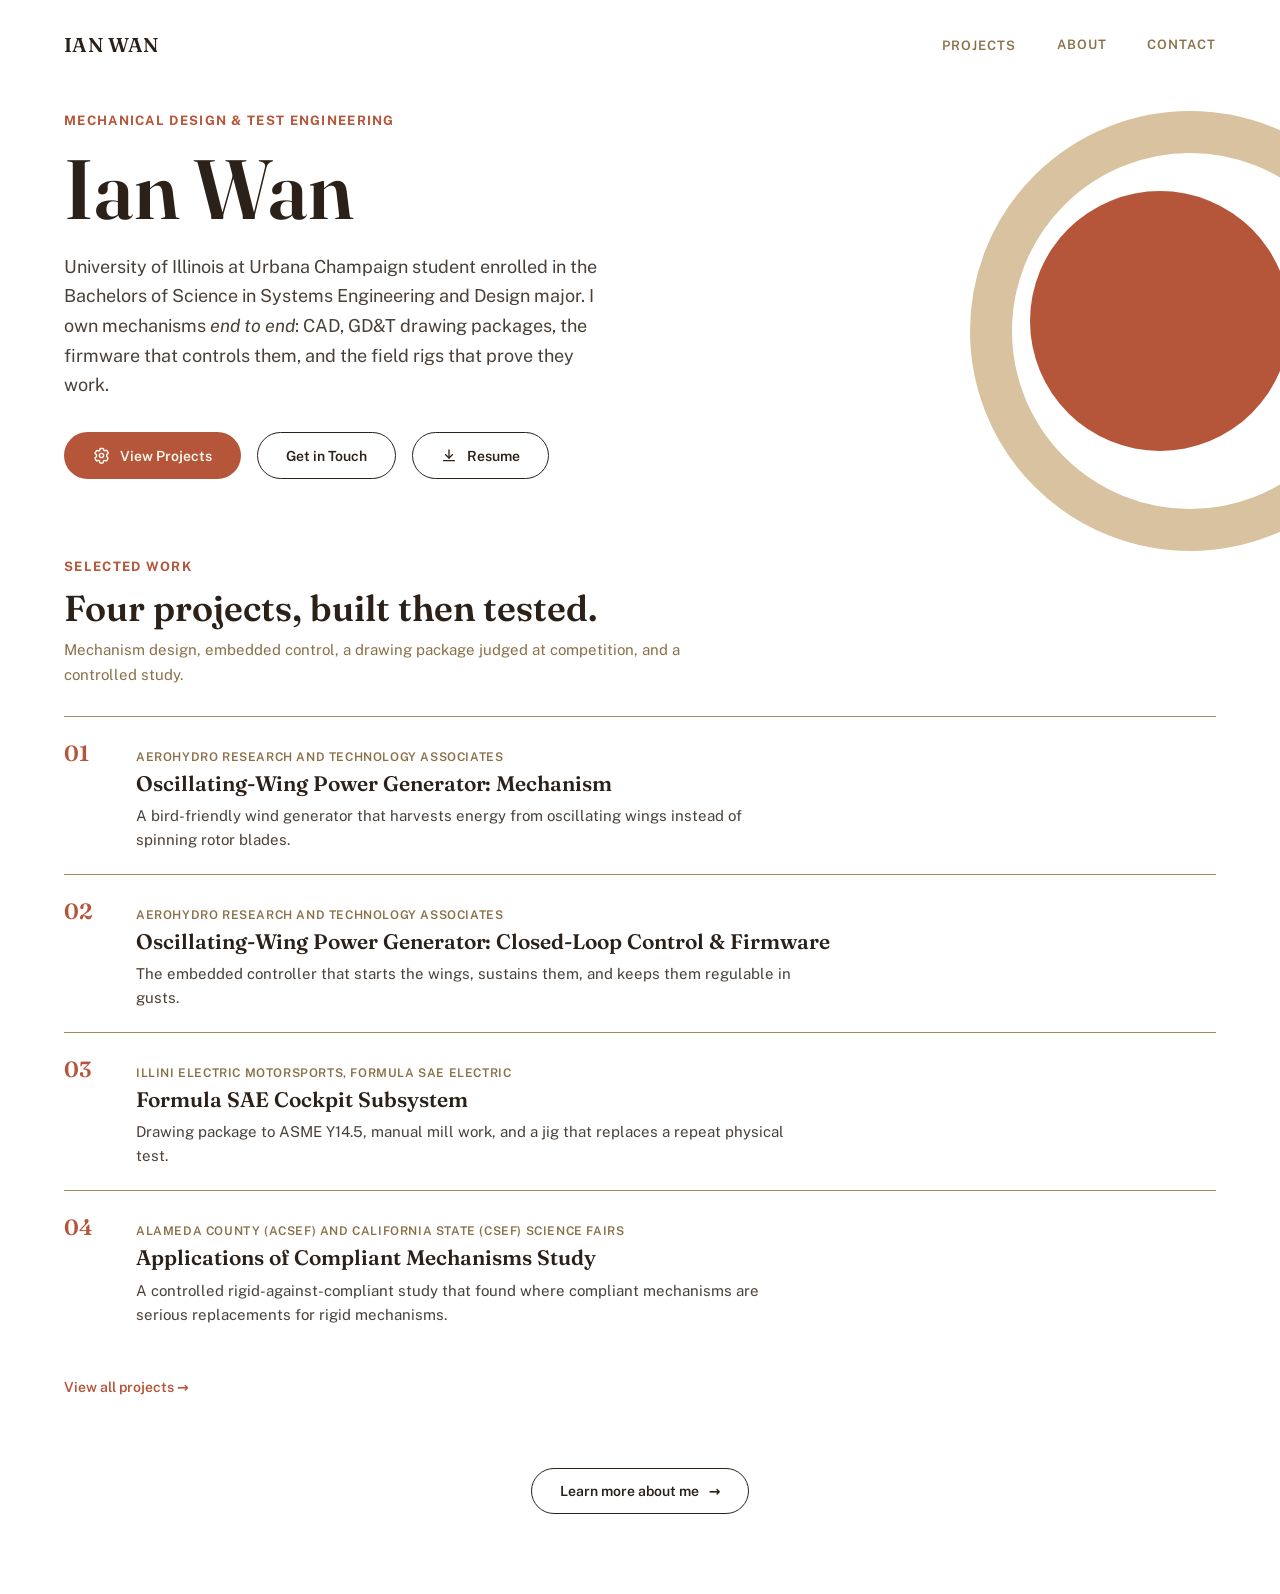
<file: index.html>
<!doctype html>
<html lang="en">
<head>
<meta charset="utf-8">
<meta name="viewport" content="width=device-width, initial-scale=1">
<title>Ian Wan — Mechanical Design &amp; Test Engineering</title>
<meta name="description" content="Ian Wan, Systems Engineering student at the University of Illinois Urbana-Champaign. Mechanism design, control firmware, and field testing — CAD, GD&amp;T drawing packages, and the rigs that prove the parts work.">
<link rel="canonical" href="https://wan-ian.github.io/IanWanPortfolio/">
<link rel="icon" href="favicon.svg" type="image/svg+xml">
<link rel="preconnect" href="https://fonts.googleapis.com">
<link rel="preconnect" href="https://fonts.gstatic.com" crossorigin>
<link rel="stylesheet" href="https://fonts.googleapis.com/css2?family=Fraunces:opsz,wght@9..144,500;9..144,600&amp;family=Public+Sans:wght@400;500;600&amp;display=swap">
<link rel="stylesheet" href="assets/css/style.css">
<noscript><style>#site-loader{display:none}</style></noscript>
</head>
<body>

<a class="iw-skip" href="#main">Skip to content</a>

<div id="site-loader" aria-hidden="true">
  <svg viewBox="0 0 24 24" fill="none" stroke="currentColor" stroke-width="2" stroke-linecap="round" stroke-linejoin="round" focusable="false">
    <path d="M12 15a3 3 0 1 0 0-6 3 3 0 0 0 0 6Z"></path>
    <path d="M19.4 13.5c.06-.49.1-.99.1-1.5s-.04-1.01-.1-1.5l1.9-1.48a.76.76 0 0 0 .18-.96l-1.8-3.12a.76.76 0 0 0-.92-.33l-2.24.9a7.4 7.4 0 0 0-1.3-.75l-.34-2.38A.75.75 0 0 0 14.1 2h-3.6a.75.75 0 0 0-.74.65l-.34 2.38c-.47.2-.9.45-1.3.75l-2.24-.9a.76.76 0 0 0-.92.33L2.86 8.33a.76.76 0 0 0 .18.96L4.94 10.77c-.06.49-.1.99-.1 1.5s.04 1.01.1 1.5l-1.9 1.48a.76.76 0 0 0-.18.96l1.8 3.12c.19.33.59.47.92.33l2.24-.9c.4.3.83.55 1.3.75l.34 2.38c.06.36.37.65.74.65h3.6c.37 0 .68-.29.74-.65l.34-2.38c.47-.2.9-.45 1.3-.75l2.24.9c.33.14.73 0 .92-.33l1.8-3.12a.76.76 0 0 0-.18-.96L19.4 13.5Z"></path>
  </svg>
</div>

<div id="top">

  <header>
        <nav class="iw-nav" aria-label="Main">
          <a class="iw-logo" href="index.html" aria-current="page">IAN WAN</a>
          <div class="iw-nav-links">
            <div class="iw-nav-item">
              <button class="iw-nav-link" data-projects-trigger aria-expanded="false" aria-controls="projects-menu">Projects</button>
              <div class="iw-dropdown" id="projects-menu" data-projects-dropdown>
                <a class="iw-dropdown-all" href="projects.html">All projects</a>
                <div class="iw-dropdown-divider"></div>
                <a class="iw-dropdown-project" href="projects/project-01.html">Oscillating-Wing Power Generator: Mechanism</a>
                <a class="iw-dropdown-gallery" href="projects/gallery-01.html">Photo Gallery</a>
                <div class="iw-dropdown-divider"></div>
                <a class="iw-dropdown-project" href="projects/project-02.html">Oscillating-Wing Power Generator: Closed-Loop Control &amp; Firmware</a>
                <div class="iw-dropdown-divider"></div>
                <a class="iw-dropdown-project" href="projects/project-03.html">Formula SAE Cockpit Subsystem</a>
                <a class="iw-dropdown-gallery" href="projects/gallery-03.html">Photo Gallery</a>
                <div class="iw-dropdown-divider"></div>
                <a class="iw-dropdown-project" href="projects/project-04.html">Applications of Compliant Mechanisms Study</a>
                <a class="iw-dropdown-gallery" href="projects/gallery-04.html">Photo Gallery</a>
              </div>
            </div>
            <a class="iw-nav-link" href="about.html">About</a>
            <a class="iw-nav-link" href="contact.html">Contact</a>
          </div>
    </nav>
  </header>

  <main id="main">

    <div class="iw-hero">
      <div class="iw-hero-ring" aria-hidden="true"></div>
      <div class="iw-hero-dot" aria-hidden="true"></div>

      <div class="iw-page" style="position: relative; z-index: 1; padding-top: 24px; padding-bottom: 72px;">
        <div style="max-width: 620px;">
        <p style="margin: 0; font-size: 13px; font-weight: 700; letter-spacing: 0.1em; text-transform: uppercase; color: var(--accent);">Mechanical Design &amp; Test Engineering</p>
        <h1 class="serif iw-display" style="--h1max: 84px; margin: 18px 0 20px 0; font-weight: 600; line-height: 1.02; color: var(--ink);">Ian Wan</h1>
        <p style="margin: 0 0 32px 0; font-size: 18px; line-height: 1.65; max-width: 540px;">University of Illinois at Urbana Champaign student enrolled in the Bachelors of Science in Systems Engineering and Design major. I own mechanisms <em>end to end</em>: CAD, GD&amp;T drawing packages, the firmware that controls them, and the field rigs that prove they work.</p>
        <div style="display: flex; gap: 16px; flex-wrap: wrap;">
          <a href="projects.html" class="iw-btn iw-btn-solid">
            <svg width="17" height="17" viewBox="0 0 24 24" fill="none" stroke="currentColor" stroke-width="2" stroke-linecap="round" stroke-linejoin="round" aria-hidden="true" focusable="false"><path d="M12 15a3 3 0 1 0 0-6 3 3 0 0 0 0 6Z"></path><path d="M19.4 13.5c.06-.49.1-.99.1-1.5s-.04-1.01-.1-1.5l1.9-1.48a.76.76 0 0 0 .18-.96l-1.8-3.12a.76.76 0 0 0-.92-.33l-2.24.9a7.4 7.4 0 0 0-1.3-.75l-.34-2.38A.75.75 0 0 0 14.1 2h-3.6a.75.75 0 0 0-.74.65l-.34 2.38c-.47.2-.9.45-1.3.75l-2.24-.9a.76.76 0 0 0-.92.33L2.86 8.33a.76.76 0 0 0 .18.96L4.94 10.77c-.06.49-.1.99-.1 1.5s.04 1.01.1 1.5l-1.9 1.48a.76.76 0 0 0-.18.96l1.8 3.12c.19.33.59.47.92.33l2.24-.9c.4.3.83.55 1.3.75l.34 2.38c.06.36.37.65.74.65h3.6c.37 0 .68-.29.74-.65l.34-2.38c.47-.2.9-.45 1.3-.75l2.24.9c.33.14.73 0 .92-.33l1.8-3.12a.76.76 0 0 0-.18-.96L19.4 13.5Z"></path></svg>
            View Projects
          </a>
          <a href="contact.html" class="iw-btn iw-btn-outline">Get in Touch</a>
          <a href="assets/resume.pdf" download class="iw-btn iw-btn-outline">
            <svg width="16" height="16" viewBox="0 0 24 24" fill="none" stroke="currentColor" stroke-width="2" stroke-linecap="round" stroke-linejoin="round" aria-hidden="true" focusable="false"><path d="M12 3v12"></path><path d="M7 10l5 5 5-5"></path><path d="M4 19h16"></path></svg>
            Resume
          </a>
          </div>
        </div>
      </div>
    </div>

    <section id="work" class="iw-page" style="padding-top: 8px; padding-bottom: 72px;">
      <p style="margin: 0; font-size: 13px; font-weight: 700; letter-spacing: 0.1em; text-transform: uppercase; color: var(--accent);">Selected Work</p>
      <h2 class="serif" style="margin: 12px 0 8px 0; font-weight: 600; font-size: clamp(26px, 5vw, 36px); color: var(--ink);">Four projects, built then tested.</h2>
      <p style="margin: 0 0 8px 0; font-size: 15px; line-height: 1.65; color: var(--muted); max-width: 620px;">Mechanism design, embedded control, a drawing package judged at competition, and a controlled study.</p>

      <ol class="iw-home-work">
        <li>
          <span class="iw-home-num" aria-hidden="true">01</span>
          <div>
            <p class="iw-home-org">AeroHydro Research and Technology Associates</p>
            <a class="iw-home-title serif iw-project-title" href="projects/project-01.html">Oscillating-Wing Power Generator: Mechanism</a>
            <p class="iw-home-sum">A bird-friendly wind generator that harvests energy from oscillating wings instead of spinning rotor blades.</p>
          </div>
        </li>
        <li>
          <span class="iw-home-num" aria-hidden="true">02</span>
          <div>
            <p class="iw-home-org">AeroHydro Research and Technology Associates</p>
            <a class="iw-home-title serif iw-project-title" href="projects/project-02.html">Oscillating-Wing Power Generator: Closed-Loop Control &amp; Firmware</a>
            <p class="iw-home-sum">The embedded controller that starts the wings, sustains them, and keeps them regulable in gusts.</p>
          </div>
        </li>
        <li>
          <span class="iw-home-num" aria-hidden="true">03</span>
          <div>
            <p class="iw-home-org">Illini Electric Motorsports, Formula SAE Electric</p>
            <a class="iw-home-title serif iw-project-title" href="projects/project-03.html">Formula SAE Cockpit Subsystem</a>
            <p class="iw-home-sum">Drawing package to ASME Y14.5, manual mill work, and a jig that replaces a repeat physical test.</p>
          </div>
        </li>
        <li>
          <span class="iw-home-num" aria-hidden="true">04</span>
          <div>
            <p class="iw-home-org">Alameda County (ACSEF) and California State (CSEF) Science Fairs</p>
            <a class="iw-home-title serif iw-project-title" href="projects/project-04.html">Applications of Compliant Mechanisms Study</a>
            <p class="iw-home-sum">A controlled rigid-against-compliant study that found where compliant mechanisms are serious replacements for rigid mechanisms.</p>
          </div>
        </li>
      </ol>

      <p style="margin: 28px 0 0 0;"><a href="projects.html" style="font-size: 14px; font-weight: 600; color: var(--accent);">View all projects <span aria-hidden="true">&rarr;</span></a></p>
    </section>

    <section class="iw-page" style="padding-bottom: 80px; display: flex; justify-content: center;">
      <a href="about.html" class="iw-btn iw-btn-outline">Learn more about me <span aria-hidden="true">&rarr;</span></a>
    </section>

  </main>
</div>

<script src="assets/js/site.js"></script>
</body>
</html>
</file>
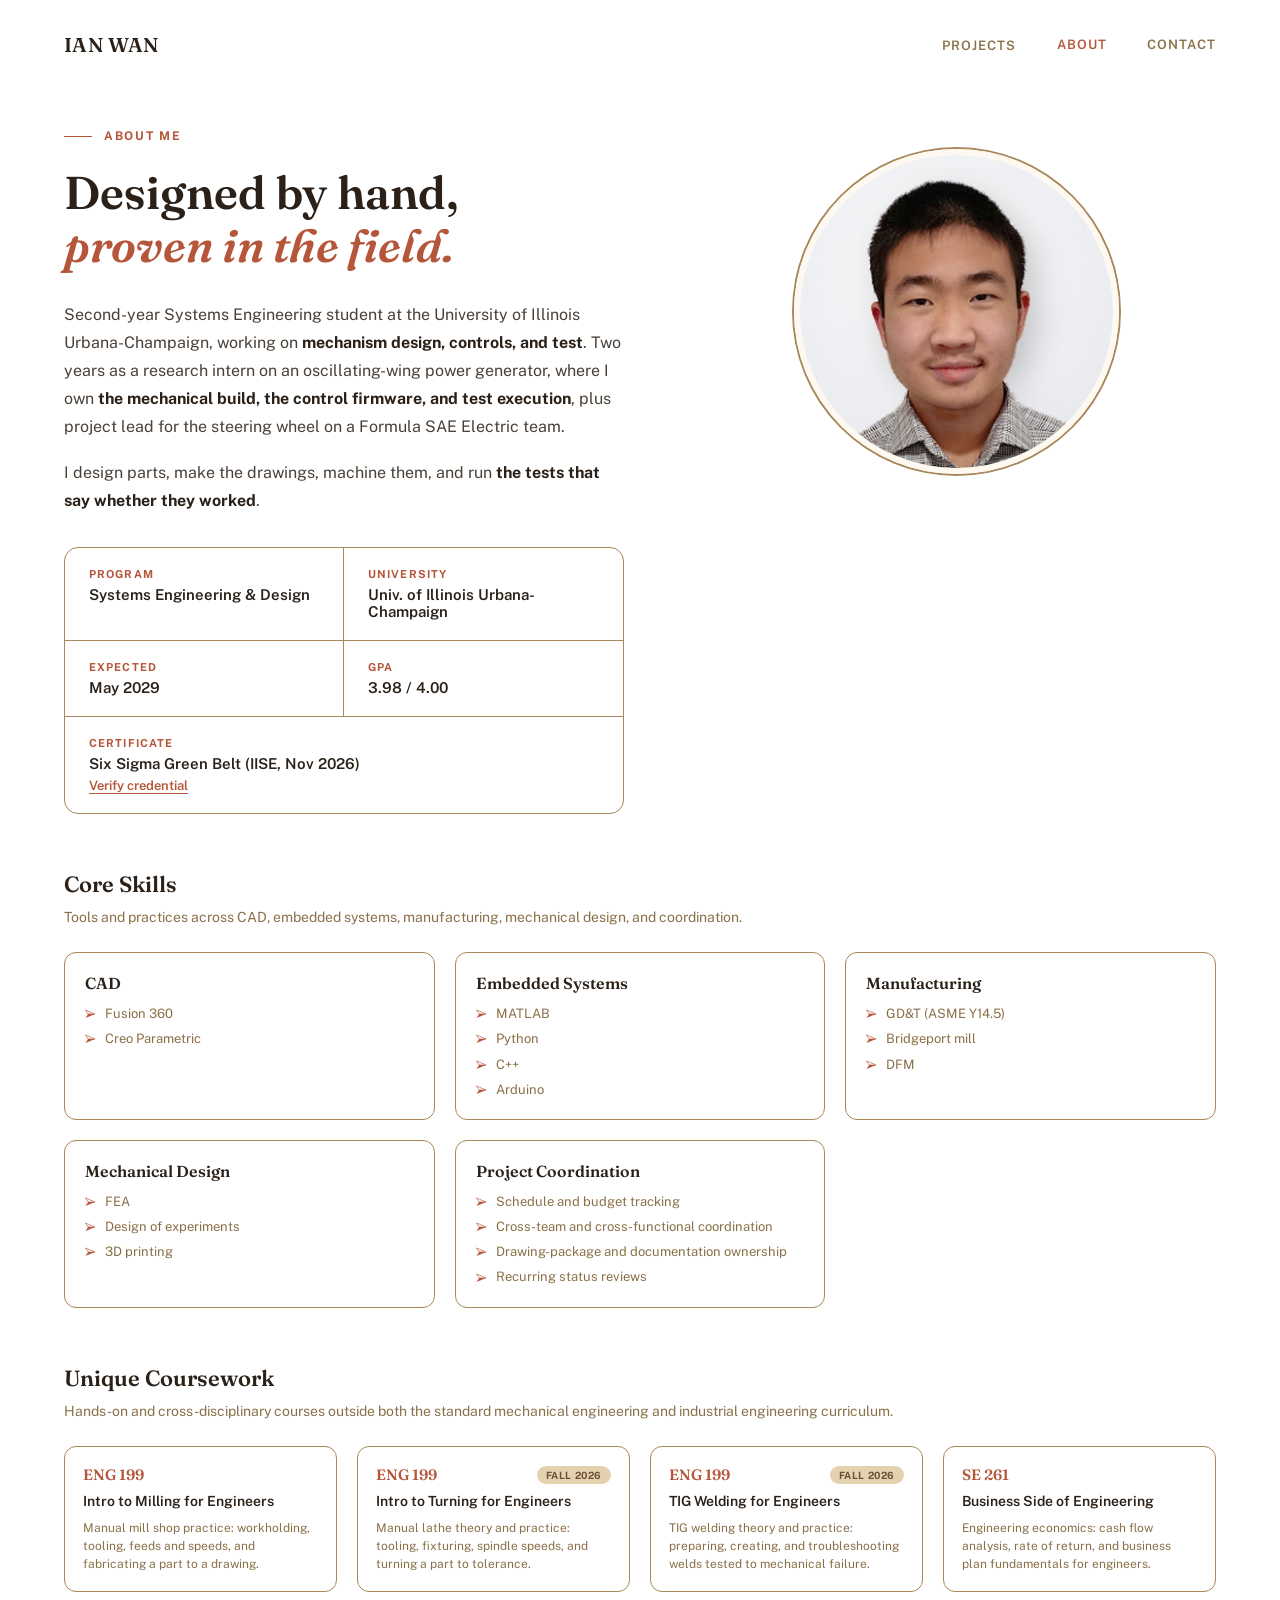
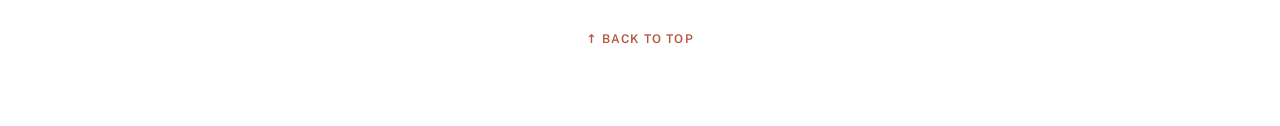
<file: about.html>
<!doctype html>
<html lang="en">
<head>
<meta charset="utf-8">
<meta name="viewport" content="width=device-width, initial-scale=1">
<title>About — Ian Wan</title>
<meta name="description" content="Second-year Systems Engineering student at the University of Illinois Urbana-Champaign. Two years of research on an oscillating-wing power generator, plus steering wheel lead on a Formula SAE Electric team.">
<link rel="canonical" href="https://wan-ian.github.io/IanWanPortfolio/about.html">
<link rel="icon" href="favicon.svg" type="image/svg+xml">
<link rel="preconnect" href="https://fonts.googleapis.com">
<link rel="preconnect" href="https://fonts.gstatic.com" crossorigin>
<link rel="stylesheet" href="https://fonts.googleapis.com/css2?family=Fraunces:opsz,wght@9..144,500;9..144,600&amp;family=Public+Sans:wght@400;500;600&amp;display=swap">
<link rel="stylesheet" href="assets/css/style.css">
<noscript><style>#site-loader{display:none}</style></noscript>
</head>
<body>

<a class="iw-skip" href="#main">Skip to content</a>

<div id="site-loader" aria-hidden="true">
  <svg viewBox="0 0 24 24" fill="none" stroke="currentColor" stroke-width="2" stroke-linecap="round" stroke-linejoin="round" focusable="false">
    <path d="M12 15a3 3 0 1 0 0-6 3 3 0 0 0 0 6Z"></path>
    <path d="M19.4 13.5c.06-.49.1-.99.1-1.5s-.04-1.01-.1-1.5l1.9-1.48a.76.76 0 0 0 .18-.96l-1.8-3.12a.76.76 0 0 0-.92-.33l-2.24.9a7.4 7.4 0 0 0-1.3-.75l-.34-2.38A.75.75 0 0 0 14.1 2h-3.6a.75.75 0 0 0-.74.65l-.34 2.38c-.47.2-.9.45-1.3.75l-2.24-.9a.76.76 0 0 0-.92.33L2.86 8.33a.76.76 0 0 0 .18.96L4.94 10.77c-.06.49-.1.99-.1 1.5s.04 1.01.1 1.5l-1.9 1.48a.76.76 0 0 0-.18.96l1.8 3.12c.19.33.59.47.92.33l2.24-.9c.4.3.83.55 1.3.75l.34 2.38c.06.36.37.65.74.65h3.6c.37 0 .68-.29.74-.65l.34-2.38c.47-.2.9-.45 1.3-.75l2.24.9c.33.14.73 0 .92-.33l1.8-3.12a.76.76 0 0 0-.18-.96L19.4 13.5Z"></path>
  </svg>
</div>

<div id="top">
  <header>
    <nav class="iw-nav" aria-label="Main">
      <a class="iw-logo" href="index.html">IAN WAN</a>
      <div class="iw-nav-links">
        <div class="iw-nav-item">
          <button class="iw-nav-link" data-projects-trigger aria-expanded="false" aria-controls="projects-menu">Projects</button>
          <div class="iw-dropdown" id="projects-menu" data-projects-dropdown>
            <a class="iw-dropdown-all" href="projects.html">All projects</a>
            <div class="iw-dropdown-divider"></div>
            <a class="iw-dropdown-project" href="projects/project-01.html">Oscillating-Wing Power Generator: Mechanism</a>
            <a class="iw-dropdown-gallery" href="projects/gallery-01.html">Photo Gallery</a>
            <div class="iw-dropdown-divider"></div>
            <a class="iw-dropdown-project" href="projects/project-02.html">Oscillating-Wing Power Generator: Closed-Loop Control &amp; Firmware</a>
            <div class="iw-dropdown-divider"></div>
            <a class="iw-dropdown-project" href="projects/project-03.html">Formula SAE Cockpit Subsystem</a>
            <a class="iw-dropdown-gallery" href="projects/gallery-03.html">Photo Gallery</a>
            <div class="iw-dropdown-divider"></div>
            <a class="iw-dropdown-project" href="projects/project-04.html">Applications of Compliant Mechanisms Study</a>
            <a class="iw-dropdown-gallery" href="projects/gallery-04.html">Photo Gallery</a>
          </div>
        </div>
        <a class="iw-nav-link" href="about.html" aria-current="page">About</a>
        <a class="iw-nav-link" href="contact.html">Contact</a>
      </div>
    </nav>
  </header>

  <main id="main" class="iw-page" style="padding-top: 40px; padding-bottom: 40px;">

    <div style="display: flex; gap: 72px; align-items: flex-start; flex-wrap: wrap; margin-bottom: 56px;">

      <div style="flex: 1 1 460px; max-width: 560px;">
        <p style="display: flex; align-items: center; gap: 12px; margin: 0 0 24px 0; font-size: 12px; font-weight: 700; letter-spacing: 0.14em; text-transform: uppercase; color: var(--accent);">
          <span style="width: 28px; height: 1px; background: var(--accent);" aria-hidden="true"></span>
          About Me
        </p>

        <h1 class="serif iw-h1" style="--h1max: 46px; margin: 0 0 28px 0; font-weight: 600; line-height: 1.15; color: var(--ink);">Designed by hand,<br><em style="color: var(--accent);">proven in the field.</em></h1>

        <p style="margin: 0 0 18px 0; font-size: 16px; line-height: 1.75;">Second-year Systems Engineering student at the University of Illinois Urbana-Champaign, working on <strong style="color: var(--ink);">mechanism design, controls, and test</strong>. Two years as a research intern on an oscillating-wing power generator, where I own <strong style="color: var(--ink);">the mechanical build, the control firmware, and test execution</strong>, plus project lead for the steering wheel on a Formula SAE Electric team.</p>
        <p style="margin: 0 0 32px 0; font-size: 16px; line-height: 1.75;">I design parts, make the drawings, machine them, and run <strong style="color: var(--ink);">the tests that say whether they worked</strong>.</p>

        <div style="border: 1px solid var(--border); border-radius: 14px; overflow: hidden;">
          <dl style="display: grid; grid-template-columns: 1fr 1fr; margin: 0;">
            <div style="padding: 20px 24px; border-right: 1px solid var(--border); border-bottom: 1px solid var(--border);">
              <dt style="font-size: 11px; font-weight: 700; letter-spacing: 0.1em; text-transform: uppercase; color: var(--accent);">Program</dt>
              <dd style="font-size: 15px; font-weight: 600; color: var(--ink); margin: 6px 0 0 0;">Systems Engineering &amp; Design</dd>
            </div>
            <div style="padding: 20px 24px; border-bottom: 1px solid var(--border);">
              <dt style="font-size: 11px; font-weight: 700; letter-spacing: 0.1em; text-transform: uppercase; color: var(--accent);">University</dt>
              <dd style="font-size: 15px; font-weight: 600; color: var(--ink); margin: 6px 0 0 0;">Univ. of Illinois Urbana-Champaign</dd>
            </div>
            <div style="padding: 20px 24px; border-right: 1px solid var(--border);">
              <dt style="font-size: 11px; font-weight: 700; letter-spacing: 0.1em; text-transform: uppercase; color: var(--accent);">Expected</dt>
              <dd style="font-size: 15px; font-weight: 600; color: var(--ink); margin: 6px 0 0 0;">May 2029</dd>
            </div>
            <div style="padding: 20px 24px;">
              <dt style="font-size: 11px; font-weight: 700; letter-spacing: 0.1em; text-transform: uppercase; color: var(--accent);">GPA</dt>
              <dd style="font-size: 15px; font-weight: 600; color: var(--ink); margin: 6px 0 0 0;">3.98 / 4.00</dd>
            </div>
            <div style="grid-column: 1 / -1; padding: 20px 24px; border-top: 1px solid var(--border);">
              <dt style="font-size: 11px; font-weight: 700; letter-spacing: 0.1em; text-transform: uppercase; color: var(--accent);">Certificate</dt>
              <dd style="font-size: 15px; font-weight: 600; color: var(--ink); margin: 6px 0 0 0;">Six Sigma Green Belt (IISE, Nov 2026)</dd>
              <dd style="font-size: 13px; margin: 6px 0 0 0;"><a href="https://www.credential.net/79177a0b-37c8-44ab-9e30-12c67c240db6" target="_blank" rel="noopener" style="font-weight: 600; color: var(--accent); text-decoration: underline; text-underline-offset: 3px;">Verify credential<span class="iw-sr-only"> (opens in a new tab)</span></a></dd>
            </div>
          </dl>
        </div>
      </div>

      <div style="flex: 0 1 325px; display: flex; justify-content: center; padding-top: 20px; margin: 0 auto;">
        <img class="iw-headshot" src="assets/img/headshot.jpg" alt="Portrait of Ian Wan" width="650" height="642" decoding="async">
      </div>

    </div>

    <section style="margin-bottom: 56px;">
      <h2 class="serif iw-section-head">Core Skills</h2>
      <p style="margin: 0 0 24px 0; font-size: 14px; line-height: 1.6; color: var(--muted); max-width: 760px;">Tools and practices across CAD, embedded systems, manufacturing, mechanical design, and coordination.</p>

      <div class="iw-grid-3">
        <div class="iw-card">
          <h3 class="serif" style="font-weight: 600; font-size: 16px; color: var(--ink); margin: 0 0 12px 0;">CAD</h3>
          <ul class="iw-dart-list">
            <li>Fusion 360</li>
            <li>Creo Parametric</li>
          </ul>
        </div>
        <div class="iw-card">
          <h3 class="serif" style="font-weight: 600; font-size: 16px; color: var(--ink); margin: 0 0 12px 0;">Embedded Systems</h3>
          <ul class="iw-dart-list">
            <li>MATLAB</li>
            <li>Python</li>
            <li>C++</li>
            <li>Arduino</li>
          </ul>
        </div>
        <div class="iw-card">
          <h3 class="serif" style="font-weight: 600; font-size: 16px; color: var(--ink); margin: 0 0 12px 0;">Manufacturing</h3>
          <ul class="iw-dart-list">
            <li>GD&amp;T (ASME Y14.5)</li>
            <li>Bridgeport mill</li>
            <li>DFM</li>
          </ul>
        </div>
        <div class="iw-card">
          <h3 class="serif" style="font-weight: 600; font-size: 16px; color: var(--ink); margin: 0 0 12px 0;">Mechanical Design</h3>
          <ul class="iw-dart-list">
            <li>FEA</li>
            <li>Design of experiments</li>
            <li>3D printing</li>
          </ul>
        </div>
        <div class="iw-card">
          <h3 class="serif" style="font-weight: 600; font-size: 16px; color: var(--ink); margin: 0 0 12px 0;">Project Coordination</h3>
          <ul class="iw-dart-list">
            <li>Schedule and budget tracking</li>
            <li>Cross-team and cross-functional coordination</li>
            <li>Drawing-package and documentation ownership</li>
            <li>Recurring status reviews</li>
          </ul>
        </div>
      </div>
    </section>

    <section>
      <h2 class="serif iw-section-head">Unique Coursework</h2>
      <p style="margin: 0 0 24px 0; font-size: 14px; line-height: 1.6; color: var(--muted); max-width: 843px;">Hands-on and cross-disciplinary courses outside both the standard mechanical engineering and industrial engineering curriculum.</p>

      <div class="iw-grid-4">
        <div class="iw-course-card">
          <div style="display: flex; align-items: center; justify-content: space-between; gap: 8px;">
            <p class="serif" style="font-weight: 600; font-size: 15px; color: var(--accent); margin: 0;">ENG 199</p>
          </div>
          <h3 style="font-size: 14px; font-weight: 600; color: var(--ink); line-height: 1.35; margin: 0;">Intro to Milling for Engineers</h3>
          <p style="font-size: 12px; color: var(--muted); line-height: 1.5; margin: 0;">Manual mill shop practice: workholding, tooling, feeds and speeds, and fabricating a part to a drawing.</p>
        </div>
        <div class="iw-course-card">
          <div style="display: flex; align-items: center; justify-content: space-between; gap: 8px;">
            <p class="serif" style="font-weight: 600; font-size: 15px; color: var(--accent); margin: 0;">ENG 199</p>
            <span class="iw-badge">Fall 2026</span>
          </div>
          <h3 style="font-size: 14px; font-weight: 600; color: var(--ink); line-height: 1.35; margin: 0;">Intro to Turning for Engineers</h3>
          <p style="font-size: 12px; color: var(--muted); line-height: 1.5; margin: 0;">Manual lathe theory and practice: tooling, fixturing, spindle speeds, and turning a part to tolerance.</p>
        </div>
        <div class="iw-course-card">
          <div style="display: flex; align-items: center; justify-content: space-between; gap: 8px;">
            <p class="serif" style="font-weight: 600; font-size: 15px; color: var(--accent); margin: 0;">ENG 199</p>
            <span class="iw-badge">Fall 2026</span>
          </div>
          <h3 style="font-size: 14px; font-weight: 600; color: var(--ink); line-height: 1.35; margin: 0;">TIG Welding for Engineers</h3>
          <p style="font-size: 12px; color: var(--muted); line-height: 1.5; margin: 0;">TIG welding theory and practice: preparing, creating, and troubleshooting welds tested to mechanical failure.</p>
        </div>
        <div class="iw-course-card">
          <div style="display: flex; align-items: center; justify-content: space-between; gap: 8px;">
            <p class="serif" style="font-weight: 600; font-size: 15px; color: var(--accent); margin: 0;">SE 261</p>
          </div>
          <h3 style="font-size: 14px; font-weight: 600; color: var(--ink); line-height: 1.35; margin: 0;">Business Side of Engineering</h3>
          <p style="font-size: 12px; color: var(--muted); line-height: 1.5; margin: 0;">Engineering economics: cash flow analysis, rate of return, and business plan fundamentals for engineers.</p>
        </div>
      </div>
    </section>

    <a href="#top" class="iw-back-to-top"><span aria-hidden="true">&uarr;</span> Back to top</a>

  </main>
</div>

<script src="assets/js/site.js"></script>
</body>
</html>
</file>
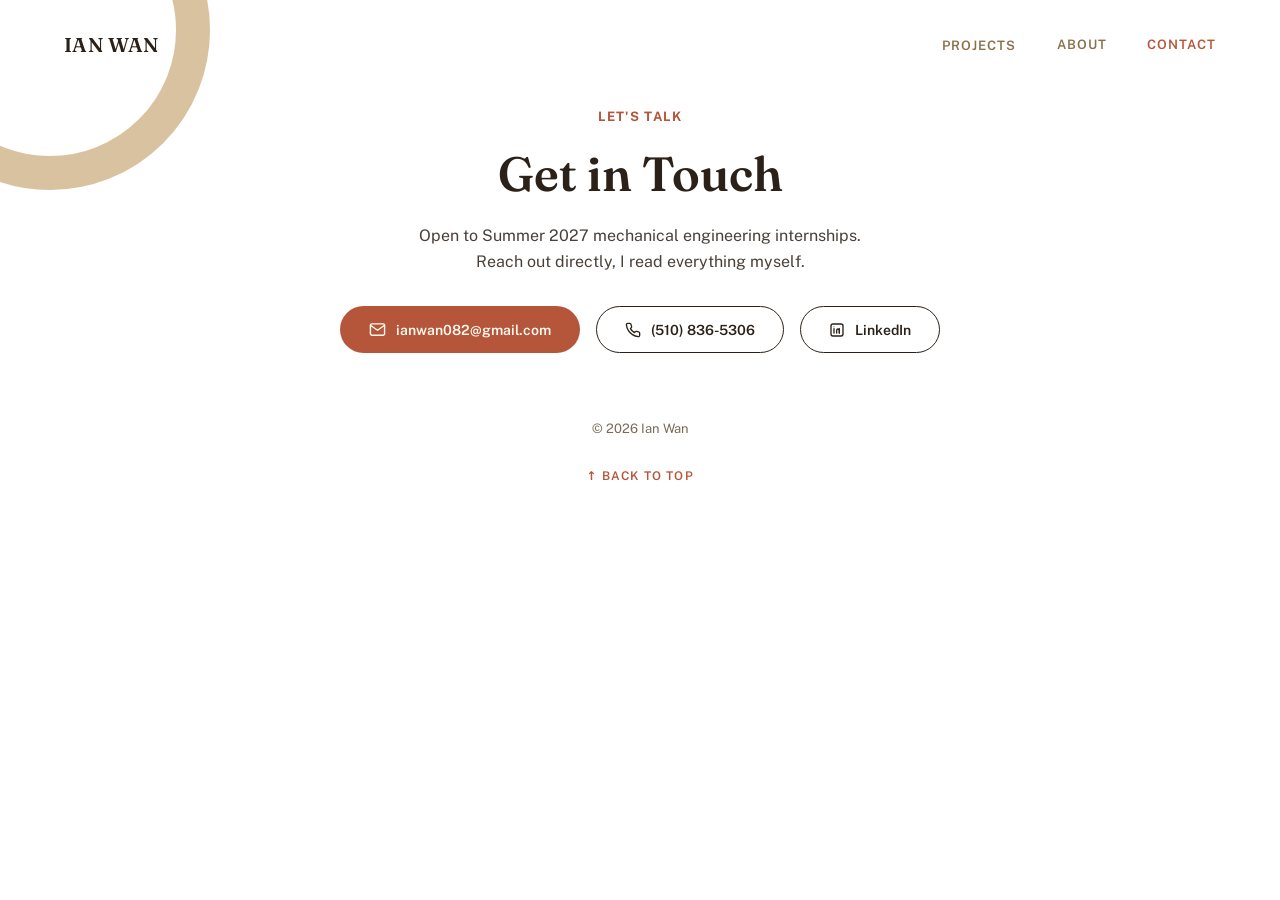
<file: contact.html>
<!doctype html>
<html lang="en">
<head>
<meta charset="utf-8">
<meta name="viewport" content="width=device-width, initial-scale=1">
<title>Contact — Ian Wan</title>
<meta name="description" content="Get in touch with Ian Wan. Open to Summer 2027 mechanical engineering internships — reach out by email or on LinkedIn.">
<link rel="canonical" href="https://wan-ian.github.io/IanWanPortfolio/contact.html">
<link rel="icon" href="favicon.svg" type="image/svg+xml">
<link rel="preconnect" href="https://fonts.googleapis.com">
<link rel="preconnect" href="https://fonts.gstatic.com" crossorigin>
<link rel="stylesheet" href="https://fonts.googleapis.com/css2?family=Fraunces:opsz,wght@9..144,500;9..144,600&amp;family=Public+Sans:wght@400;500;600&amp;display=swap">
<link rel="stylesheet" href="assets/css/style.css">
<noscript><style>#site-loader{display:none}</style></noscript>
</head>
<body>

<a class="iw-skip" href="#main">Skip to content</a>

<div id="site-loader" aria-hidden="true">
  <svg viewBox="0 0 24 24" fill="none" stroke="currentColor" stroke-width="2" stroke-linecap="round" stroke-linejoin="round" focusable="false">
    <path d="M12 15a3 3 0 1 0 0-6 3 3 0 0 0 0 6Z"></path>
    <path d="M19.4 13.5c.06-.49.1-.99.1-1.5s-.04-1.01-.1-1.5l1.9-1.48a.76.76 0 0 0 .18-.96l-1.8-3.12a.76.76 0 0 0-.92-.33l-2.24.9a7.4 7.4 0 0 0-1.3-.75l-.34-2.38A.75.75 0 0 0 14.1 2h-3.6a.75.75 0 0 0-.74.65l-.34 2.38c-.47.2-.9.45-1.3.75l-2.24-.9a.76.76 0 0 0-.92.33L2.86 8.33a.76.76 0 0 0 .18.96L4.94 10.77c-.06.49-.1.99-.1 1.5s.04 1.01.1 1.5l-1.9 1.48a.76.76 0 0 0-.18.96l1.8 3.12c.19.33.59.47.92.33l2.24-.9c.4.3.83.55 1.3.75l.34 2.38c.06.36.37.65.74.65h3.6c.37 0 .68-.29.74-.65l.34-2.38c.47-.2.9-.45 1.3-.75l2.24.9c.33.14.73 0 .92-.33l1.8-3.12a.76.76 0 0 0-.18-.96L19.4 13.5Z"></path>
  </svg>
</div>

<div id="top" style="position: relative; overflow: hidden;">
  <div style="position: absolute; left: -110px; top: -130px; width: 320px; height: 320px; border-radius: 50%; border: 34px solid var(--border-soft); box-sizing: border-box; pointer-events: none;" aria-hidden="true"></div>

  <div style="position: relative; z-index: 1;">
    <header>
      <nav class="iw-nav" aria-label="Main">
        <a class="iw-logo" href="index.html">IAN WAN</a>
        <div class="iw-nav-links">
          <div class="iw-nav-item">
            <button class="iw-nav-link" data-projects-trigger aria-expanded="false" aria-controls="projects-menu">Projects</button>
            <div class="iw-dropdown" id="projects-menu" data-projects-dropdown>
              <a class="iw-dropdown-all" href="projects.html">All projects</a>
              <div class="iw-dropdown-divider"></div>
              <a class="iw-dropdown-project" href="projects/project-01.html">Oscillating-Wing Power Generator: Mechanism</a>
              <a class="iw-dropdown-gallery" href="projects/gallery-01.html">Photo Gallery</a>
              <div class="iw-dropdown-divider"></div>
              <a class="iw-dropdown-project" href="projects/project-02.html">Oscillating-Wing Power Generator: Closed-Loop Control &amp; Firmware</a>
              <div class="iw-dropdown-divider"></div>
              <a class="iw-dropdown-project" href="projects/project-03.html">Formula SAE Cockpit Subsystem</a>
              <a class="iw-dropdown-gallery" href="projects/gallery-03.html">Photo Gallery</a>
              <div class="iw-dropdown-divider"></div>
              <a class="iw-dropdown-project" href="projects/project-04.html">Applications of Compliant Mechanisms Study</a>
              <a class="iw-dropdown-gallery" href="projects/gallery-04.html">Photo Gallery</a>
            </div>
          </div>
          <a class="iw-nav-link" href="about.html">About</a>
          <a class="iw-nav-link" href="contact.html" aria-current="page">Contact</a>
        </div>
      </nav>
    </header>

    <main id="main" class="iw-page" style="padding-top: 20px; padding-bottom: 20px; display: flex; flex-direction: column; align-items: center; text-align: center; gap: 20px;">
      <p style="margin: 0; font-size: 13px; font-weight: 700; letter-spacing: 0.1em; text-transform: uppercase; color: var(--accent);">Let's Talk</p>
      <h1 class="serif iw-h1" style="--h1max: 48px; margin: 0; font-weight: 600; color: var(--ink);">Get in Touch</h1>
      <p style="margin: 0; font-size: 16px; max-width: 460px; line-height: 1.6;">Open to Summer 2027 mechanical engineering internships. Reach out directly, I read everything myself.</p>
      <div style="display: flex; gap: 16px; margin-top: 12px; flex-wrap: wrap; justify-content: center;">
        <a href="mailto:ianwan082@gmail.com" class="iw-btn iw-btn-solid">
          <svg width="17" height="17" viewBox="0 0 24 24" fill="none" stroke="currentColor" stroke-width="2" stroke-linecap="round" stroke-linejoin="round" aria-hidden="true" focusable="false"><rect x="2" y="4" width="20" height="16" rx="2"></rect><path d="M2 6l10 7 10-7"></path></svg>
          ianwan082@gmail.com
        </a>
        <a href="tel:+15108365306" class="iw-btn iw-btn-outline">
          <svg width="16" height="16" viewBox="0 0 24 24" fill="none" stroke="currentColor" stroke-width="2" stroke-linecap="round" stroke-linejoin="round" aria-hidden="true" focusable="false"><path d="M22 16.92v3a2 2 0 0 1-2.18 2 19.79 19.79 0 0 1-8.63-3.07 19.5 19.5 0 0 1-6-6A19.79 19.79 0 0 1 2.12 4.22 2 2 0 0 1 4.11 2h3a2 2 0 0 1 2 1.72c.13.96.36 1.9.7 2.81a2 2 0 0 1-.45 2.11L8.09 9.91a16 16 0 0 0 6 6l1.27-1.27a2 2 0 0 1 2.11-.45c.91.34 1.85.57 2.81.7A2 2 0 0 1 22 16.92Z"></path></svg>
          (510) 836-5306
        </a>
        <a href="https://linkedin.com/in/wan-ian" target="_blank" rel="noopener" class="iw-btn iw-btn-outline">
          <svg width="16" height="16" viewBox="0 0 24 24" fill="none" stroke="currentColor" stroke-width="2" stroke-linecap="round" stroke-linejoin="round" aria-hidden="true" focusable="false"><rect x="3" y="3" width="18" height="18" rx="3"></rect><line x1="7.5" y1="10" x2="7.5" y2="16.5"></line><circle cx="7.5" cy="7" r="0.75" fill="currentColor" stroke="none"></circle><path d="M11.5 16.5v-4a2 2 0 0 1 4 0v4"></path><line x1="15.5" y1="10" x2="15.5" y2="16.5"></line></svg>
          LinkedIn <span class="iw-sr-only">(opens in a new tab)</span>
        </a>
      </div>
    </main>

    <footer class="iw-page" style="display: flex; flex-direction: column; align-items: center; text-align: center; gap: 20px; padding-bottom: 60px;">
      <p class="iw-footer-note" style="margin-top: 48px;">&copy; 2026 Ian Wan</p>
      <a href="#top" style="font-size: 12px; font-weight: 600; letter-spacing: 0.1em; text-transform: uppercase; color: var(--accent);"><span aria-hidden="true">&uarr;</span> Back to top</a>
    </footer>
  </div>
</div>

<script src="assets/js/site.js"></script>
</body>
</html>
</file>
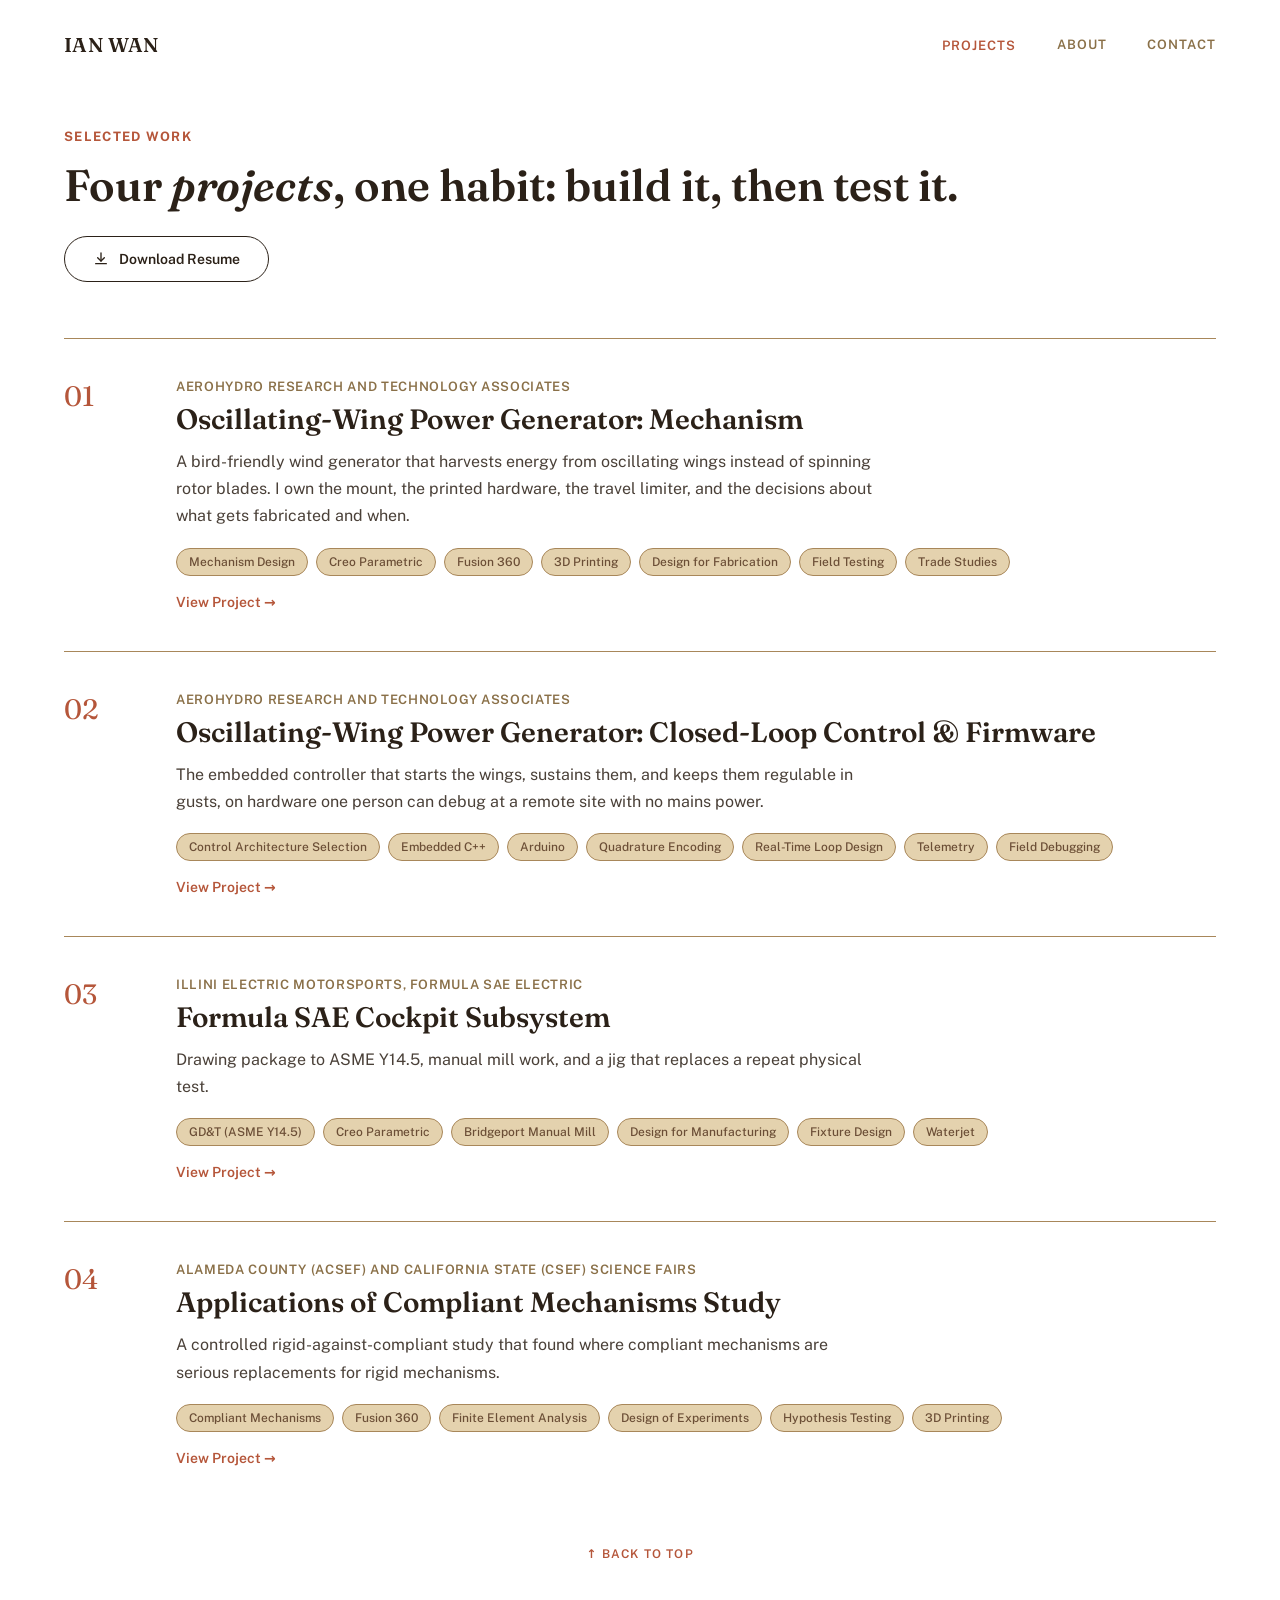
<file: projects.html>
<!doctype html>
<html lang="en">
<head>
<meta charset="utf-8">
<meta name="viewport" content="width=device-width, initial-scale=1">
<title>Projects — Ian Wan</title>
<meta name="description" content="Four engineering projects by Ian Wan: an oscillating-wing power generator mechanism and its control firmware, a Formula SAE cockpit subsystem, and a compliant mechanisms study.">
<link rel="canonical" href="https://wan-ian.github.io/IanWanPortfolio/projects.html">
<link rel="icon" href="favicon.svg" type="image/svg+xml">
<link rel="preconnect" href="https://fonts.googleapis.com">
<link rel="preconnect" href="https://fonts.gstatic.com" crossorigin>
<link rel="stylesheet" href="https://fonts.googleapis.com/css2?family=Fraunces:opsz,wght@9..144,500;9..144,600&amp;family=Public+Sans:wght@400;500;600&amp;display=swap">
<link rel="stylesheet" href="assets/css/style.css">
<noscript><style>#site-loader{display:none}</style></noscript>
</head>
<body>

<a class="iw-skip" href="#main">Skip to content</a>

<div id="site-loader" aria-hidden="true">
  <svg viewBox="0 0 24 24" fill="none" stroke="currentColor" stroke-width="2" stroke-linecap="round" stroke-linejoin="round" focusable="false">
    <path d="M12 15a3 3 0 1 0 0-6 3 3 0 0 0 0 6Z"></path>
    <path d="M19.4 13.5c.06-.49.1-.99.1-1.5s-.04-1.01-.1-1.5l1.9-1.48a.76.76 0 0 0 .18-.96l-1.8-3.12a.76.76 0 0 0-.92-.33l-2.24.9a7.4 7.4 0 0 0-1.3-.75l-.34-2.38A.75.75 0 0 0 14.1 2h-3.6a.75.75 0 0 0-.74.65l-.34 2.38c-.47.2-.9.45-1.3.75l-2.24-.9a.76.76 0 0 0-.92.33L2.86 8.33a.76.76 0 0 0 .18.96L4.94 10.77c-.06.49-.1.99-.1 1.5s.04 1.01.1 1.5l-1.9 1.48a.76.76 0 0 0-.18.96l1.8 3.12c.19.33.59.47.92.33l2.24-.9c.4.3.83.55 1.3.75l.34 2.38c.06.36.37.65.74.65h3.6c.37 0 .68-.29.74-.65l.34-2.38c.47-.2.9-.45 1.3-.75l2.24.9c.33.14.73 0 .92-.33l1.8-3.12a.76.76 0 0 0-.18-.96L19.4 13.5Z"></path>
  </svg>
</div>

<div id="top">
  <header>
    <nav class="iw-nav" aria-label="Main">
      <a class="iw-logo" href="index.html">IAN WAN</a>
      <div class="iw-nav-links">
        <div class="iw-nav-item">
          <button class="iw-nav-link" data-projects-trigger aria-expanded="false" aria-controls="projects-menu" aria-current="page">Projects</button>
          <div class="iw-dropdown" id="projects-menu" data-projects-dropdown>
            <a class="iw-dropdown-all" href="projects.html">All projects</a>
            <div class="iw-dropdown-divider"></div>
            <a class="iw-dropdown-project" href="projects/project-01.html">Oscillating-Wing Power Generator: Mechanism</a>
            <a class="iw-dropdown-gallery" href="projects/gallery-01.html">Photo Gallery</a>
            <div class="iw-dropdown-divider"></div>
            <a class="iw-dropdown-project" href="projects/project-02.html">Oscillating-Wing Power Generator: Closed-Loop Control &amp; Firmware</a>
            <div class="iw-dropdown-divider"></div>
            <a class="iw-dropdown-project" href="projects/project-03.html">Formula SAE Cockpit Subsystem</a>
            <a class="iw-dropdown-gallery" href="projects/gallery-03.html">Photo Gallery</a>
            <div class="iw-dropdown-divider"></div>
            <a class="iw-dropdown-project" href="projects/project-04.html">Applications of Compliant Mechanisms Study</a>
            <a class="iw-dropdown-gallery" href="projects/gallery-04.html">Photo Gallery</a>
          </div>
        </div>
        <a class="iw-nav-link" href="about.html">About</a>
        <a class="iw-nav-link" href="contact.html">Contact</a>
      </div>
    </nav>
  </header>

  <main id="main" class="iw-page" style="padding-top: 40px; padding-bottom: 32px;">

    <div style="margin-bottom: 56px;">
      <p style="margin: 0; font-size: 13px; font-weight: 700; letter-spacing: 0.1em; text-transform: uppercase; color: var(--accent);">Selected Work</p>
      <h1 class="serif iw-h1" style="--h1max: 44px; margin: 14px 0 24px 0; font-weight: 600; color: var(--ink); max-width: 900px;">Four <em>projects</em>, one habit: build it, then test it.</h1>
      <a href="assets/resume.pdf" download class="iw-btn iw-btn-outline">
        <svg width="16" height="16" viewBox="0 0 24 24" fill="none" stroke="currentColor" stroke-width="2" stroke-linecap="round" stroke-linejoin="round" aria-hidden="true" focusable="false"><path d="M12 3v12"></path><path d="M7 10l5 5 5-5"></path><path d="M4 19h16"></path></svg>
        Download Resume
      </a>
    </div>

    <article id="project-01" style="padding: 40px 0; border-top: 1px solid var(--border); display: flex; gap: 40px; align-items: flex-start; flex-wrap: wrap;">
      <p class="serif" style="flex: 0 0 72px; font-size: 28px; color: var(--accent); margin: 0;" aria-hidden="true">01</p>
      <div style="flex: 1 1 480px;">
        <p style="margin: 0; font-size: 13px; font-weight: 600; letter-spacing: 0.05em; text-transform: uppercase; color: var(--muted);">AeroHydro Research and Technology Associates</p>
        <h2 class="serif" style="font-weight: 600; font-size: 28px; margin: 8px 0 0 0;"><a class="iw-project-title" href="projects/project-01.html" style="color: var(--ink);">Oscillating-Wing Power Generator: Mechanism</a></h2>
        <p style="margin: 12px 0 18px 0; font-size: 16px; line-height: 1.7; max-width: 700px;">A bird-friendly wind generator that harvests energy from oscillating wings instead of spinning rotor blades. I own the mount, the printed hardware, the travel limiter, and the decisions about what gets fabricated and when.</p>
        <ul style="display: flex; flex-wrap: wrap; gap: 8px; margin: 0 0 16px 0; padding: 0; list-style: none;">
          <li class="iw-tag">Mechanism Design</li><li class="iw-tag">Creo Parametric</li><li class="iw-tag">Fusion 360</li><li class="iw-tag">3D Printing</li><li class="iw-tag">Design for Fabrication</li><li class="iw-tag">Field Testing</li><li class="iw-tag">Trade Studies</li>
        </ul>
        <a href="projects/project-01.html" style="font-size: 14px; font-weight: 600; color: var(--accent);">View Project <span aria-hidden="true">&rarr;</span></a>
      </div>
    </article>

    <article id="project-02" style="padding: 40px 0; border-top: 1px solid var(--border); display: flex; gap: 40px; align-items: flex-start; flex-wrap: wrap;">
      <p class="serif" style="flex: 0 0 72px; font-size: 28px; color: var(--accent); margin: 0;" aria-hidden="true">02</p>
      <div style="flex: 1 1 480px;">
        <p style="margin: 0; font-size: 13px; font-weight: 600; letter-spacing: 0.05em; text-transform: uppercase; color: var(--muted);">AeroHydro Research and Technology Associates</p>
        <h2 class="serif" style="font-weight: 600; font-size: 28px; margin: 8px 0 0 0;"><a class="iw-project-title" href="projects/project-02.html" style="color: var(--ink);">Oscillating-Wing Power Generator: Closed-Loop Control &amp; Firmware</a></h2>
        <p style="margin: 12px 0 18px 0; font-size: 16px; line-height: 1.7; max-width: 700px;">The embedded controller that starts the wings, sustains them, and keeps them regulable in gusts, on hardware one person can debug at a remote site with no mains power.</p>
        <ul style="display: flex; flex-wrap: wrap; gap: 8px; margin: 0 0 16px 0; padding: 0; list-style: none;">
          <li class="iw-tag">Control Architecture Selection</li><li class="iw-tag">Embedded C++</li><li class="iw-tag">Arduino</li><li class="iw-tag">Quadrature Encoding</li><li class="iw-tag">Real-Time Loop Design</li><li class="iw-tag">Telemetry</li><li class="iw-tag">Field Debugging</li>
        </ul>
        <a href="projects/project-02.html" style="font-size: 14px; font-weight: 600; color: var(--accent);">View Project <span aria-hidden="true">&rarr;</span></a>
      </div>
    </article>

    <article id="project-03" style="padding: 40px 0; border-top: 1px solid var(--border); display: flex; gap: 40px; align-items: flex-start; flex-wrap: wrap;">
      <p class="serif" style="flex: 0 0 72px; font-size: 28px; color: var(--accent); margin: 0;" aria-hidden="true">03</p>
      <div style="flex: 1 1 480px;">
        <p style="margin: 0; font-size: 13px; font-weight: 600; letter-spacing: 0.05em; text-transform: uppercase; color: var(--muted);">Illini Electric Motorsports, Formula SAE Electric</p>
        <h2 class="serif" style="font-weight: 600; font-size: 28px; margin: 8px 0 0 0;"><a class="iw-project-title" href="projects/project-03.html" style="color: var(--ink);">Formula SAE Cockpit Subsystem</a></h2>
        <p style="margin: 12px 0 18px 0; font-size: 16px; line-height: 1.7; max-width: 700px;">Drawing package to ASME Y14.5, manual mill work, and a jig that replaces a repeat physical test.</p>
        <ul style="display: flex; flex-wrap: wrap; gap: 8px; margin: 0 0 16px 0; padding: 0; list-style: none;">
          <li class="iw-tag">GD&amp;T (ASME Y14.5)</li><li class="iw-tag">Creo Parametric</li><li class="iw-tag">Bridgeport Manual Mill</li><li class="iw-tag">Design for Manufacturing</li><li class="iw-tag">Fixture Design</li><li class="iw-tag">Waterjet</li>
        </ul>
        <a href="projects/project-03.html" style="font-size: 14px; font-weight: 600; color: var(--accent);">View Project <span aria-hidden="true">&rarr;</span></a>
      </div>
    </article>

    <article id="project-04" style="padding: 40px 0; border-top: 1px solid var(--border); display: flex; gap: 40px; align-items: flex-start; flex-wrap: wrap;">
      <p class="serif" style="flex: 0 0 72px; font-size: 28px; color: var(--accent); margin: 0;" aria-hidden="true">04</p>
      <div style="flex: 1 1 480px;">
        <p style="margin: 0; font-size: 13px; font-weight: 600; letter-spacing: 0.05em; text-transform: uppercase; color: var(--muted);">Alameda County (ACSEF) and California State (CSEF) Science Fairs</p>
        <h2 class="serif" style="font-weight: 600; font-size: 28px; margin: 8px 0 0 0;"><a class="iw-project-title" href="projects/project-04.html" style="color: var(--ink);">Applications of Compliant Mechanisms Study</a></h2>
        <p style="margin: 12px 0 18px 0; font-size: 16px; line-height: 1.7; max-width: 700px;">A controlled rigid-against-compliant study that found where compliant mechanisms are serious replacements for rigid mechanisms.</p>
        <ul style="display: flex; flex-wrap: wrap; gap: 8px; margin: 0 0 16px 0; padding: 0; list-style: none;">
          <li class="iw-tag">Compliant Mechanisms</li><li class="iw-tag">Fusion 360</li><li class="iw-tag">Finite Element Analysis</li><li class="iw-tag">Design of Experiments</li><li class="iw-tag">Hypothesis Testing</li><li class="iw-tag">3D Printing</li>
        </ul>
        <a href="projects/project-04.html" style="font-size: 14px; font-weight: 600; color: var(--accent);">View Project <span aria-hidden="true">&rarr;</span></a>
      </div>
    </article>

    <a href="#top" class="iw-back-to-top"><span aria-hidden="true">&uarr;</span> Back to top</a>

  </main>
</div>

<script src="assets/js/site.js"></script>
</body>
</html>
</file>
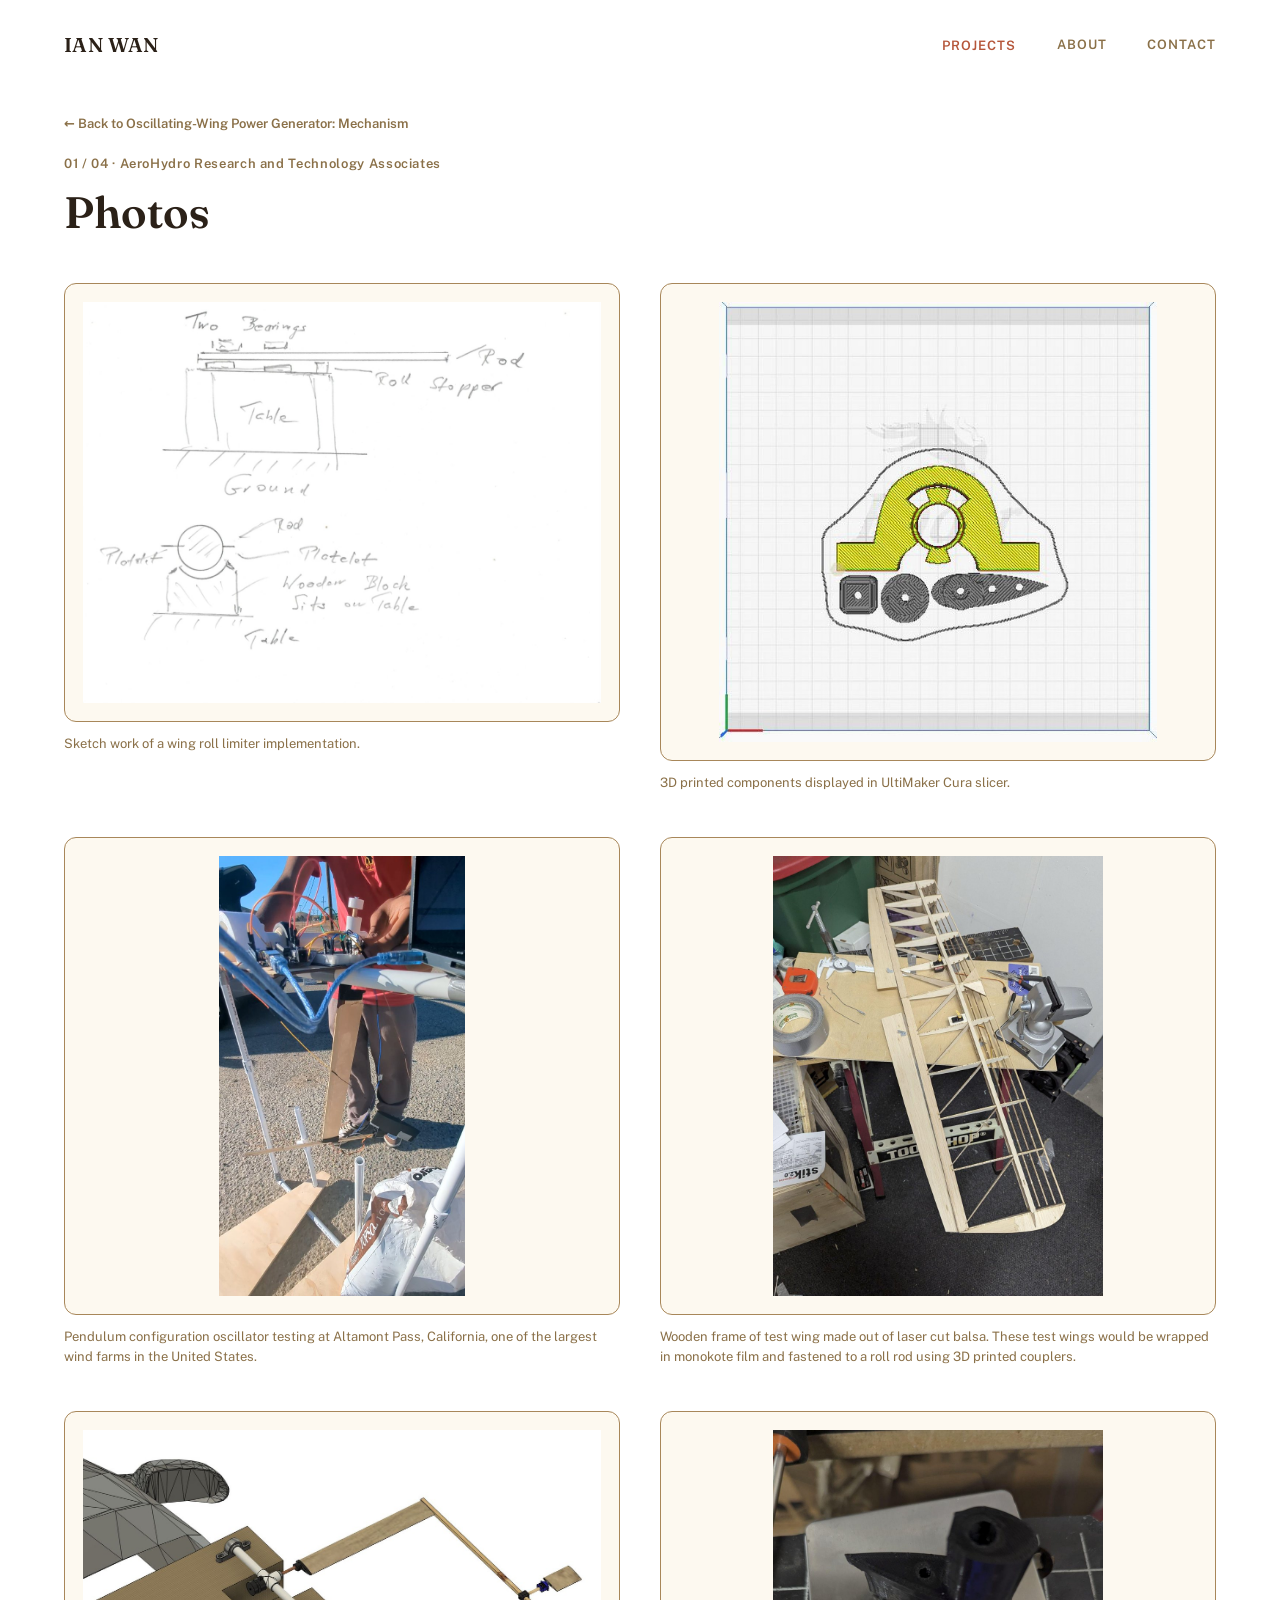
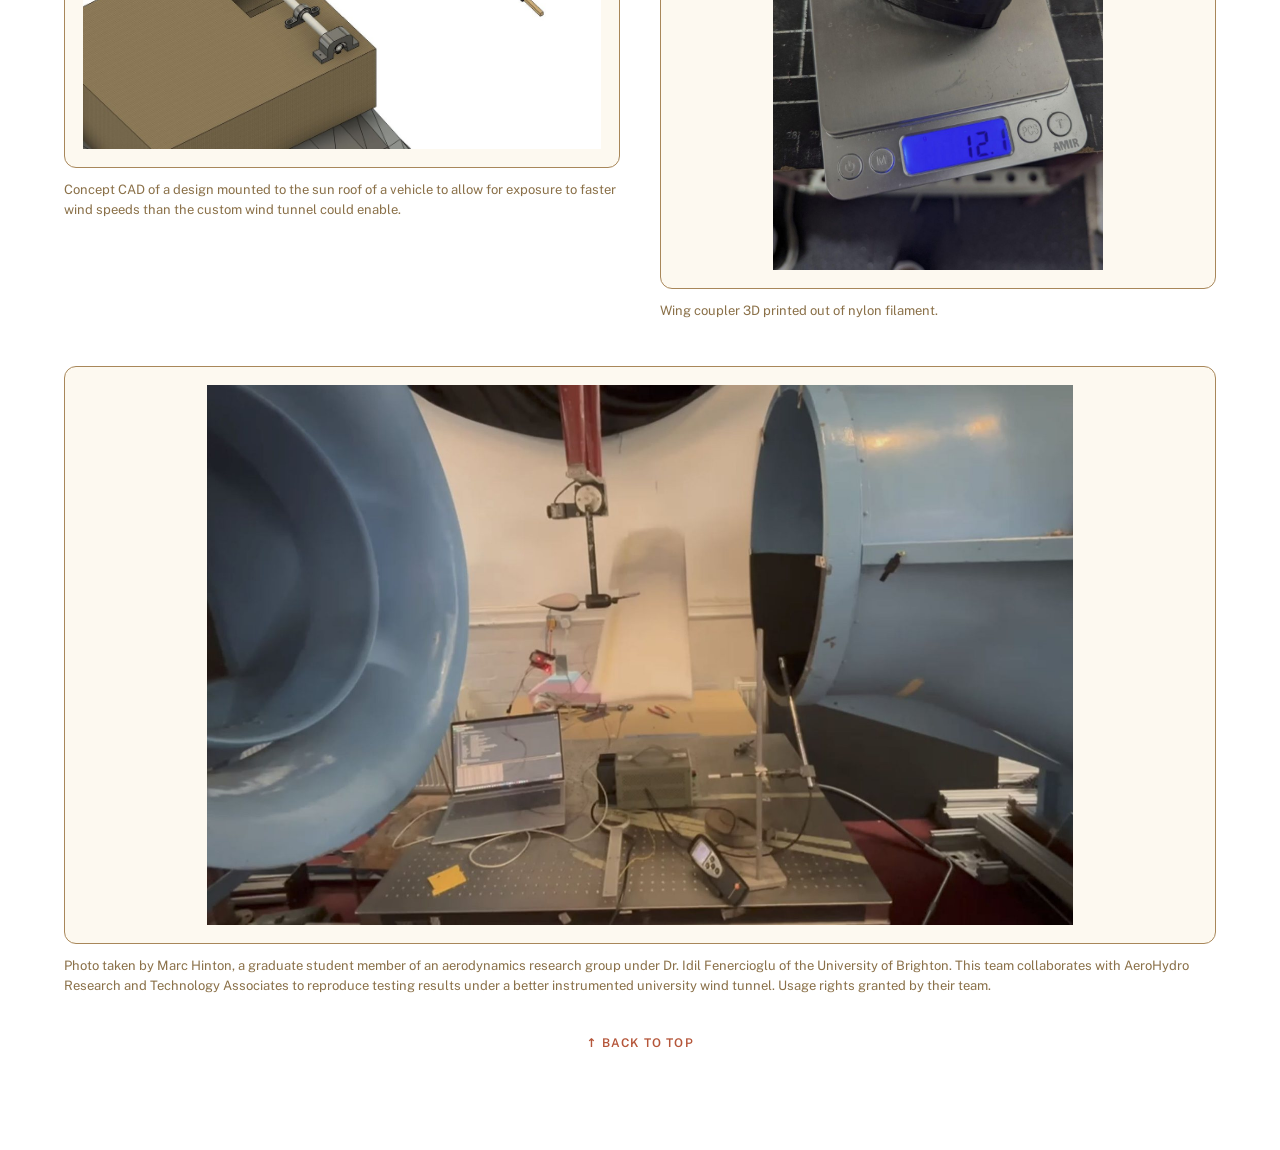
<file: projects/gallery-01.html>
<!doctype html>
<html lang="en">
<head>
<meta charset="utf-8">
<meta name="viewport" content="width=device-width, initial-scale=1">
<title>Photos — Oscillating-Wing Power Generator: Mechanism — Ian Wan</title>
<meta name="description" content="Photo gallery for the oscillating-wing power generator mechanism: limiter sketches, slicer and CAD screenshots, balsa test wings, printed couplers, and field and wind tunnel testing.">
<link rel="canonical" href="https://wan-ian.github.io/IanWanPortfolio/projects/gallery-01.html">
<link rel="icon" href="../favicon.svg" type="image/svg+xml">
<link rel="preconnect" href="https://fonts.googleapis.com">
<link rel="preconnect" href="https://fonts.gstatic.com" crossorigin>
<link rel="stylesheet" href="https://fonts.googleapis.com/css2?family=Fraunces:opsz,wght@9..144,500;9..144,600&amp;family=Public+Sans:wght@400;500;600&amp;display=swap">
<link rel="stylesheet" href="../assets/css/style.css">
<noscript><style>#site-loader{display:none}</style></noscript>
</head>
<body>

<a class="iw-skip" href="#main">Skip to content</a>

<div id="site-loader" aria-hidden="true">
  <svg viewBox="0 0 24 24" fill="none" stroke="currentColor" stroke-width="2" stroke-linecap="round" stroke-linejoin="round" focusable="false">
    <path d="M12 15a3 3 0 1 0 0-6 3 3 0 0 0 0 6Z"></path>
    <path d="M19.4 13.5c.06-.49.1-.99.1-1.5s-.04-1.01-.1-1.5l1.9-1.48a.76.76 0 0 0 .18-.96l-1.8-3.12a.76.76 0 0 0-.92-.33l-2.24.9a7.4 7.4 0 0 0-1.3-.75l-.34-2.38A.75.75 0 0 0 14.1 2h-3.6a.75.75 0 0 0-.74.65l-.34 2.38c-.47.2-.9.45-1.3.75l-2.24-.9a.76.76 0 0 0-.92.33L2.86 8.33a.76.76 0 0 0 .18.96L4.94 10.77c-.06.49-.1.99-.1 1.5s.04 1.01.1 1.5l-1.9 1.48a.76.76 0 0 0-.18.96l1.8 3.12c.19.33.59.47.92.33l2.24-.9c.4.3.83.55 1.3.75l.34 2.38c.06.36.37.65.74.65h3.6c.37 0 .68-.29.74-.65l.34-2.38c.47-.2.9-.45 1.3-.75l2.24.9c.33.14.73 0 .92-.33l1.8-3.12a.76.76 0 0 0-.18-.96L19.4 13.5Z"></path>
  </svg>
</div>

<div id="top">
  <header>
    <nav class="iw-nav" aria-label="Main">
      <a class="iw-logo" href="../index.html">IAN WAN</a>
      <div class="iw-nav-links">
        <div class="iw-nav-item">
          <button class="iw-nav-link" data-projects-trigger aria-expanded="false" aria-controls="projects-menu" aria-current="page">Projects</button>
          <div class="iw-dropdown" id="projects-menu" data-projects-dropdown>
            <a class="iw-dropdown-all" href="../projects.html">All projects</a>
            <div class="iw-dropdown-divider"></div>
            <a class="iw-dropdown-project" href="project-01.html">Oscillating-Wing Power Generator: Mechanism</a>
            <a class="iw-dropdown-gallery" href="gallery-01.html">Photo Gallery</a>
            <div class="iw-dropdown-divider"></div>
            <a class="iw-dropdown-project" href="project-02.html">Oscillating-Wing Power Generator: Closed-Loop Control &amp; Firmware</a>
            <div class="iw-dropdown-divider"></div>
            <a class="iw-dropdown-project" href="project-03.html">Formula SAE Cockpit Subsystem</a>
            <a class="iw-dropdown-gallery" href="gallery-03.html">Photo Gallery</a>
            <div class="iw-dropdown-divider"></div>
            <a class="iw-dropdown-project" href="project-04.html">Applications of Compliant Mechanisms Study</a>
            <a class="iw-dropdown-gallery" href="gallery-04.html">Photo Gallery</a>
          </div>
        </div>
        <a class="iw-nav-link" href="../about.html">About</a>
        <a class="iw-nav-link" href="../contact.html">Contact</a>
      </div>
    </nav>
  </header>

  <main id="main" class="iw-page" style="padding-top: 24px; padding-bottom: 60px;">

    <a href="project-01.html" style="font-size: 13px; font-weight: 600; color: var(--muted);"><span aria-hidden="true">&larr;</span> Back to Oscillating-Wing Power Generator: Mechanism</a>

    <p style="margin: 24px 0 0 0; font-size: 13px; font-weight: 600; letter-spacing: 0.05em; color: var(--muted);">01 / 04 &middot; AeroHydro Research and Technology Associates</p>
    <h1 class="serif iw-h1" style="--h1max: 44px; margin: 14px 0 44px 0; font-weight: 600; color: var(--ink);">Photos</h1>

    <div class="iw-grid-gallery">

      <figure style="margin: 0;">
        <div class="iw-media">
          <img src="../assets/img/gallery-01-sketch.jpg" alt="Hand-drawn sketch of a wing roll limiter, showing a rod and roll stopper above a table and a platelet resting on a wooden block" width="1200" height="928" decoding="async">
        </div>
        <figcaption class="iw-caption">Sketch work of a wing roll limiter implementation.</figcaption>
      </figure>

      <figure style="margin: 0;">
        <div class="iw-media">
          <img src="../assets/img/gallery-01-cura.jpg" alt="Printed mount components arranged on the build plate in the UltiMaker Cura slicer" width="550" height="552" loading="lazy" decoding="async">
        </div>
        <figcaption class="iw-caption">3D printed components displayed in UltiMaker Cura slicer.</figcaption>
      </figure>

      <figure style="margin: 0;">
        <div class="iw-media">
          <img src="../assets/img/gallery-01-pendulum.jpg" alt="Pendulum-configuration oscillator rig set up outdoors on gravel, with a researcher steadying the frame" width="671" height="1200" loading="lazy" decoding="async">
        </div>
        <figcaption class="iw-caption">Pendulum configuration oscillator testing at Altamont Pass, California, one of the largest wind farms in the United States.</figcaption>
      </figure>

      <figure style="margin: 0;">
        <div class="iw-media">
          <img src="../assets/img/gallery-01-wingframe.jpg" alt="Laser-cut balsa rib-and-spar test wing frame lying on a workbench beside hand tools" width="900" height="1200" loading="lazy" decoding="async">
        </div>
        <figcaption class="iw-caption">Wooden frame of test wing made out of laser cut balsa. These test wings would be wrapped in monokote film and fastened to a roll rod using 3D printed couplers.</figcaption>
      </figure>

      <figure style="margin: 0;">
        <div class="iw-media">
          <img src="../assets/img/gallery-01-conceptcad.jpg" alt="CAD concept showing the oscillator arm mounted on a block through the sun roof of a vehicle" width="1200" height="737" loading="lazy" decoding="async">
        </div>
        <figcaption class="iw-caption">Concept CAD of a design mounted to the sun roof of a vehicle to allow for exposure to faster wind speeds than the custom wind tunnel could enable.</figcaption>
      </figure>

      <figure style="margin: 0;">
        <div class="iw-media">
          <img src="../assets/img/gallery-01-coupler.jpg" alt="Black nylon 3D printed wing coupler resting on a digital kitchen scale reading 12 grams" width="900" height="1200" loading="lazy" decoding="async">
        </div>
        <figcaption class="iw-caption">Wing coupler 3D printed out of nylon filament.</figcaption>
      </figure>

      <figure style="grid-column: 1 / -1; margin: 0;">
        <div class="iw-media iw-media-wide">
          <img src="../assets/img/gallery-01-windtunnel.jpg" alt="Instrumented wind tunnel test section with a test wing mounted between the contraction cone and diffuser, a laptop logging beside it" width="1700" height="1059" loading="lazy" decoding="async">
        </div>
        <figcaption class="iw-caption">Photo taken by Marc Hinton, a graduate student member of an aerodynamics research group under Dr. Idil Fenercioglu of the University of Brighton. This team collaborates with AeroHydro Research and Technology Associates to reproduce testing results under a better instrumented university wind tunnel. Usage rights granted by their team.</figcaption>
      </figure>

    </div>

    <a href="#top" class="iw-back-to-top"><span aria-hidden="true">&uarr;</span> Back to top</a>

  </main>
</div>

<script src="../assets/js/site.js"></script>
</body>
</html>
</file>
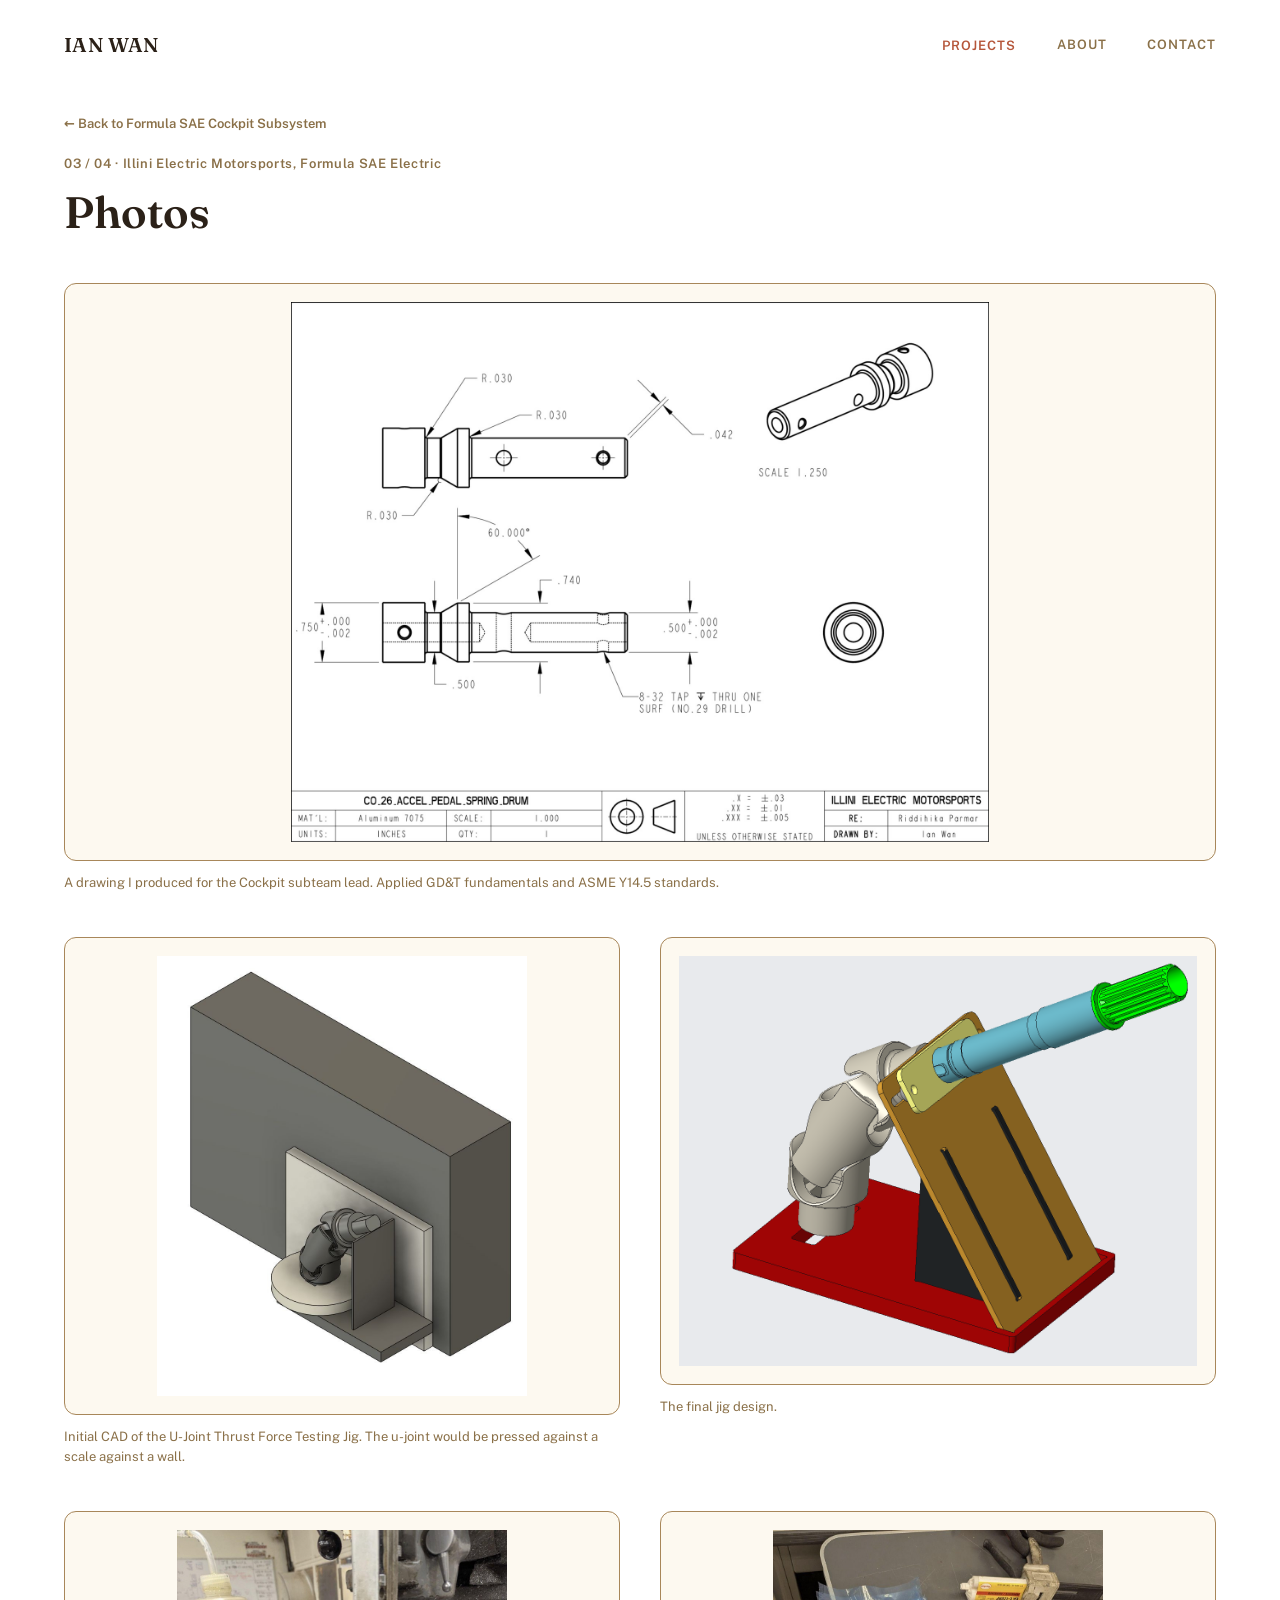
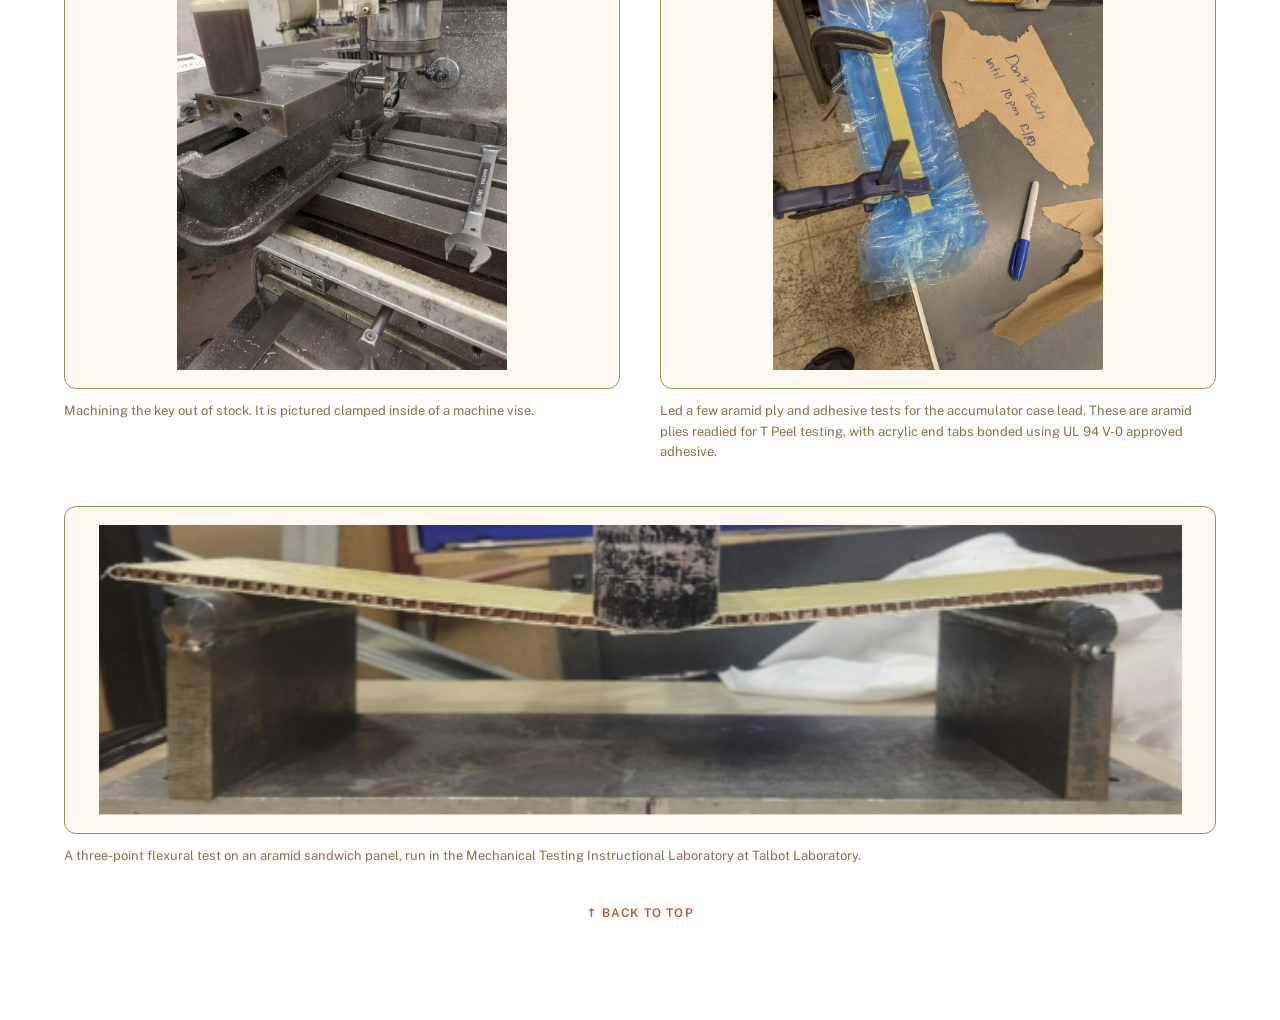
<file: projects/gallery-03.html>
<!doctype html>
<html lang="en">
<head>
<meta charset="utf-8">
<meta name="viewport" content="width=device-width, initial-scale=1">
<title>Photos — Formula SAE Cockpit Subsystem — Ian Wan</title>
<meta name="description" content="Photo gallery for the Formula SAE cockpit subsystem: the U-joint thrust force testing jig in CAD and on the mill, a GD&amp;T drawing package, and aramid composite testing.">
<link rel="canonical" href="https://wan-ian.github.io/IanWanPortfolio/projects/gallery-03.html">
<link rel="icon" href="../favicon.svg" type="image/svg+xml">
<link rel="preconnect" href="https://fonts.googleapis.com">
<link rel="preconnect" href="https://fonts.gstatic.com" crossorigin>
<link rel="stylesheet" href="https://fonts.googleapis.com/css2?family=Fraunces:opsz,wght@9..144,500;9..144,600&amp;family=Public+Sans:wght@400;500;600&amp;display=swap">
<link rel="stylesheet" href="../assets/css/style.css">
<noscript><style>#site-loader{display:none}</style></noscript>
</head>
<body>

<a class="iw-skip" href="#main">Skip to content</a>

<div id="site-loader" aria-hidden="true">
  <svg viewBox="0 0 24 24" fill="none" stroke="currentColor" stroke-width="2" stroke-linecap="round" stroke-linejoin="round" focusable="false">
    <path d="M12 15a3 3 0 1 0 0-6 3 3 0 0 0 0 6Z"></path>
    <path d="M19.4 13.5c.06-.49.1-.99.1-1.5s-.04-1.01-.1-1.5l1.9-1.48a.76.76 0 0 0 .18-.96l-1.8-3.12a.76.76 0 0 0-.92-.33l-2.24.9a7.4 7.4 0 0 0-1.3-.75l-.34-2.38A.75.75 0 0 0 14.1 2h-3.6a.75.75 0 0 0-.74.65l-.34 2.38c-.47.2-.9.45-1.3.75l-2.24-.9a.76.76 0 0 0-.92.33L2.86 8.33a.76.76 0 0 0 .18.96L4.94 10.77c-.06.49-.1.99-.1 1.5s.04 1.01.1 1.5l-1.9 1.48a.76.76 0 0 0-.18.96l1.8 3.12c.19.33.59.47.92.33l2.24-.9c.4.3.83.55 1.3.75l.34 2.38c.06.36.37.65.74.65h3.6c.37 0 .68-.29.74-.65l.34-2.38c.47-.2.9-.45 1.3-.75l2.24.9c.33.14.73 0 .92-.33l1.8-3.12a.76.76 0 0 0-.18-.96L19.4 13.5Z"></path>
  </svg>
</div>

<div id="top">
  <header>
    <nav class="iw-nav" aria-label="Main">
      <a class="iw-logo" href="../index.html">IAN WAN</a>
      <div class="iw-nav-links">
        <div class="iw-nav-item">
          <button class="iw-nav-link" data-projects-trigger aria-expanded="false" aria-controls="projects-menu" aria-current="page">Projects</button>
          <div class="iw-dropdown" id="projects-menu" data-projects-dropdown>
            <a class="iw-dropdown-all" href="../projects.html">All projects</a>
            <div class="iw-dropdown-divider"></div>
            <a class="iw-dropdown-project" href="project-01.html">Oscillating-Wing Power Generator: Mechanism</a>
            <a class="iw-dropdown-gallery" href="gallery-01.html">Photo Gallery</a>
            <div class="iw-dropdown-divider"></div>
            <a class="iw-dropdown-project" href="project-02.html">Oscillating-Wing Power Generator: Closed-Loop Control &amp; Firmware</a>
            <div class="iw-dropdown-divider"></div>
            <a class="iw-dropdown-project" href="project-03.html">Formula SAE Cockpit Subsystem</a>
            <a class="iw-dropdown-gallery" href="gallery-03.html">Photo Gallery</a>
            <div class="iw-dropdown-divider"></div>
            <a class="iw-dropdown-project" href="project-04.html">Applications of Compliant Mechanisms Study</a>
            <a class="iw-dropdown-gallery" href="gallery-04.html">Photo Gallery</a>
          </div>
        </div>
        <a class="iw-nav-link" href="../about.html">About</a>
        <a class="iw-nav-link" href="../contact.html">Contact</a>
      </div>
    </nav>
  </header>

  <main id="main" class="iw-page" style="padding-top: 24px; padding-bottom: 60px;">

    <a href="project-03.html" style="font-size: 13px; font-weight: 600; color: var(--muted);"><span aria-hidden="true">&larr;</span> Back to Formula SAE Cockpit Subsystem</a>

    <p style="margin: 24px 0 0 0; font-size: 13px; font-weight: 600; letter-spacing: 0.05em; color: var(--muted);">03 / 04 &middot; Illini Electric Motorsports, Formula SAE Electric</p>
    <h1 class="serif iw-h1" style="--h1max: 44px; margin: 14px 0 44px 0; font-weight: 600; color: var(--ink);">Photos</h1>

    <div class="iw-grid-gallery">

      <figure style="grid-column: 1 / -1; margin: 0;">
        <div class="iw-media iw-media-wide">
          <img src="../assets/img/gallery-03-drawing.jpg" alt="Engineering drawing of an accelerator pedal spring drum with dimensions, radii, a tapped through hole and an Illini Electric Motorsports title block" width="1700" height="1314" decoding="async">
        </div>
        <figcaption class="iw-caption">A drawing I produced for the Cockpit subteam lead. Applied GD&amp;T fundamentals and ASME Y14.5 standards.</figcaption>
      </figure>

      <figure style="margin: 0;">
        <div class="iw-media">
          <img src="../assets/img/gallery-03-jig-initial.jpg" alt="Initial CAD of the U-joint test jig: a tall flat plate with the universal joint mounted through a circular boss at its base" width="966" height="1150" loading="lazy" decoding="async">
        </div>
        <figcaption class="iw-caption">Initial CAD of the U-Joint Thrust Force Testing Jig. The u-joint would be pressed against a scale against a wall.</figcaption>
      </figure>

      <figure style="margin: 0;">
        <div class="iw-media">
          <img src="../assets/img/gallery-03-jig-final.png" alt="Final CAD of the jig: a splined shaft entering a double universal joint, carried on an angled slotted plate braced by a gusset and bolted to a base plate, each component in a different colour" width="1216" height="962" loading="lazy" decoding="async">
        </div>
        <figcaption class="iw-caption">The final jig design.</figcaption>
      </figure>

      <figure style="margin: 0;">
        <div class="iw-media">
          <img src="../assets/img/gallery-03-machining-key.jpg" alt="A steel key clamped in a machine vise under a Bridgeport mill spindle, with coolant bottle alongside" width="900" height="1200" loading="lazy" decoding="async">
        </div>
        <figcaption class="iw-caption">Machining the key out of stock. It is pictured clamped inside of a machine vise.</figcaption>
      </figure>

      <figure style="margin: 0;">
        <div class="iw-media">
          <img src="../assets/img/gallery-03-aramid-tpeel.jpg" alt="Aramid plies wrapped in blue film and clamped on a workbench next to a marker and a hand-written note" width="900" height="1200" loading="lazy" decoding="async">
        </div>
        <figcaption class="iw-caption">Led a few aramid ply and adhesive tests for the accumulator case lead. These are aramid plies readied for T Peel testing, with acrylic end tabs bonded using UL 94 V-0 approved adhesive.</figcaption>
      </figure>

      <figure style="grid-column: 1 / -1; margin: 0;">
        <div class="iw-media iw-media-wide">
          <img src="../assets/img/gallery-03-flexural.jpg" alt="An aramid honeycomb sandwich panel resting on two steel roller supports, visibly bowed downward under a loading nose pressing at mid-span" width="1083" height="290" loading="lazy" decoding="async">
        </div>
        <figcaption class="iw-caption">A three-point flexural test on an aramid sandwich panel, run in the Mechanical Testing Instructional Laboratory at Talbot Laboratory.</figcaption>
      </figure>

    </div>

    <a href="#top" class="iw-back-to-top"><span aria-hidden="true">&uarr;</span> Back to top</a>

  </main>
</div>

<script src="../assets/js/site.js"></script>
</body>
</html>
</file>
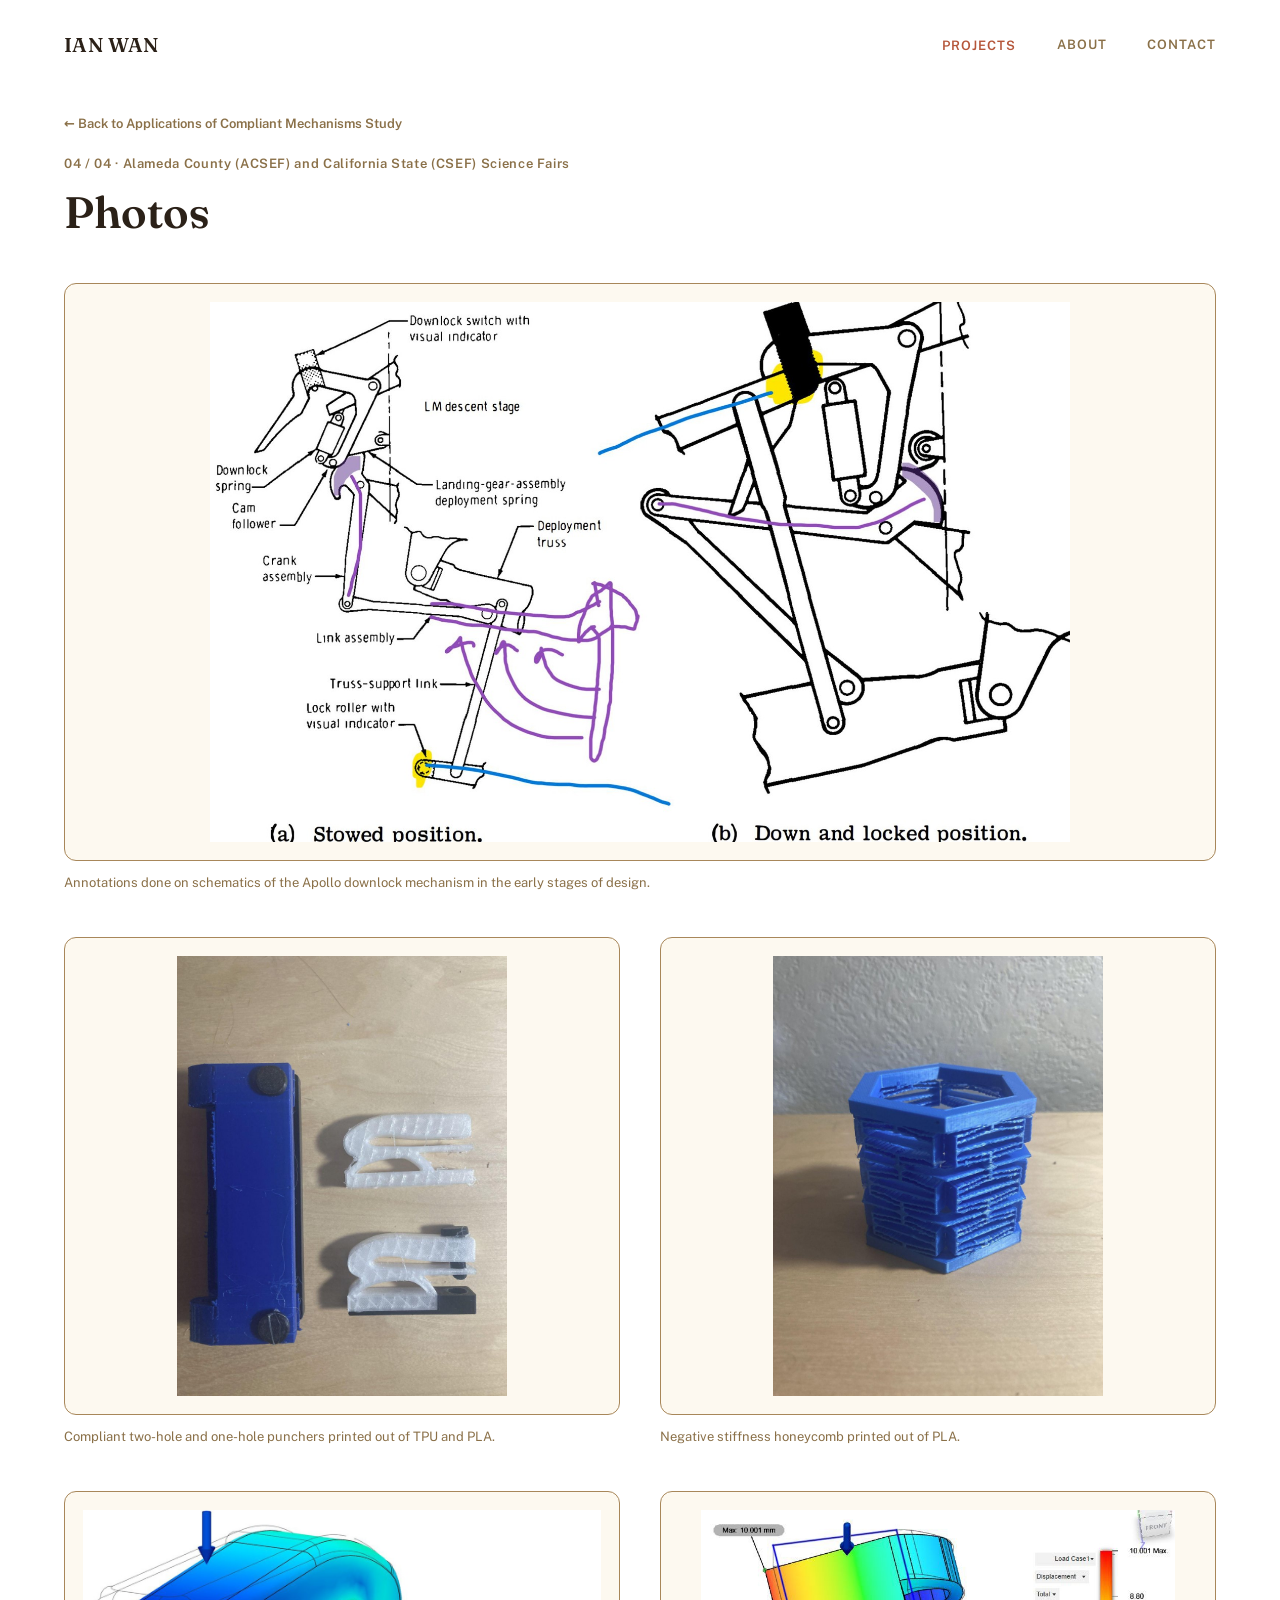
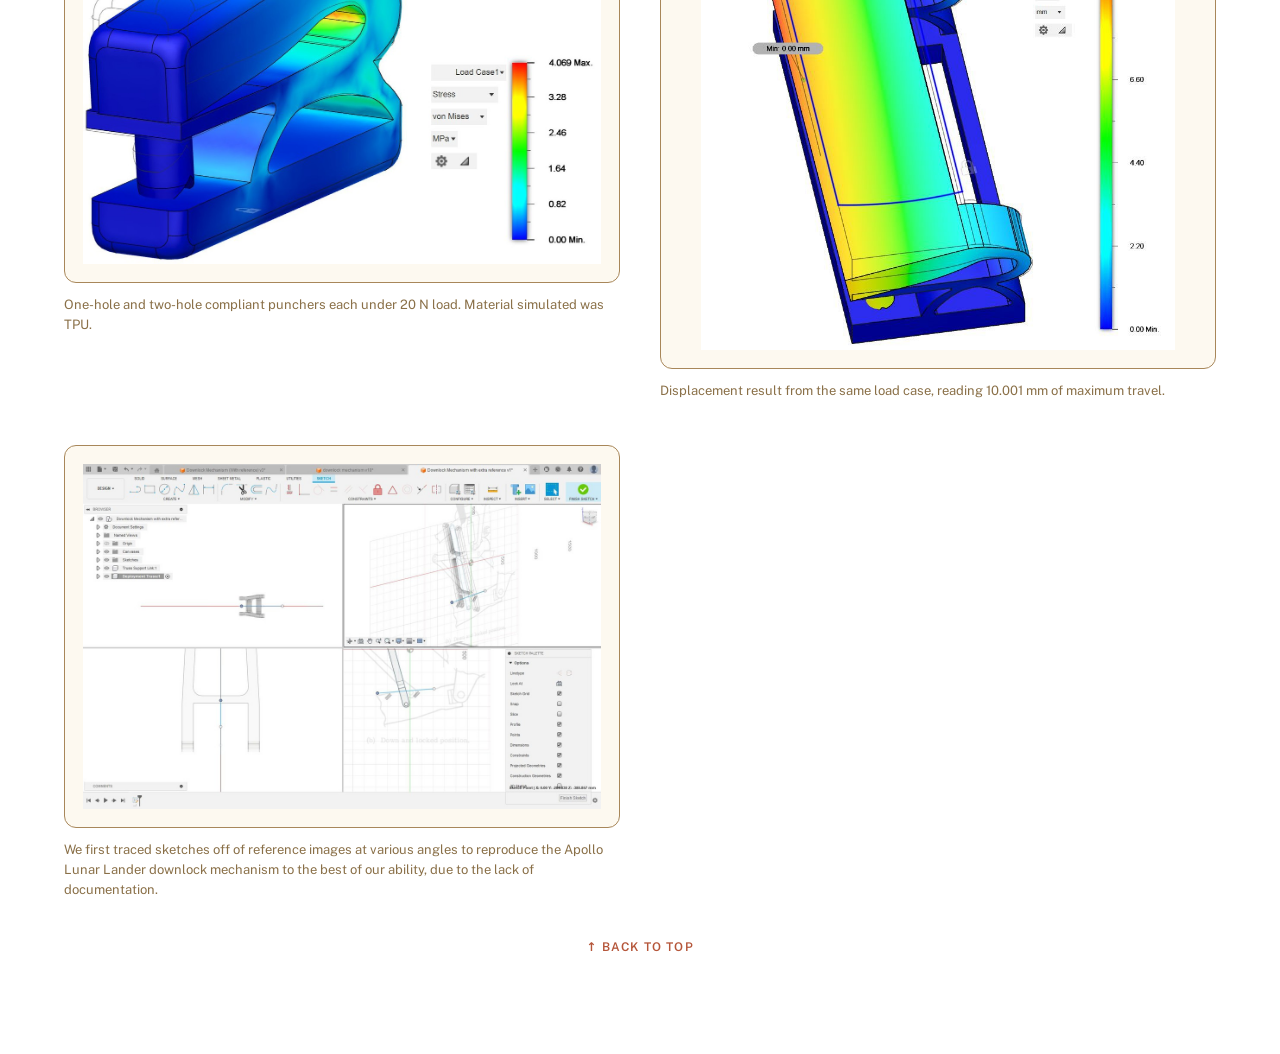
<file: projects/gallery-04.html>
<!doctype html>
<html lang="en">
<head>
<meta charset="utf-8">
<meta name="viewport" content="width=device-width, initial-scale=1">
<title>Photos — Applications of Compliant Mechanisms Study — Ian Wan</title>
<meta name="description" content="Photo gallery for the compliant mechanisms study: annotated Apollo down-lock schematics, printed TPU and PLA test articles, a negative-stiffness honeycomb, and the FEA behind the comparison.">
<link rel="canonical" href="https://wan-ian.github.io/IanWanPortfolio/projects/gallery-04.html">
<link rel="icon" href="../favicon.svg" type="image/svg+xml">
<link rel="preconnect" href="https://fonts.googleapis.com">
<link rel="preconnect" href="https://fonts.gstatic.com" crossorigin>
<link rel="stylesheet" href="https://fonts.googleapis.com/css2?family=Fraunces:opsz,wght@9..144,500;9..144,600&amp;family=Public+Sans:wght@400;500;600&amp;display=swap">
<link rel="stylesheet" href="../assets/css/style.css">
<noscript><style>#site-loader{display:none}</style></noscript>
</head>
<body>

<a class="iw-skip" href="#main">Skip to content</a>

<div id="site-loader" aria-hidden="true">
  <svg viewBox="0 0 24 24" fill="none" stroke="currentColor" stroke-width="2" stroke-linecap="round" stroke-linejoin="round" focusable="false">
    <path d="M12 15a3 3 0 1 0 0-6 3 3 0 0 0 0 6Z"></path>
    <path d="M19.4 13.5c.06-.49.1-.99.1-1.5s-.04-1.01-.1-1.5l1.9-1.48a.76.76 0 0 0 .18-.96l-1.8-3.12a.76.76 0 0 0-.92-.33l-2.24.9a7.4 7.4 0 0 0-1.3-.75l-.34-2.38A.75.75 0 0 0 14.1 2h-3.6a.75.75 0 0 0-.74.65l-.34 2.38c-.47.2-.9.45-1.3.75l-2.24-.9a.76.76 0 0 0-.92.33L2.86 8.33a.76.76 0 0 0 .18.96L4.94 10.77c-.06.49-.1.99-.1 1.5s.04 1.01.1 1.5l-1.9 1.48a.76.76 0 0 0-.18.96l1.8 3.12c.19.33.59.47.92.33l2.24-.9c.4.3.83.55 1.3.75l.34 2.38c.06.36.37.65.74.65h3.6c.37 0 .68-.29.74-.65l.34-2.38c.47-.2.9-.45 1.3-.75l2.24.9c.33.14.73 0 .92-.33l1.8-3.12a.76.76 0 0 0-.18-.96L19.4 13.5Z"></path>
  </svg>
</div>

<div id="top">
  <header>
    <nav class="iw-nav" aria-label="Main">
      <a class="iw-logo" href="../index.html">IAN WAN</a>
      <div class="iw-nav-links">
        <div class="iw-nav-item">
          <button class="iw-nav-link" data-projects-trigger aria-expanded="false" aria-controls="projects-menu" aria-current="page">Projects</button>
          <div class="iw-dropdown" id="projects-menu" data-projects-dropdown>
            <a class="iw-dropdown-all" href="../projects.html">All projects</a>
            <div class="iw-dropdown-divider"></div>
            <a class="iw-dropdown-project" href="project-01.html">Oscillating-Wing Power Generator: Mechanism</a>
            <a class="iw-dropdown-gallery" href="gallery-01.html">Photo Gallery</a>
            <div class="iw-dropdown-divider"></div>
            <a class="iw-dropdown-project" href="project-02.html">Oscillating-Wing Power Generator: Closed-Loop Control &amp; Firmware</a>
            <div class="iw-dropdown-divider"></div>
            <a class="iw-dropdown-project" href="project-03.html">Formula SAE Cockpit Subsystem</a>
            <a class="iw-dropdown-gallery" href="gallery-03.html">Photo Gallery</a>
            <div class="iw-dropdown-divider"></div>
            <a class="iw-dropdown-project" href="project-04.html">Applications of Compliant Mechanisms Study</a>
            <a class="iw-dropdown-gallery" href="gallery-04.html">Photo Gallery</a>
          </div>
        </div>
        <a class="iw-nav-link" href="../about.html">About</a>
        <a class="iw-nav-link" href="../contact.html">Contact</a>
      </div>
    </nav>
  </header>

  <main id="main" class="iw-page" style="padding-top: 24px; padding-bottom: 60px;">

    <a href="project-04.html" style="font-size: 13px; font-weight: 600; color: var(--muted);"><span aria-hidden="true">&larr;</span> Back to Applications of Compliant Mechanisms Study</a>

    <p style="margin: 24px 0 0 0; font-size: 13px; font-weight: 600; letter-spacing: 0.05em; color: var(--muted);">04 / 04 &middot; Alameda County (ACSEF) and California State (CSEF) Science Fairs</p>
    <h1 class="serif iw-h1" style="--h1max: 44px; margin: 14px 0 44px 0; font-weight: 600; color: var(--ink);">Photos</h1>

    <div class="iw-grid-gallery">

      <figure style="grid-column: 1 / -1; margin: 0;">
        <div class="iw-media iw-media-wide">
          <img src="../assets/img/gallery-04-apollo-schematic.jpg" alt="NASA schematic of the Apollo landing gear down-lock annotated by hand in purple and blue, beside a redrawn linkage diagram in stowed and locked positions" width="1700" height="1067" decoding="async">
        </div>
        <figcaption class="iw-caption">Annotations done on schematics of the Apollo downlock mechanism in the early stages of design.</figcaption>
      </figure>

      <figure style="margin: 0;">
        <div class="iw-media">
          <img src="../assets/img/gallery-04-punchers.jpg" alt="A blue PLA hole puncher body beside two translucent white TPU compliant puncher arms on a wooden table" width="900" height="1200" loading="lazy" decoding="async">
        </div>
        <figcaption class="iw-caption">Compliant two-hole and one-hole punchers printed out of TPU and PLA.</figcaption>
      </figure>

      <figure style="margin: 0;">
        <div class="iw-media">
          <img src="../assets/img/gallery-04-honeycomb.jpg" alt="A blue PLA negative-stiffness honeycomb block with stacked curved cell walls" width="900" height="1200" loading="lazy" decoding="async">
        </div>
        <figcaption class="iw-caption">Negative stiffness honeycomb printed out of PLA.</figcaption>
      </figure>

      <figure style="margin: 0;">
        <div class="iw-media">
          <img src="../assets/img/gallery-04-fea-stress.jpg" alt="Von Mises stress plot of a compliant puncher, mostly dark blue with a yellow and red concentration at the flexure" width="1200" height="819" loading="lazy" decoding="async">
        </div>
        <figcaption class="iw-caption">One-hole and two-hole compliant punchers each under 20 N load. Material simulated was TPU.</figcaption>
      </figure>

      <figure style="margin: 0;">
        <div class="iw-media">
          <img src="../assets/img/gallery-04-fea-displacement.jpg" alt="Displacement plot of the two-hole compliant puncher in a rainbow scale, reading a maximum of 10.001 millimetres" width="800" height="744" loading="lazy" decoding="async">
        </div>
        <figcaption class="iw-caption">Displacement result from the same load case, reading 10.001 mm of maximum travel.</figcaption>
      </figure>

      <figure style="margin: 0;">
        <div class="iw-media">
          <img src="../assets/img/gallery-04-fusion-sketch.jpg" alt="Fusion 360 workspace with four viewports showing the down-lock linkage traced as sketch geometry over reference images" width="1200" height="798" loading="lazy" decoding="async">
        </div>
        <figcaption class="iw-caption">We first traced sketches off of reference images at various angles to reproduce the Apollo Lunar Lander downlock mechanism to the best of our ability, due to the lack of documentation.</figcaption>
      </figure>

    </div>

    <a href="#top" class="iw-back-to-top"><span aria-hidden="true">&uarr;</span> Back to top</a>

  </main>
</div>

<script src="../assets/js/site.js"></script>
</body>
</html>
</file>
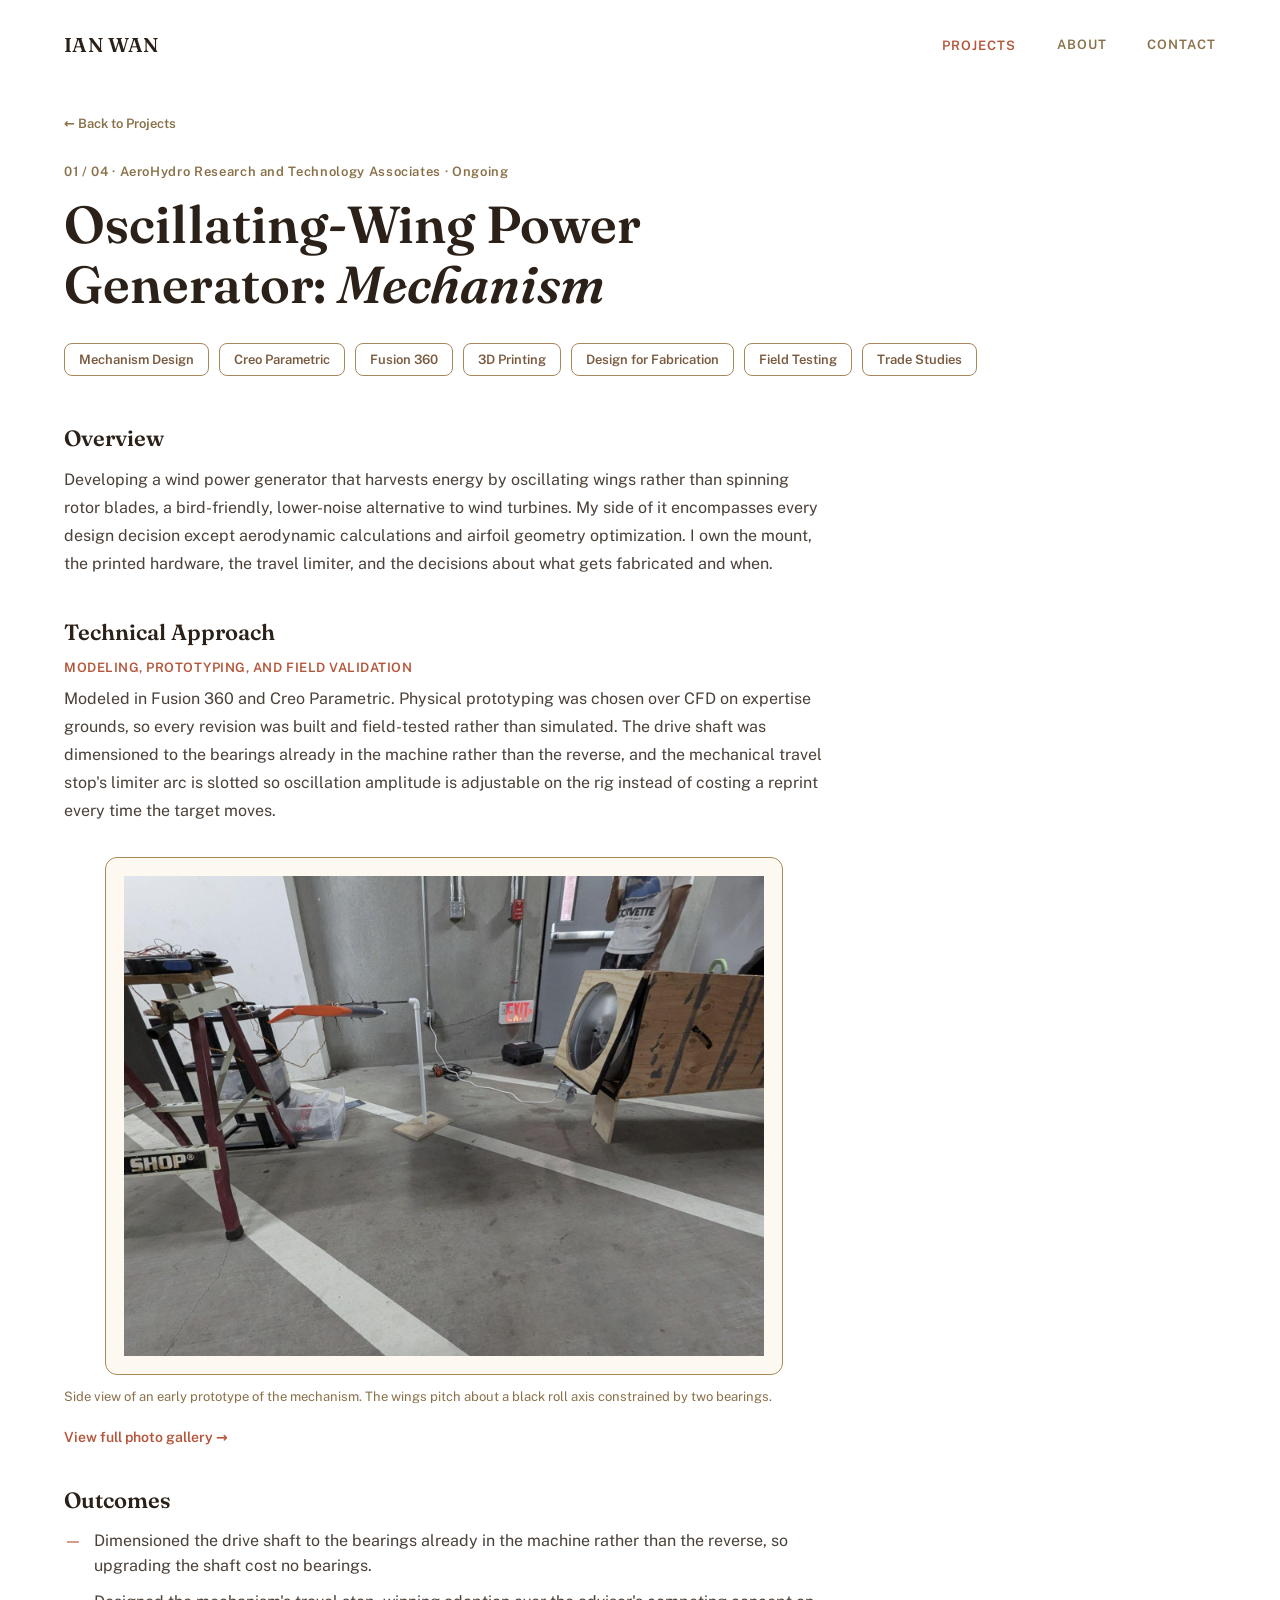
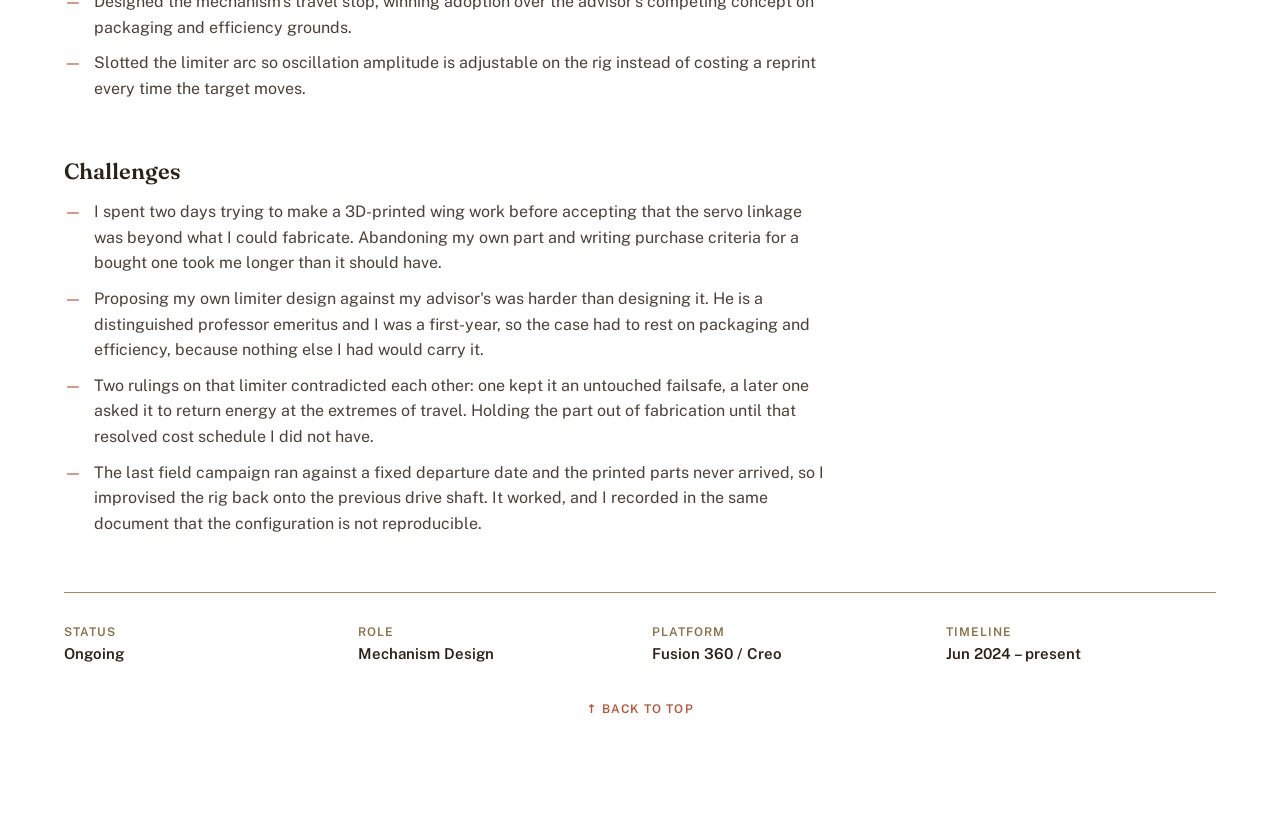
<file: projects/project-01.html>
<!doctype html>
<html lang="en">
<head>
<meta charset="utf-8">
<meta name="viewport" content="width=device-width, initial-scale=1">
<title>Oscillating-Wing Power Generator: Mechanism — Ian Wan</title>
<meta name="description" content="Mechanism design for a bird-friendly oscillating-wing wind generator: Fusion 360 and Creo modeling, printed hardware, an adjustable travel limiter, and field validation chosen over CFD.">
<link rel="canonical" href="https://wan-ian.github.io/IanWanPortfolio/projects/project-01.html">
<link rel="icon" href="../favicon.svg" type="image/svg+xml">
<link rel="preconnect" href="https://fonts.googleapis.com">
<link rel="preconnect" href="https://fonts.gstatic.com" crossorigin>
<link rel="stylesheet" href="https://fonts.googleapis.com/css2?family=Fraunces:opsz,wght@9..144,500;9..144,600&amp;family=Public+Sans:wght@400;500;600&amp;display=swap">
<link rel="stylesheet" href="../assets/css/style.css">
<noscript><style>#site-loader{display:none}</style></noscript>
</head>
<body>

<a class="iw-skip" href="#main">Skip to content</a>

<div id="site-loader" aria-hidden="true">
  <svg viewBox="0 0 24 24" fill="none" stroke="currentColor" stroke-width="2" stroke-linecap="round" stroke-linejoin="round" focusable="false">
    <path d="M12 15a3 3 0 1 0 0-6 3 3 0 0 0 0 6Z"></path>
    <path d="M19.4 13.5c.06-.49.1-.99.1-1.5s-.04-1.01-.1-1.5l1.9-1.48a.76.76 0 0 0 .18-.96l-1.8-3.12a.76.76 0 0 0-.92-.33l-2.24.9a7.4 7.4 0 0 0-1.3-.75l-.34-2.38A.75.75 0 0 0 14.1 2h-3.6a.75.75 0 0 0-.74.65l-.34 2.38c-.47.2-.9.45-1.3.75l-2.24-.9a.76.76 0 0 0-.92.33L2.86 8.33a.76.76 0 0 0 .18.96L4.94 10.77c-.06.49-.1.99-.1 1.5s.04 1.01.1 1.5l-1.9 1.48a.76.76 0 0 0-.18.96l1.8 3.12c.19.33.59.47.92.33l2.24-.9c.4.3.83.55 1.3.75l.34 2.38c.06.36.37.65.74.65h3.6c.37 0 .68-.29.74-.65l.34-2.38c.47-.2.9-.45 1.3-.75l2.24.9c.33.14.73 0 .92-.33l1.8-3.12a.76.76 0 0 0-.18-.96L19.4 13.5Z"></path>
  </svg>
</div>

<div id="top">
  <header>
    <nav class="iw-nav" aria-label="Main">
      <a class="iw-logo" href="../index.html">IAN WAN</a>
      <div class="iw-nav-links">
        <div class="iw-nav-item">
          <button class="iw-nav-link" data-projects-trigger aria-expanded="false" aria-controls="projects-menu" aria-current="page">Projects</button>
          <div class="iw-dropdown" id="projects-menu" data-projects-dropdown>
            <a class="iw-dropdown-all" href="../projects.html">All projects</a>
            <div class="iw-dropdown-divider"></div>
            <a class="iw-dropdown-project" href="project-01.html">Oscillating-Wing Power Generator: Mechanism</a>
            <a class="iw-dropdown-gallery" href="gallery-01.html">Photo Gallery</a>
            <div class="iw-dropdown-divider"></div>
            <a class="iw-dropdown-project" href="project-02.html">Oscillating-Wing Power Generator: Closed-Loop Control &amp; Firmware</a>
            <div class="iw-dropdown-divider"></div>
            <a class="iw-dropdown-project" href="project-03.html">Formula SAE Cockpit Subsystem</a>
            <a class="iw-dropdown-gallery" href="gallery-03.html">Photo Gallery</a>
            <div class="iw-dropdown-divider"></div>
            <a class="iw-dropdown-project" href="project-04.html">Applications of Compliant Mechanisms Study</a>
            <a class="iw-dropdown-gallery" href="gallery-04.html">Photo Gallery</a>
          </div>
        </div>
        <a class="iw-nav-link" href="../about.html">About</a>
        <a class="iw-nav-link" href="../contact.html">Contact</a>
      </div>
    </nav>
  </header>

  <main id="main" class="iw-page" style="padding-top: 24px; padding-bottom: 60px;">

    <a href="../projects.html" style="font-size: 13px; font-weight: 600; color: var(--muted);"><span aria-hidden="true">&larr;</span> Back to Projects</a>

    <p style="margin: 32px 0 0 0; font-size: 13px; font-weight: 600; letter-spacing: 0.05em; color: var(--muted);">01 / 04 &middot; AeroHydro Research and Technology Associates &middot; Ongoing</p>

    <h1 class="serif iw-h1" style="--h1max: 52px; margin: 16px 0 28px 0; font-weight: 600; line-height: 1.15; color: var(--ink); max-width: 820px;">Oscillating-Wing Power Generator: <em>Mechanism</em></h1>

    <ul style="display: flex; flex-wrap: wrap; gap: 10px; margin: 0 0 48px 0; padding: 0; list-style: none;">
      <li class="iw-skill-chip">Mechanism Design</li>
      <li class="iw-skill-chip">Creo Parametric</li>
      <li class="iw-skill-chip">Fusion 360</li>
      <li class="iw-skill-chip">3D Printing</li>
      <li class="iw-skill-chip">Design for Fabrication</li>
      <li class="iw-skill-chip">Field Testing</li>
      <li class="iw-skill-chip">Trade Studies</li>
    </ul>

    <div style="max-width: 760px;">

      <h2 class="serif iw-section-head" style="margin-bottom: 14px;">Overview</h2>
      <p style="margin: 0 0 40px 0; font-size: 16px; line-height: 1.75;">Developing a wind power generator that harvests energy by oscillating wings rather than spinning rotor blades, a bird-friendly, lower-noise alternative to wind turbines. My side of it encompasses every design decision except aerodynamic calculations and airfoil geometry optimization. I own the mount, the printed hardware, the travel limiter, and the decisions about what gets fabricated and when.</p>

      <h2 class="serif iw-section-head" style="margin-bottom: 14px;">Technical Approach</h2>
      <p style="font-size: 13px; font-weight: 600; letter-spacing: 0.04em; text-transform: uppercase; color: var(--accent); margin: 0 0 10px 0;">Modeling, prototyping, and field validation</p>
      <p style="margin: 0 0 32px 0; font-size: 16px; line-height: 1.75;">Modeled in Fusion 360 and Creo Parametric. Physical prototyping was chosen over CFD on expertise grounds, so every revision was built and field-tested rather than simulated. The drive shaft was dimensioned to the bearings already in the machine rather than the reverse, and the mechanical travel stop's limiter arc is slotted so oscillation amplitude is adjustable on the rig instead of costing a reprint every time the target moves.</p>

      <figure style="margin: 0 0 20px 0;">
        <div class="iw-media iw-media-cover">
          <img src="../assets/img/project-01-cover.jpg" alt="Side view of an early prototype of the oscillating-wing mechanism on a workshop floor, with two wings on a horizontal roll axis facing a large fan housing" width="1600" height="1200" loading="lazy" decoding="async">
        </div>
        <figcaption class="iw-caption">Side view of an early prototype of the mechanism. The wings pitch about a black roll axis constrained by two bearings.</figcaption>
      </figure>

      <p style="margin: 0 0 40px 0;"><a href="gallery-01.html" style="font-size: 14px; font-weight: 600; color: var(--accent);">View full photo gallery <span aria-hidden="true">&rarr;</span></a></p>

      <h2 class="serif iw-section-head" style="margin-bottom: 14px;">Outcomes</h2>
      <ul class="iw-dash-list">
        <li>Dimensioned the drive shaft to the bearings already in the machine rather than the reverse, so upgrading the shaft cost no bearings.</li>
        <li>Designed the mechanism's travel stop, winning adoption over the advisor's competing concept on packaging and efficiency grounds.</li>
        <li>Slotted the limiter arc so oscillation amplitude is adjustable on the rig instead of costing a reprint every time the target moves.</li>
      </ul>

      <h2 class="serif iw-section-head" style="margin-bottom: 14px;">Challenges</h2>
      <ul class="iw-dash-list">
        <li>I spent two days trying to make a 3D-printed wing work before accepting that the servo linkage was beyond what I could fabricate. Abandoning my own part and writing purchase criteria for a bought one took me longer than it should have.</li>
        <li>Proposing my own limiter design against my advisor's was harder than designing it. He is a distinguished professor emeritus and I was a first-year, so the case had to rest on packaging and efficiency, because nothing else I had would carry it.</li>
        <li>Two rulings on that limiter contradicted each other: one kept it an untouched failsafe, a later one asked it to return energy at the extremes of travel. Holding the part out of fabrication until that resolved cost schedule I did not have.</li>
        <li>The last field campaign ran against a fixed departure date and the printed parts never arrived, so I improvised the rig back onto the previous drive shaft. It worked, and I recorded in the same document that the configuration is not reproducible.</li>
      </ul>

    </div>

    <dl class="iw-meta-strip" style="border-top: 1px solid var(--border); padding-top: 32px; margin: 0;">
      <div>
        <dt style="font-size: 12px; font-weight: 600; letter-spacing: 0.08em; text-transform: uppercase; color: var(--muted);">Status</dt>
        <dd style="font-size: 15px; font-weight: 600; color: var(--ink); margin: 6px 0 0 0;">Ongoing</dd>
      </div>
      <div>
        <dt style="font-size: 12px; font-weight: 600; letter-spacing: 0.08em; text-transform: uppercase; color: var(--muted);">Role</dt>
        <dd style="font-size: 15px; font-weight: 600; color: var(--ink); margin: 6px 0 0 0;">Mechanism Design</dd>
      </div>
      <div>
        <dt style="font-size: 12px; font-weight: 600; letter-spacing: 0.08em; text-transform: uppercase; color: var(--muted);">Platform</dt>
        <dd style="font-size: 15px; font-weight: 600; color: var(--ink); margin: 6px 0 0 0;">Fusion 360 / Creo</dd>
      </div>
      <div>
        <dt style="font-size: 12px; font-weight: 600; letter-spacing: 0.08em; text-transform: uppercase; color: var(--muted);">Timeline</dt>
        <dd style="font-size: 15px; font-weight: 600; color: var(--ink); margin: 6px 0 0 0;">Jun 2024 &ndash; present</dd>
      </div>
    </dl>

    <a href="#top" class="iw-back-to-top"><span aria-hidden="true">&uarr;</span> Back to top</a>

  </main>
</div>

<script src="../assets/js/site.js"></script>
</body>
</html>
</file>
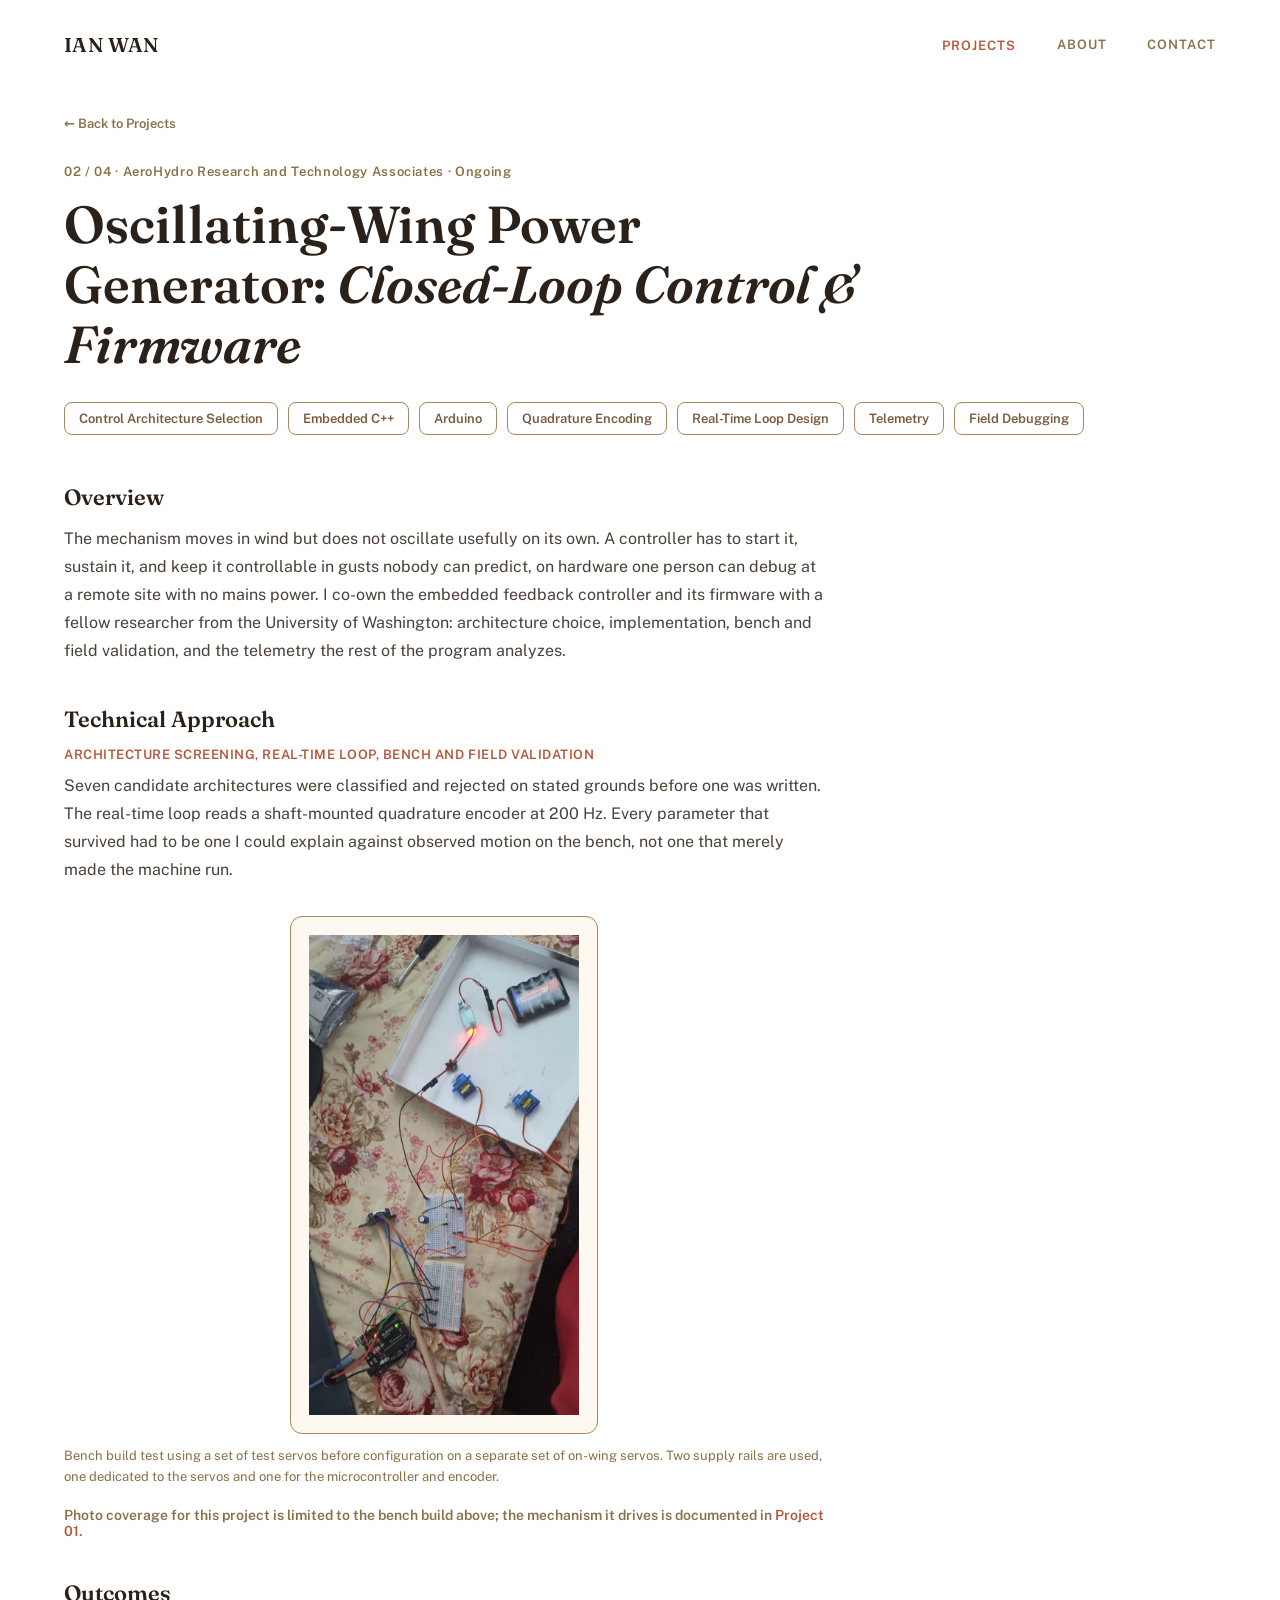
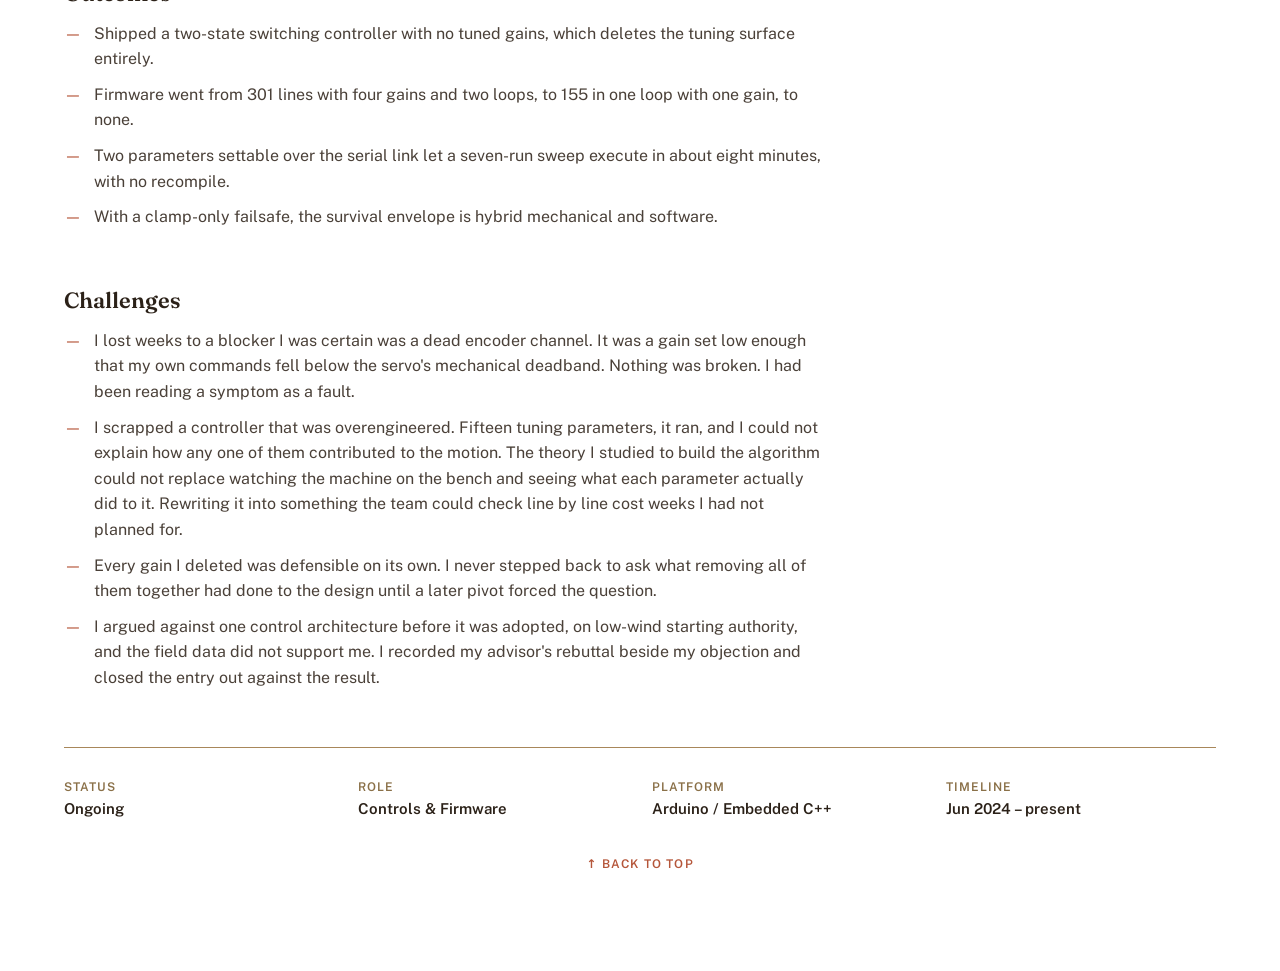
<file: projects/project-02.html>
<!doctype html>
<html lang="en">
<head>
<meta charset="utf-8">
<meta name="viewport" content="width=device-width, initial-scale=1">
<title>Oscillating-Wing Power Generator: Closed-Loop Control & Firmware — Ian Wan</title>
<meta name="description" content="The embedded feedback controller for an oscillating-wing power generator: seven architectures screened, a two-state switching controller with no tuned gains, and a 200 Hz real-time loop on an Arduino.">
<link rel="canonical" href="https://wan-ian.github.io/IanWanPortfolio/projects/project-02.html">
<link rel="icon" href="../favicon.svg" type="image/svg+xml">
<link rel="preconnect" href="https://fonts.googleapis.com">
<link rel="preconnect" href="https://fonts.gstatic.com" crossorigin>
<link rel="stylesheet" href="https://fonts.googleapis.com/css2?family=Fraunces:opsz,wght@9..144,500;9..144,600&amp;family=Public+Sans:wght@400;500;600&amp;display=swap">
<link rel="stylesheet" href="../assets/css/style.css">
<noscript><style>#site-loader{display:none}</style></noscript>
</head>
<body>

<a class="iw-skip" href="#main">Skip to content</a>

<div id="site-loader" aria-hidden="true">
  <svg viewBox="0 0 24 24" fill="none" stroke="currentColor" stroke-width="2" stroke-linecap="round" stroke-linejoin="round" focusable="false">
    <path d="M12 15a3 3 0 1 0 0-6 3 3 0 0 0 0 6Z"></path>
    <path d="M19.4 13.5c.06-.49.1-.99.1-1.5s-.04-1.01-.1-1.5l1.9-1.48a.76.76 0 0 0 .18-.96l-1.8-3.12a.76.76 0 0 0-.92-.33l-2.24.9a7.4 7.4 0 0 0-1.3-.75l-.34-2.38A.75.75 0 0 0 14.1 2h-3.6a.75.75 0 0 0-.74.65l-.34 2.38c-.47.2-.9.45-1.3.75l-2.24-.9a.76.76 0 0 0-.92.33L2.86 8.33a.76.76 0 0 0 .18.96L4.94 10.77c-.06.49-.1.99-.1 1.5s.04 1.01.1 1.5l-1.9 1.48a.76.76 0 0 0-.18.96l1.8 3.12c.19.33.59.47.92.33l2.24-.9c.4.3.83.55 1.3.75l.34 2.38c.06.36.37.65.74.65h3.6c.37 0 .68-.29.74-.65l.34-2.38c.47-.2.9-.45 1.3-.75l2.24.9c.33.14.73 0 .92-.33l1.8-3.12a.76.76 0 0 0-.18-.96L19.4 13.5Z"></path>
  </svg>
</div>

<div id="top">
  <header>
    <nav class="iw-nav" aria-label="Main">
      <a class="iw-logo" href="../index.html">IAN WAN</a>
      <div class="iw-nav-links">
        <div class="iw-nav-item">
          <button class="iw-nav-link" data-projects-trigger aria-expanded="false" aria-controls="projects-menu" aria-current="page">Projects</button>
          <div class="iw-dropdown" id="projects-menu" data-projects-dropdown>
            <a class="iw-dropdown-all" href="../projects.html">All projects</a>
            <div class="iw-dropdown-divider"></div>
            <a class="iw-dropdown-project" href="project-01.html">Oscillating-Wing Power Generator: Mechanism</a>
            <a class="iw-dropdown-gallery" href="gallery-01.html">Photo Gallery</a>
            <div class="iw-dropdown-divider"></div>
            <a class="iw-dropdown-project" href="project-02.html">Oscillating-Wing Power Generator: Closed-Loop Control &amp; Firmware</a>
            <div class="iw-dropdown-divider"></div>
            <a class="iw-dropdown-project" href="project-03.html">Formula SAE Cockpit Subsystem</a>
            <a class="iw-dropdown-gallery" href="gallery-03.html">Photo Gallery</a>
            <div class="iw-dropdown-divider"></div>
            <a class="iw-dropdown-project" href="project-04.html">Applications of Compliant Mechanisms Study</a>
            <a class="iw-dropdown-gallery" href="gallery-04.html">Photo Gallery</a>
          </div>
        </div>
        <a class="iw-nav-link" href="../about.html">About</a>
        <a class="iw-nav-link" href="../contact.html">Contact</a>
      </div>
    </nav>
  </header>

  <main id="main" class="iw-page" style="padding-top: 24px; padding-bottom: 60px;">

    <a href="../projects.html" style="font-size: 13px; font-weight: 600; color: var(--muted);"><span aria-hidden="true">&larr;</span> Back to Projects</a>

    <p style="margin: 32px 0 0 0; font-size: 13px; font-weight: 600; letter-spacing: 0.05em; color: var(--muted);">02 / 04 &middot; AeroHydro Research and Technology Associates &middot; Ongoing</p>

    <h1 class="serif iw-h1" style="--h1max: 52px; margin: 16px 0 28px 0; font-weight: 600; line-height: 1.15; color: var(--ink); max-width: 820px;">Oscillating-Wing Power Generator: <em>Closed-Loop Control &amp; Firmware</em></h1>

    <ul style="display: flex; flex-wrap: wrap; gap: 10px; margin: 0 0 48px 0; padding: 0; list-style: none;">
      <li class="iw-skill-chip">Control Architecture Selection</li>
      <li class="iw-skill-chip">Embedded C++</li>
      <li class="iw-skill-chip">Arduino</li>
      <li class="iw-skill-chip">Quadrature Encoding</li>
      <li class="iw-skill-chip">Real-Time Loop Design</li>
      <li class="iw-skill-chip">Telemetry</li>
      <li class="iw-skill-chip">Field Debugging</li>
    </ul>

    <div style="max-width: 760px;">

      <h2 class="serif iw-section-head" style="margin-bottom: 14px;">Overview</h2>
      <p style="margin: 0 0 40px 0; font-size: 16px; line-height: 1.75;">The mechanism moves in wind but does not oscillate usefully on its own. A controller has to start it, sustain it, and keep it controllable in gusts nobody can predict, on hardware one person can debug at a remote site with no mains power. I co-own the embedded feedback controller and its firmware with a fellow researcher from the University of Washington: architecture choice, implementation, bench and field validation, and the telemetry the rest of the program analyzes.</p>

      <h2 class="serif iw-section-head" style="margin-bottom: 14px;">Technical Approach</h2>
      <p style="font-size: 13px; font-weight: 600; letter-spacing: 0.04em; text-transform: uppercase; color: var(--accent); margin: 0 0 10px 0;">Architecture screening, real-time loop, bench and field validation</p>
      <p style="margin: 0 0 32px 0; font-size: 16px; line-height: 1.75;">Seven candidate architectures were classified and rejected on stated grounds before one was written. The real-time loop reads a shaft-mounted quadrature encoder at 200 Hz. Every parameter that survived had to be one I could explain against observed motion on the bench, not one that merely made the machine run.</p>

      <figure style="margin: 0 0 20px 0;">
        <div class="iw-media iw-media-cover">
          <img src="../assets/img/project-02-cover.jpg" alt="Bench test setup with two servos, a breadboard, an Arduino and battery packs wired together on a patterned cloth" width="732" height="1300" loading="lazy" decoding="async">
        </div>
        <figcaption class="iw-caption">Bench build test using a set of test servos before configuration on a separate set of on-wing servos. Two supply rails are used, one dedicated to the servos and one for the microcontroller and encoder.</figcaption>
      </figure>

      <p class="iw-note" style="margin: 0 0 40px 0;">Photo coverage for this project is limited to the bench build above; the mechanism it drives is documented in <a href="project-01.html" style="color: var(--accent);">Project 01</a>.</p>

      <h2 class="serif iw-section-head" style="margin-bottom: 14px;">Outcomes</h2>
      <ul class="iw-dash-list">
        <li>Shipped a two-state switching controller with no tuned gains, which deletes the tuning surface entirely.</li>
        <li>Firmware went from 301 lines with four gains and two loops, to 155 in one loop with one gain, to none.</li>
        <li>Two parameters settable over the serial link let a seven-run sweep execute in about eight minutes, with no recompile.</li>
        <li>With a clamp-only failsafe, the survival envelope is hybrid mechanical and software.</li>
      </ul>

      <h2 class="serif iw-section-head" style="margin-bottom: 14px;">Challenges</h2>
      <ul class="iw-dash-list">
        <li>I lost weeks to a blocker I was certain was a dead encoder channel. It was a gain set low enough that my own commands fell below the servo's mechanical deadband. Nothing was broken. I had been reading a symptom as a fault.</li>
        <li>I scrapped a controller that was overengineered. Fifteen tuning parameters, it ran, and I could not explain how any one of them contributed to the motion. The theory I studied to build the algorithm could not replace watching the machine on the bench and seeing what each parameter actually did to it. Rewriting it into something the team could check line by line cost weeks I had not planned for.</li>
        <li>Every gain I deleted was defensible on its own. I never stepped back to ask what removing all of them together had done to the design until a later pivot forced the question.</li>
        <li>I argued against one control architecture before it was adopted, on low-wind starting authority, and the field data did not support me. I recorded my advisor's rebuttal beside my objection and closed the entry out against the result.</li>
      </ul>

    </div>

    <dl class="iw-meta-strip" style="border-top: 1px solid var(--border); padding-top: 32px; margin: 0;">
      <div>
        <dt style="font-size: 12px; font-weight: 600; letter-spacing: 0.08em; text-transform: uppercase; color: var(--muted);">Status</dt>
        <dd style="font-size: 15px; font-weight: 600; color: var(--ink); margin: 6px 0 0 0;">Ongoing</dd>
      </div>
      <div>
        <dt style="font-size: 12px; font-weight: 600; letter-spacing: 0.08em; text-transform: uppercase; color: var(--muted);">Role</dt>
        <dd style="font-size: 15px; font-weight: 600; color: var(--ink); margin: 6px 0 0 0;">Controls &amp; Firmware</dd>
      </div>
      <div>
        <dt style="font-size: 12px; font-weight: 600; letter-spacing: 0.08em; text-transform: uppercase; color: var(--muted);">Platform</dt>
        <dd style="font-size: 15px; font-weight: 600; color: var(--ink); margin: 6px 0 0 0;">Arduino / Embedded C++</dd>
      </div>
      <div>
        <dt style="font-size: 12px; font-weight: 600; letter-spacing: 0.08em; text-transform: uppercase; color: var(--muted);">Timeline</dt>
        <dd style="font-size: 15px; font-weight: 600; color: var(--ink); margin: 6px 0 0 0;">Jun 2024 &ndash; present</dd>
      </div>
    </dl>

    <a href="#top" class="iw-back-to-top"><span aria-hidden="true">&uarr;</span> Back to top</a>

  </main>
</div>

<script src="../assets/js/site.js"></script>
</body>
</html>
</file>
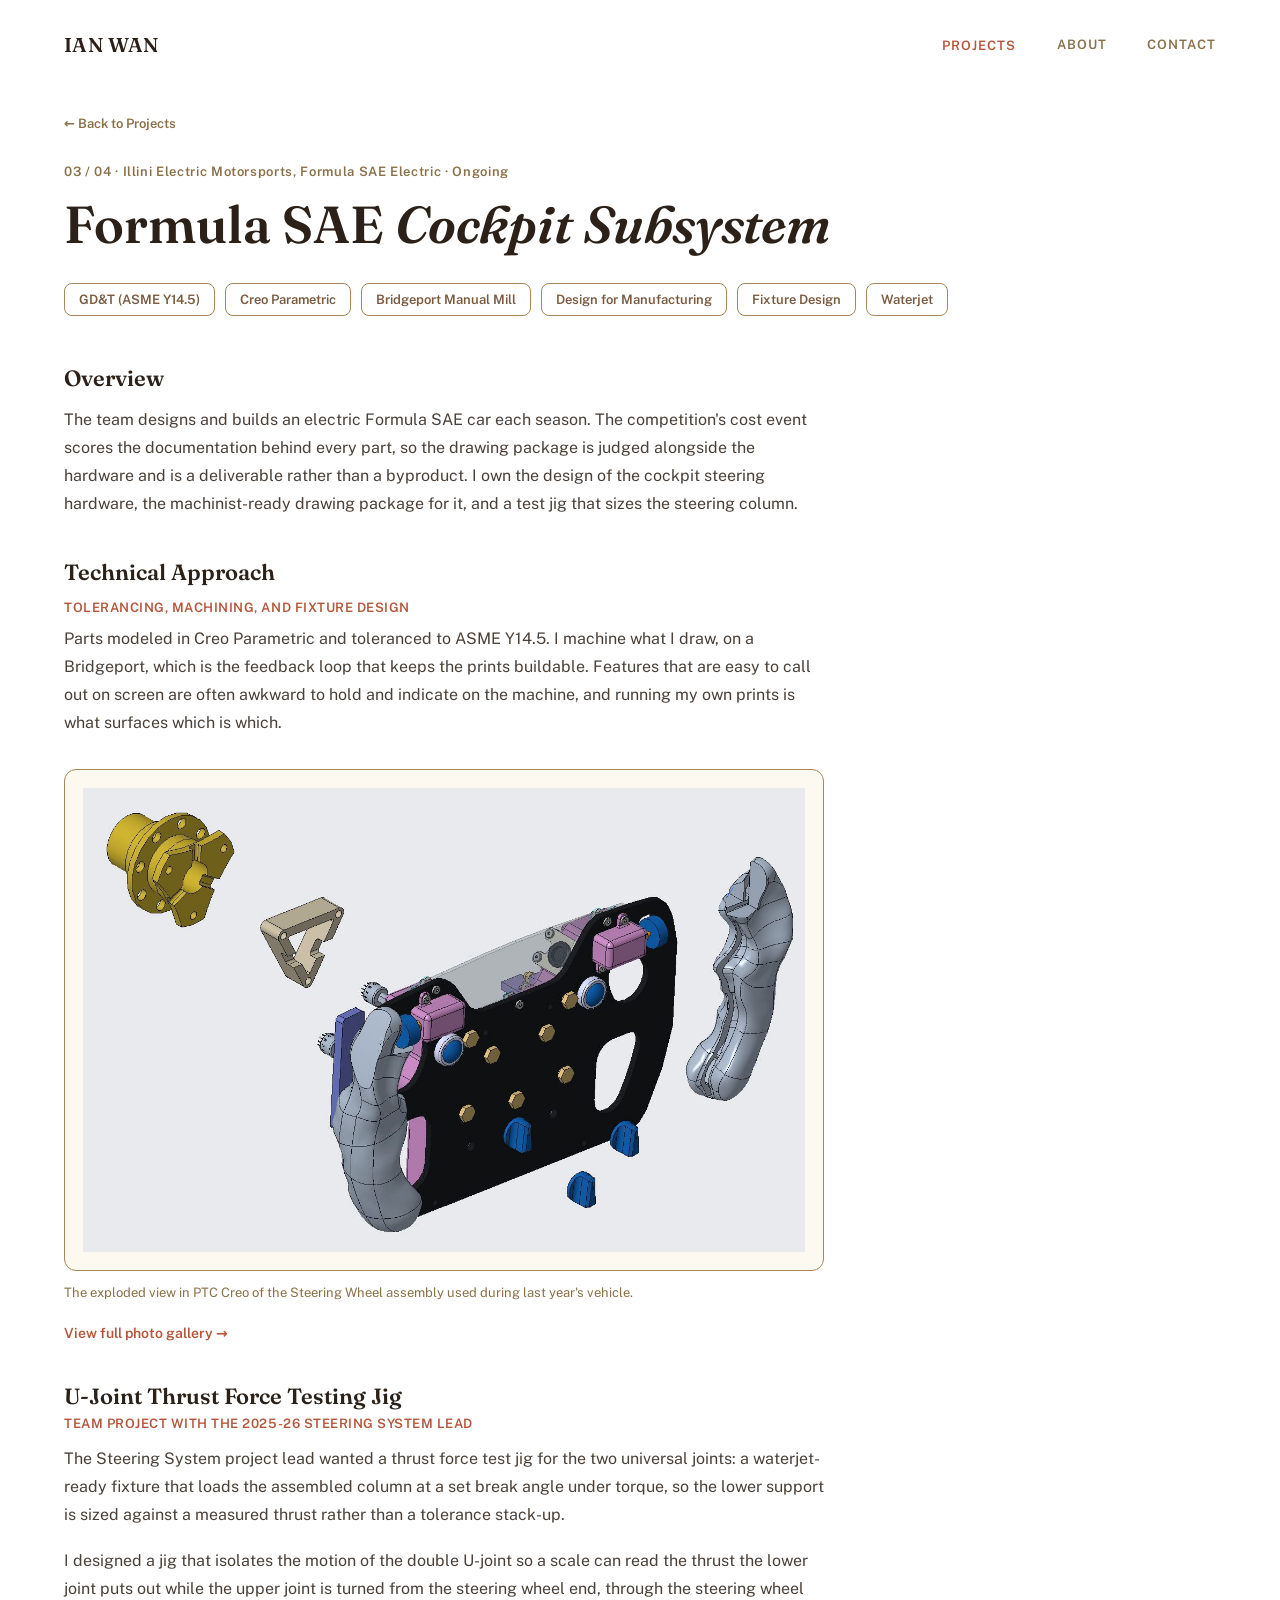
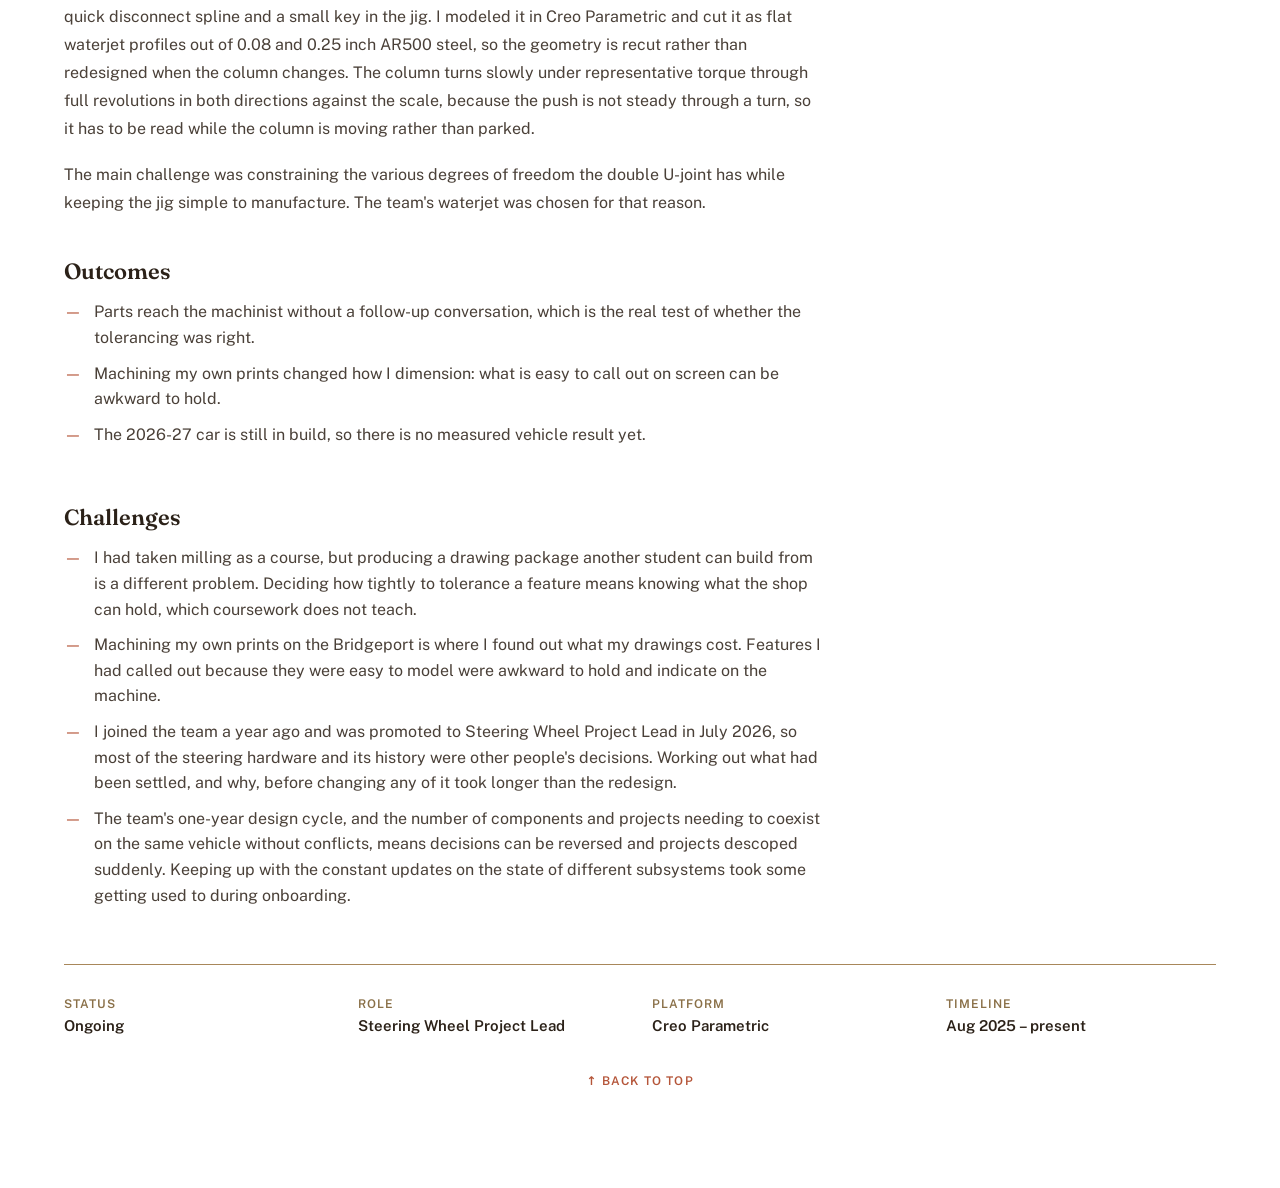
<file: projects/project-03.html>
<!doctype html>
<html lang="en">
<head>
<meta charset="utf-8">
<meta name="viewport" content="width=device-width, initial-scale=1">
<title>Formula SAE Cockpit Subsystem — Ian Wan</title>
<meta name="description" content="Cockpit steering hardware for an electric Formula SAE car: a machinist-ready drawing package to ASME Y14.5, Bridgeport mill work, and a waterjet-cut jig that replaces a repeat physical test.">
<link rel="canonical" href="https://wan-ian.github.io/IanWanPortfolio/projects/project-03.html">
<link rel="icon" href="../favicon.svg" type="image/svg+xml">
<link rel="preconnect" href="https://fonts.googleapis.com">
<link rel="preconnect" href="https://fonts.gstatic.com" crossorigin>
<link rel="stylesheet" href="https://fonts.googleapis.com/css2?family=Fraunces:opsz,wght@9..144,500;9..144,600&amp;family=Public+Sans:wght@400;500;600&amp;display=swap">
<link rel="stylesheet" href="../assets/css/style.css">
<noscript><style>#site-loader{display:none}</style></noscript>
</head>
<body>

<a class="iw-skip" href="#main">Skip to content</a>

<div id="site-loader" aria-hidden="true">
  <svg viewBox="0 0 24 24" fill="none" stroke="currentColor" stroke-width="2" stroke-linecap="round" stroke-linejoin="round" focusable="false">
    <path d="M12 15a3 3 0 1 0 0-6 3 3 0 0 0 0 6Z"></path>
    <path d="M19.4 13.5c.06-.49.1-.99.1-1.5s-.04-1.01-.1-1.5l1.9-1.48a.76.76 0 0 0 .18-.96l-1.8-3.12a.76.76 0 0 0-.92-.33l-2.24.9a7.4 7.4 0 0 0-1.3-.75l-.34-2.38A.75.75 0 0 0 14.1 2h-3.6a.75.75 0 0 0-.74.65l-.34 2.38c-.47.2-.9.45-1.3.75l-2.24-.9a.76.76 0 0 0-.92.33L2.86 8.33a.76.76 0 0 0 .18.96L4.94 10.77c-.06.49-.1.99-.1 1.5s.04 1.01.1 1.5l-1.9 1.48a.76.76 0 0 0-.18.96l1.8 3.12c.19.33.59.47.92.33l2.24-.9c.4.3.83.55 1.3.75l.34 2.38c.06.36.37.65.74.65h3.6c.37 0 .68-.29.74-.65l.34-2.38c.47-.2.9-.45 1.3-.75l2.24.9c.33.14.73 0 .92-.33l1.8-3.12a.76.76 0 0 0-.18-.96L19.4 13.5Z"></path>
  </svg>
</div>

<div id="top">
  <header>
    <nav class="iw-nav" aria-label="Main">
      <a class="iw-logo" href="../index.html">IAN WAN</a>
      <div class="iw-nav-links">
        <div class="iw-nav-item">
          <button class="iw-nav-link" data-projects-trigger aria-expanded="false" aria-controls="projects-menu" aria-current="page">Projects</button>
          <div class="iw-dropdown" id="projects-menu" data-projects-dropdown>
            <a class="iw-dropdown-all" href="../projects.html">All projects</a>
            <div class="iw-dropdown-divider"></div>
            <a class="iw-dropdown-project" href="project-01.html">Oscillating-Wing Power Generator: Mechanism</a>
            <a class="iw-dropdown-gallery" href="gallery-01.html">Photo Gallery</a>
            <div class="iw-dropdown-divider"></div>
            <a class="iw-dropdown-project" href="project-02.html">Oscillating-Wing Power Generator: Closed-Loop Control &amp; Firmware</a>
            <div class="iw-dropdown-divider"></div>
            <a class="iw-dropdown-project" href="project-03.html">Formula SAE Cockpit Subsystem</a>
            <a class="iw-dropdown-gallery" href="gallery-03.html">Photo Gallery</a>
            <div class="iw-dropdown-divider"></div>
            <a class="iw-dropdown-project" href="project-04.html">Applications of Compliant Mechanisms Study</a>
            <a class="iw-dropdown-gallery" href="gallery-04.html">Photo Gallery</a>
          </div>
        </div>
        <a class="iw-nav-link" href="../about.html">About</a>
        <a class="iw-nav-link" href="../contact.html">Contact</a>
      </div>
    </nav>
  </header>

  <main id="main" class="iw-page" style="padding-top: 24px; padding-bottom: 60px;">

    <a href="../projects.html" style="font-size: 13px; font-weight: 600; color: var(--muted);"><span aria-hidden="true">&larr;</span> Back to Projects</a>

    <p style="margin: 32px 0 0 0; font-size: 13px; font-weight: 600; letter-spacing: 0.05em; color: var(--muted);">03 / 04 &middot; Illini Electric Motorsports, Formula SAE Electric &middot; Ongoing</p>

    <h1 class="serif iw-h1" style="--h1max: 52px; margin: 16px 0 28px 0; font-weight: 600; line-height: 1.15; color: var(--ink); max-width: 820px;">Formula SAE <em>Cockpit Subsystem</em></h1>

    <ul style="display: flex; flex-wrap: wrap; gap: 10px; margin: 0 0 48px 0; padding: 0; list-style: none;">
      <li class="iw-skill-chip">GD&amp;T (ASME Y14.5)</li>
      <li class="iw-skill-chip">Creo Parametric</li>
      <li class="iw-skill-chip">Bridgeport Manual Mill</li>
      <li class="iw-skill-chip">Design for Manufacturing</li>
      <li class="iw-skill-chip">Fixture Design</li>
      <li class="iw-skill-chip">Waterjet</li>
    </ul>

    <div style="max-width: 760px;">

      <h2 class="serif iw-section-head" style="margin-bottom: 14px;">Overview</h2>
      <p style="margin: 0 0 40px 0; font-size: 16px; line-height: 1.75;">The team designs and builds an electric Formula SAE car each season. The competition's cost event scores the documentation behind every part, so the drawing package is judged alongside the hardware and is a deliverable rather than a byproduct. I own the design of the cockpit steering hardware, the machinist-ready drawing package for it, and a test jig that sizes the steering column.</p>

      <h2 class="serif iw-section-head" style="margin-bottom: 14px;">Technical Approach</h2>
      <p style="font-size: 13px; font-weight: 600; letter-spacing: 0.04em; text-transform: uppercase; color: var(--accent); margin: 0 0 10px 0;">Tolerancing, machining, and fixture design</p>
      <p style="margin: 0 0 32px 0; font-size: 16px; line-height: 1.75;">Parts modeled in Creo Parametric and toleranced to ASME Y14.5. I machine what I draw, on a Bridgeport, which is the feedback loop that keeps the prints buildable. Features that are easy to call out on screen are often awkward to hold and indicate on the machine, and running my own prints is what surfaces which is which.</p>

      <figure style="margin: 0 0 20px 0;">
        <div class="iw-media iw-media-cover">
          <img src="../assets/img/project-03-cover.jpg" alt="Exploded CAD view of a Formula SAE steering wheel assembly showing the hub, grips, paddle shifters and fasteners separated along their assembly axes" width="1346" height="866" loading="lazy" decoding="async">
        </div>
        <figcaption class="iw-caption">The exploded view in PTC Creo of the Steering Wheel assembly used during last year's vehicle.</figcaption>
      </figure>

      <p style="margin: 0 0 40px 0;"><a href="gallery-03.html" style="font-size: 14px; font-weight: 600; color: var(--accent);">View full photo gallery <span aria-hidden="true">&rarr;</span></a></p>

      <h2 class="serif iw-section-head" style="margin-bottom: 6px;">U-Joint Thrust Force Testing Jig</h2>
      <p style="font-size: 13px; font-weight: 600; letter-spacing: 0.04em; text-transform: uppercase; color: var(--accent); margin: 0 0 14px 0;">Team project with the 2025-26 Steering System lead</p>
      <p style="margin: 0 0 18px 0; font-size: 16px; line-height: 1.75;">The Steering System project lead wanted a thrust force test jig for the two universal joints: a waterjet-ready fixture that loads the assembled column at a set break angle under torque, so the lower support is sized against a measured thrust rather than a tolerance stack-up.</p>
      <p style="margin: 0 0 18px 0; font-size: 16px; line-height: 1.75;">I designed a jig that isolates the motion of the double U-joint so a scale can read the thrust the lower joint puts out while the upper joint is turned from the steering wheel end, through the steering wheel quick disconnect spline and a small key in the jig. I modeled it in Creo Parametric and cut it as flat waterjet profiles out of 0.08 and 0.25 inch AR500 steel, so the geometry is recut rather than redesigned when the column changes. The column turns slowly under representative torque through full revolutions in both directions against the scale, because the push is not steady through a turn, so it has to be read while the column is moving rather than parked.</p>
      <p style="margin: 0 0 18px 0; font-size: 16px; line-height: 1.75;">The main challenge was constraining the various degrees of freedom the double U-joint has while keeping the jig simple to manufacture. The team's waterjet was chosen for that reason.</p>
      <div style="margin-bottom: 40px;"></div>

      <h2 class="serif iw-section-head" style="margin-bottom: 14px;">Outcomes</h2>
      <ul class="iw-dash-list">
        <li>Parts reach the machinist without a follow-up conversation, which is the real test of whether the tolerancing was right.</li>
        <li>Machining my own prints changed how I dimension: what is easy to call out on screen can be awkward to hold.</li>
        <li>The 2026-27 car is still in build, so there is no measured vehicle result yet.</li>
      </ul>

      <h2 class="serif iw-section-head" style="margin-bottom: 14px;">Challenges</h2>
      <ul class="iw-dash-list">
        <li>I had taken milling as a course, but producing a drawing package another student can build from is a different problem. Deciding how tightly to tolerance a feature means knowing what the shop can hold, which coursework does not teach.</li>
        <li>Machining my own prints on the Bridgeport is where I found out what my drawings cost. Features I had called out because they were easy to model were awkward to hold and indicate on the machine.</li>
        <li>I joined the team a year ago and was promoted to Steering Wheel Project Lead in July 2026, so most of the steering hardware and its history were other people's decisions. Working out what had been settled, and why, before changing any of it took longer than the redesign.</li>
        <li>The team's one-year design cycle, and the number of components and projects needing to coexist on the same vehicle without conflicts, means decisions can be reversed and projects descoped suddenly. Keeping up with the constant updates on the state of different subsystems took some getting used to during onboarding.</li>
      </ul>

    </div>

    <dl class="iw-meta-strip" style="border-top: 1px solid var(--border); padding-top: 32px; margin: 0;">
      <div>
        <dt style="font-size: 12px; font-weight: 600; letter-spacing: 0.08em; text-transform: uppercase; color: var(--muted);">Status</dt>
        <dd style="font-size: 15px; font-weight: 600; color: var(--ink); margin: 6px 0 0 0;">Ongoing</dd>
      </div>
      <div>
        <dt style="font-size: 12px; font-weight: 600; letter-spacing: 0.08em; text-transform: uppercase; color: var(--muted);">Role</dt>
        <dd style="font-size: 15px; font-weight: 600; color: var(--ink); margin: 6px 0 0 0;">Steering Wheel Project Lead</dd>
      </div>
      <div>
        <dt style="font-size: 12px; font-weight: 600; letter-spacing: 0.08em; text-transform: uppercase; color: var(--muted);">Platform</dt>
        <dd style="font-size: 15px; font-weight: 600; color: var(--ink); margin: 6px 0 0 0;">Creo Parametric</dd>
      </div>
      <div>
        <dt style="font-size: 12px; font-weight: 600; letter-spacing: 0.08em; text-transform: uppercase; color: var(--muted);">Timeline</dt>
        <dd style="font-size: 15px; font-weight: 600; color: var(--ink); margin: 6px 0 0 0;">Aug 2025 &ndash; present</dd>
      </div>
    </dl>

    <a href="#top" class="iw-back-to-top"><span aria-hidden="true">&uarr;</span> Back to top</a>

  </main>
</div>

<script src="../assets/js/site.js"></script>
</body>
</html>
</file>
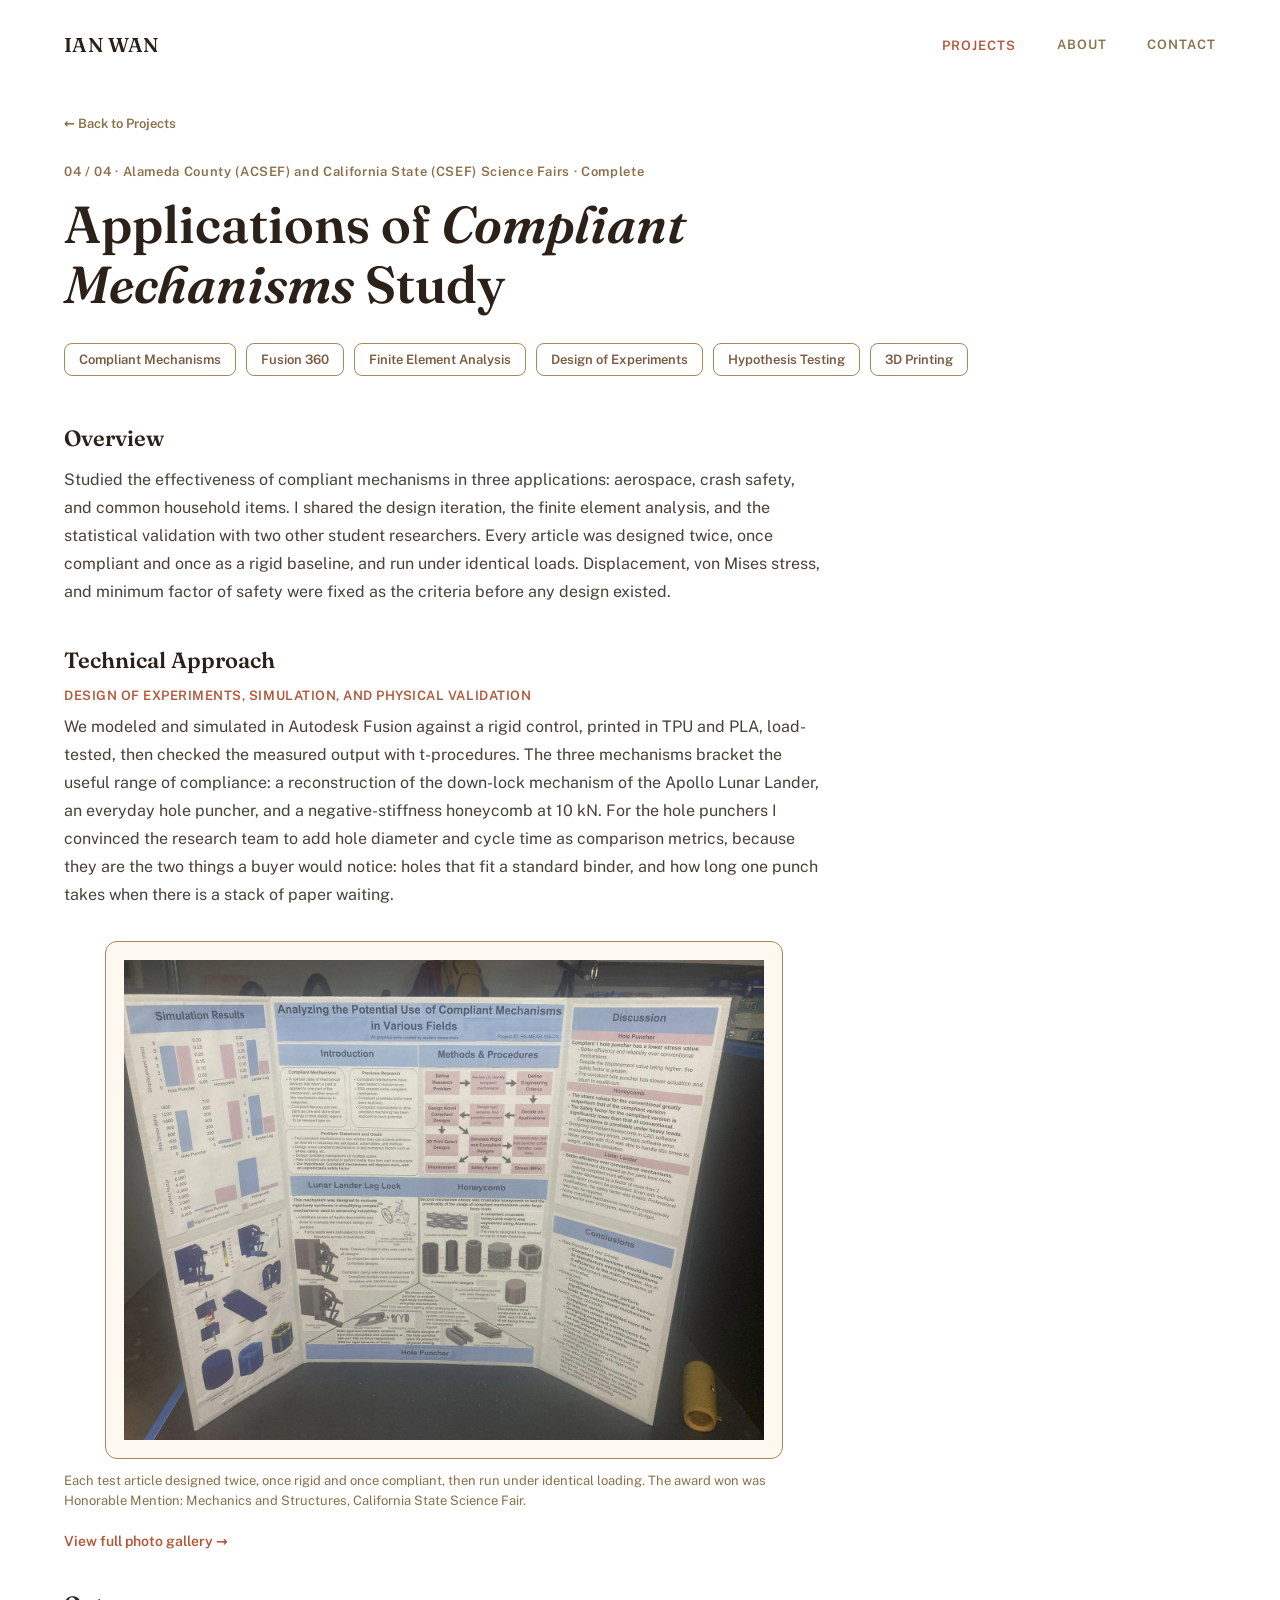
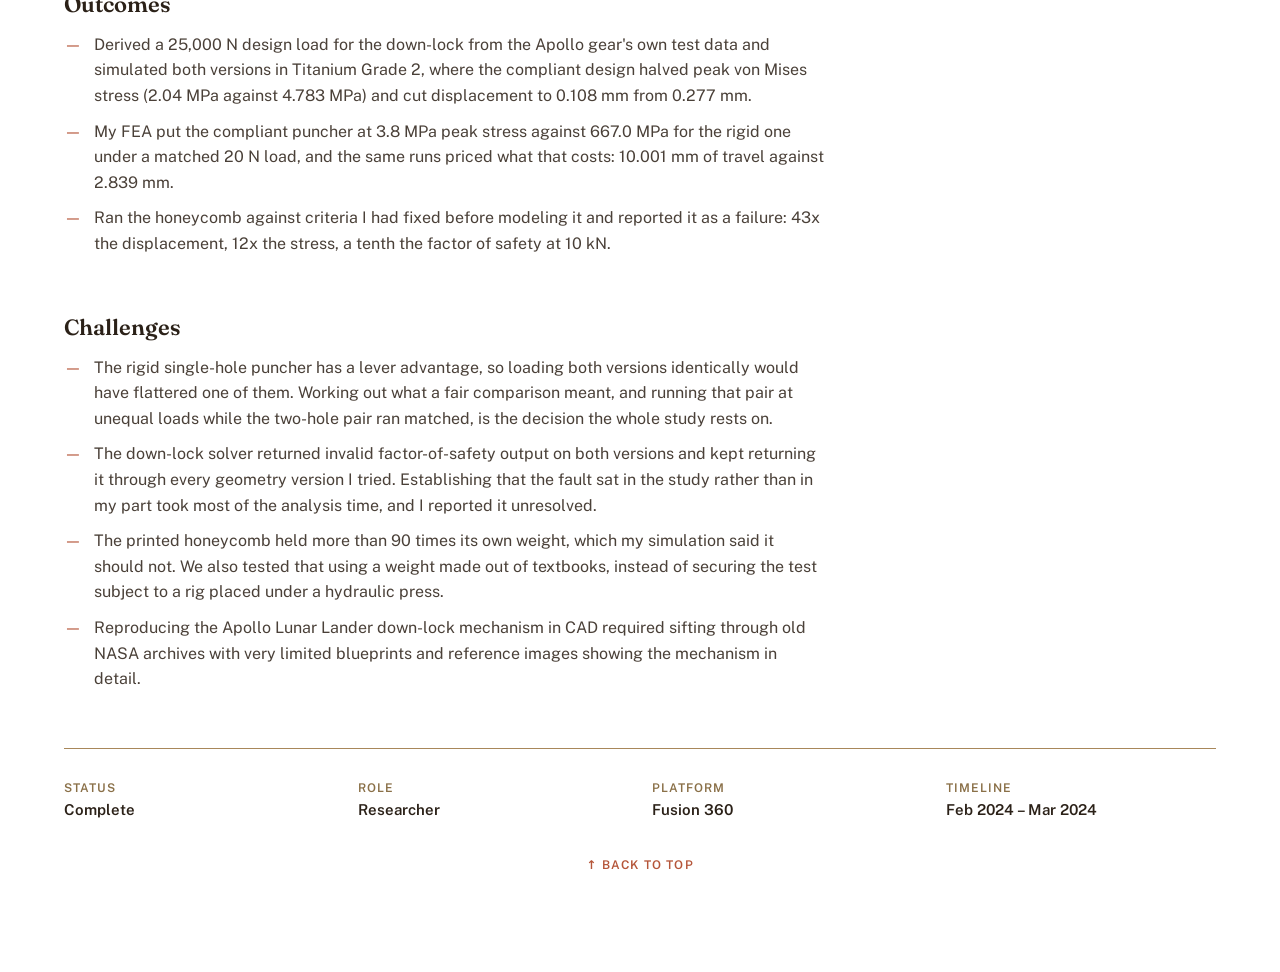
<file: projects/project-04.html>
<!doctype html>
<html lang="en">
<head>
<meta charset="utf-8">
<meta name="viewport" content="width=device-width, initial-scale=1">
<title>Applications of Compliant Mechanisms Study — Ian Wan</title>
<meta name="description" content="A controlled rigid-against-compliant study across aerospace, crash safety and household mechanisms: where compliant designs work, and where they fail.">
<link rel="canonical" href="https://wan-ian.github.io/IanWanPortfolio/projects/project-04.html">
<link rel="icon" href="../favicon.svg" type="image/svg+xml">
<link rel="preconnect" href="https://fonts.googleapis.com">
<link rel="preconnect" href="https://fonts.gstatic.com" crossorigin>
<link rel="stylesheet" href="https://fonts.googleapis.com/css2?family=Fraunces:opsz,wght@9..144,500;9..144,600&amp;family=Public+Sans:wght@400;500;600&amp;display=swap">
<link rel="stylesheet" href="../assets/css/style.css">
<noscript><style>#site-loader{display:none}</style></noscript>
</head>
<body>

<a class="iw-skip" href="#main">Skip to content</a>

<div id="site-loader" aria-hidden="true">
  <svg viewBox="0 0 24 24" fill="none" stroke="currentColor" stroke-width="2" stroke-linecap="round" stroke-linejoin="round" focusable="false">
    <path d="M12 15a3 3 0 1 0 0-6 3 3 0 0 0 0 6Z"></path>
    <path d="M19.4 13.5c.06-.49.1-.99.1-1.5s-.04-1.01-.1-1.5l1.9-1.48a.76.76 0 0 0 .18-.96l-1.8-3.12a.76.76 0 0 0-.92-.33l-2.24.9a7.4 7.4 0 0 0-1.3-.75l-.34-2.38A.75.75 0 0 0 14.1 2h-3.6a.75.75 0 0 0-.74.65l-.34 2.38c-.47.2-.9.45-1.3.75l-2.24-.9a.76.76 0 0 0-.92.33L2.86 8.33a.76.76 0 0 0 .18.96L4.94 10.77c-.06.49-.1.99-.1 1.5s.04 1.01.1 1.5l-1.9 1.48a.76.76 0 0 0-.18.96l1.8 3.12c.19.33.59.47.92.33l2.24-.9c.4.3.83.55 1.3.75l.34 2.38c.06.36.37.65.74.65h3.6c.37 0 .68-.29.74-.65l.34-2.38c.47-.2.9-.45 1.3-.75l2.24.9c.33.14.73 0 .92-.33l1.8-3.12a.76.76 0 0 0-.18-.96L19.4 13.5Z"></path>
  </svg>
</div>

<div id="top">
  <header>
    <nav class="iw-nav" aria-label="Main">
      <a class="iw-logo" href="../index.html">IAN WAN</a>
      <div class="iw-nav-links">
        <div class="iw-nav-item">
          <button class="iw-nav-link" data-projects-trigger aria-expanded="false" aria-controls="projects-menu" aria-current="page">Projects</button>
          <div class="iw-dropdown" id="projects-menu" data-projects-dropdown>
            <a class="iw-dropdown-all" href="../projects.html">All projects</a>
            <div class="iw-dropdown-divider"></div>
            <a class="iw-dropdown-project" href="project-01.html">Oscillating-Wing Power Generator: Mechanism</a>
            <a class="iw-dropdown-gallery" href="gallery-01.html">Photo Gallery</a>
            <div class="iw-dropdown-divider"></div>
            <a class="iw-dropdown-project" href="project-02.html">Oscillating-Wing Power Generator: Closed-Loop Control &amp; Firmware</a>
            <div class="iw-dropdown-divider"></div>
            <a class="iw-dropdown-project" href="project-03.html">Formula SAE Cockpit Subsystem</a>
            <a class="iw-dropdown-gallery" href="gallery-03.html">Photo Gallery</a>
            <div class="iw-dropdown-divider"></div>
            <a class="iw-dropdown-project" href="project-04.html">Applications of Compliant Mechanisms Study</a>
            <a class="iw-dropdown-gallery" href="gallery-04.html">Photo Gallery</a>
          </div>
        </div>
        <a class="iw-nav-link" href="../about.html">About</a>
        <a class="iw-nav-link" href="../contact.html">Contact</a>
      </div>
    </nav>
  </header>

  <main id="main" class="iw-page" style="padding-top: 24px; padding-bottom: 60px;">

    <a href="../projects.html" style="font-size: 13px; font-weight: 600; color: var(--muted);"><span aria-hidden="true">&larr;</span> Back to Projects</a>

    <p style="margin: 32px 0 0 0; font-size: 13px; font-weight: 600; letter-spacing: 0.05em; color: var(--muted);">04 / 04 &middot; Alameda County (ACSEF) and California State (CSEF) Science Fairs &middot; Complete</p>

    <h1 class="serif iw-h1" style="--h1max: 52px; margin: 16px 0 28px 0; font-weight: 600; line-height: 1.15; color: var(--ink); max-width: 820px;">Applications of <em>Compliant Mechanisms</em> Study</h1>

    <ul style="display: flex; flex-wrap: wrap; gap: 10px; margin: 0 0 48px 0; padding: 0; list-style: none;">
      <li class="iw-skill-chip">Compliant Mechanisms</li>
      <li class="iw-skill-chip">Fusion 360</li>
      <li class="iw-skill-chip">Finite Element Analysis</li>
      <li class="iw-skill-chip">Design of Experiments</li>
      <li class="iw-skill-chip">Hypothesis Testing</li>
      <li class="iw-skill-chip">3D Printing</li>
    </ul>

    <div style="max-width: 760px;">

      <h2 class="serif iw-section-head" style="margin-bottom: 14px;">Overview</h2>
      <p style="margin: 0 0 40px 0; font-size: 16px; line-height: 1.75;">Studied the effectiveness of compliant mechanisms in three applications: aerospace, crash safety, and common household items. I shared the design iteration, the finite element analysis, and the statistical validation with two other student researchers. Every article was designed twice, once compliant and once as a rigid baseline, and run under identical loads. Displacement, von Mises stress, and minimum factor of safety were fixed as the criteria before any design existed.</p>

      <h2 class="serif iw-section-head" style="margin-bottom: 14px;">Technical Approach</h2>
      <p style="font-size: 13px; font-weight: 600; letter-spacing: 0.04em; text-transform: uppercase; color: var(--accent); margin: 0 0 10px 0;">Design of experiments, simulation, and physical validation</p>
      <p style="margin: 0 0 32px 0; font-size: 16px; line-height: 1.75;">We modeled and simulated in Autodesk Fusion against a rigid control, printed in TPU and PLA, load-tested, then checked the measured output with t-procedures. The three mechanisms bracket the useful range of compliance: a reconstruction of the down-lock mechanism of the Apollo Lunar Lander, an everyday hole puncher, and a negative-stiffness honeycomb at 10 kN. For the hole punchers I convinced the research team to add hole diameter and cycle time as comparison metrics, because they are the two things a buyer would notice: holes that fit a standard binder, and how long one punch takes when there is a stack of paper waiting.</p>

      <figure style="margin: 0 0 20px 0;">
        <div class="iw-media iw-media-cover">
          <img src="../assets/img/project-04-cover.jpg" alt="Science fair tri-fold display board showing simulation results, methods and discussion panels for the compliant mechanisms study" width="1600" height="1200" loading="lazy" decoding="async">
        </div>
        <figcaption class="iw-caption">Each test article designed twice, once rigid and once compliant, then run under identical loading. The award won was Honorable Mention: Mechanics and Structures, California State Science Fair.</figcaption>
      </figure>

      <p style="margin: 0 0 40px 0;"><a href="gallery-04.html" style="font-size: 14px; font-weight: 600; color: var(--accent);">View full photo gallery <span aria-hidden="true">&rarr;</span></a></p>

      <h2 class="serif iw-section-head" style="margin-bottom: 14px;">Outcomes</h2>
      <ul class="iw-dash-list">
        <li>Derived a 25,000 N design load for the down-lock from the Apollo gear's own test data and simulated both versions in Titanium Grade 2, where the compliant design halved peak von Mises stress (2.04 MPa against 4.783 MPa) and cut displacement to 0.108 mm from 0.277 mm.</li>
        <li>My FEA put the compliant puncher at 3.8 MPa peak stress against 667.0 MPa for the rigid one under a matched 20 N load, and the same runs priced what that costs: 10.001 mm of travel against 2.839 mm.</li>
        <li>Ran the honeycomb against criteria I had fixed before modeling it and reported it as a failure: 43x the displacement, 12x the stress, a tenth the factor of safety at 10 kN.</li>
      </ul>

      <h2 class="serif iw-section-head" style="margin-bottom: 14px;">Challenges</h2>
      <ul class="iw-dash-list">
        <li>The rigid single-hole puncher has a lever advantage, so loading both versions identically would have flattered one of them. Working out what a fair comparison meant, and running that pair at unequal loads while the two-hole pair ran matched, is the decision the whole study rests on.</li>
        <li>The down-lock solver returned invalid factor-of-safety output on both versions and kept returning it through every geometry version I tried. Establishing that the fault sat in the study rather than in my part took most of the analysis time, and I reported it unresolved.</li>
        <li>The printed honeycomb held more than 90 times its own weight, which my simulation said it should not. We also tested that using a weight made out of textbooks, instead of securing the test subject to a rig placed under a hydraulic press.</li>
        <li>Reproducing the Apollo Lunar Lander down-lock mechanism in CAD required sifting through old NASA archives with very limited blueprints and reference images showing the mechanism in detail.</li>
      </ul>

    </div>

    <dl class="iw-meta-strip" style="border-top: 1px solid var(--border); padding-top: 32px; margin: 0;">
      <div>
        <dt style="font-size: 12px; font-weight: 600; letter-spacing: 0.08em; text-transform: uppercase; color: var(--muted);">Status</dt>
        <dd style="font-size: 15px; font-weight: 600; color: var(--ink); margin: 6px 0 0 0;">Complete</dd>
      </div>
      <div>
        <dt style="font-size: 12px; font-weight: 600; letter-spacing: 0.08em; text-transform: uppercase; color: var(--muted);">Role</dt>
        <dd style="font-size: 15px; font-weight: 600; color: var(--ink); margin: 6px 0 0 0;">Researcher</dd>
      </div>
      <div>
        <dt style="font-size: 12px; font-weight: 600; letter-spacing: 0.08em; text-transform: uppercase; color: var(--muted);">Platform</dt>
        <dd style="font-size: 15px; font-weight: 600; color: var(--ink); margin: 6px 0 0 0;">Fusion 360</dd>
      </div>
      <div>
        <dt style="font-size: 12px; font-weight: 600; letter-spacing: 0.08em; text-transform: uppercase; color: var(--muted);">Timeline</dt>
        <dd style="font-size: 15px; font-weight: 600; color: var(--ink); margin: 6px 0 0 0;">Feb 2024 &ndash; Mar 2024</dd>
      </div>
    </dl>

    <a href="#top" class="iw-back-to-top"><span aria-hidden="true">&uarr;</span> Back to top</a>

  </main>
</div>

<script src="../assets/js/site.js"></script>
</body>
</html>
</file>
<file: assets/css/style.css>
/* Ian Wan Portfolio — shared styles
   Earthy minimal palette: white background, terracotta accent, tan borders */

:root {
  --accent: #B5563A;
  --ink: #2B2118;
  --body-text: #4A4038;
  --muted: #8A7048;
  --border: #A8875A;       /* 3.34:1 on white — meets WCAG 1.4.11 for UI boundaries */
  --border-soft: #D8C2A0;  /* decorative only: the oversized circles, never a real edge */
  --tag-bg: #E4D2AE;
  --tag-text: #6B4E36;     /* 5.10:1 on --tag-bg */
  --white: #FFFFFF;
  --cream: #FDF9F0;
}

* { box-sizing: border-box; }

html { scroll-behavior: smooth; }

body {
  margin: 0;
  font-family: 'Public Sans', system-ui, -apple-system, sans-serif;
  color: var(--body-text);
  background: var(--white);
}

a { text-decoration: none; color: inherit; }

img { max-width: 100%; display: block; }

.serif { font-family: 'Fraunces', Georgia, serif; }

/* ---------- Focus visibility ---------- */

:focus-visible {
  outline: 2px solid var(--accent);
  outline-offset: 3px;
  border-radius: 4px;
}

.iw-skip {
  position: absolute;
  left: -9999px;
  top: 0;
  z-index: 10001;
  background: var(--accent);
  color: var(--cream);
  padding: 12px 20px;
  font-size: 14px;
  font-weight: 600;
  border-radius: 0 0 8px 0;
}

.iw-skip:focus {
  left: 0;
}

.iw-sr-only {
  position: absolute;
  width: 1px;
  height: 1px;
  padding: 0;
  margin: -1px;
  overflow: hidden;
  clip: rect(0, 0, 0, 0);
  white-space: nowrap;
  border: 0;
}

/* ---------- Loading spinner ---------- */

#site-loader {
  position: fixed;
  inset: 0;
  z-index: 9999;
  background: var(--white);
  display: flex;
  align-items: center;
  justify-content: center;
  transition: opacity 0.35s ease, visibility 0.35s ease;
}

#site-loader.is-hidden {
  opacity: 0;
  visibility: hidden;
  pointer-events: none;
}

#site-loader svg {
  width: 56px;
  height: 56px;
  color: var(--accent);
  animation: iw-spin 1s linear infinite;
}

@keyframes iw-spin {
  from { transform: rotate(0deg); }
  to { transform: rotate(360deg); }
}

/* ---------- Gear cursor ----------
   The gear REPLACES the pointer and tracks it 1:1 on every frame, so there is
   always a visible cursor on screen, including when the mouse is completely
   still. The fading ghosts trailing it are decoration layered on top of that.

   `cursor: none` is applied by script (html.iw-gear-cursor), never from this
   file, so a blocked or failed script leaves the native pointer untouched. */

html.iw-gear-cursor,
html.iw-gear-cursor * { cursor: none !important; }

.iw-cursor,
.iw-cursor-ghost {
  position: fixed;
  top: 0;
  left: 0;
  pointer-events: none;
  color: var(--accent);
  will-change: transform;
}

.iw-cursor svg,
.iw-cursor-ghost svg { width: 100%; height: 100%; display: block; }

.iw-cursor {
  width: 26px;
  height: 26px;
  margin: -13px 0 0 -13px;
  z-index: 10000;
  filter: drop-shadow(0 0 1px rgba(255, 255, 255, 0.95))
          drop-shadow(0 1px 2px rgba(43, 33, 24, 0.35));
  transition: width 120ms ease, height 120ms ease, margin 120ms ease;
}

/* Over a link or button the gear grows, which is the affordance the native
   pointer-hand would otherwise have given. */
.iw-cursor.is-over-link {
  width: 36px;
  height: 36px;
  margin: -18px 0 0 -18px;
}

.iw-cursor.is-hidden { opacity: 0; }

.iw-cursor-ghost {
  width: 20px;
  height: 20px;
  margin: -10px 0 0 -10px;
  z-index: 9998;
  opacity: 0.55;
  transition: opacity 420ms ease-out, transform 420ms ease-out;
}

/* Never on touch, and never when the visitor has asked for reduced motion or
   a forced colour scheme. The script checks the same conditions and simply
   does not start, so the native cursor stays. */
@media (hover: none), (pointer: coarse), (prefers-reduced-motion: reduce), (forced-colors: active) {
  .iw-cursor,
  .iw-cursor-ghost { display: none !important; }
  html.iw-gear-cursor,
  html.iw-gear-cursor * { cursor: auto !important; }
}

@media (prefers-reduced-motion: reduce) {
  html { scroll-behavior: auto; }
  #site-loader svg { animation: none; }
  *, *::before, *::after {
    animation-duration: 0.001ms !important;
    animation-iteration-count: 1 !important;
    transition-duration: 0.001ms !important;
  }
}

/* ---------- Layout shell ---------- */

.iw-page {
  width: 100%;
  max-width: 1280px;
  margin: 0 auto;
  padding: 0 64px;
}

@media (max-width: 900px) {
  .iw-page { padding: 0 24px; }
}

@media (max-width: 400px) {
  .iw-page { padding: 0 16px; }
}

/* ---------- Fluid headings ----------
   --h1max is set per page so each page keeps its original desktop size
   while still shrinking on small screens. */

.iw-display {
  font-size: clamp(40px, 13vw, var(--h1max, 84px));
  overflow-wrap: break-word;
}

.iw-h1 {
  font-size: clamp(28px, 7vw, var(--h1max, 48px));
  overflow-wrap: break-word;
}

/* ---------- Nav ---------- */

.iw-nav {
  display: flex;
  align-items: center;
  justify-content: space-between;
  padding: 32px 64px;
  position: relative;
  gap: 16px;
}

@media (max-width: 900px) {
  .iw-nav { padding: 24px; flex-wrap: wrap; }
}

@media (max-width: 400px) {
  .iw-nav { padding: 20px 16px; }
}

.iw-logo {
  font-family: 'Fraunces', Georgia, serif;
  font-weight: 600;
  font-size: 20px;
  letter-spacing: 0.02em;
  color: var(--ink);
}

.iw-nav-links {
  display: flex;
  gap: 40px;
  align-items: center;
}

@media (max-width: 480px) {
  .iw-nav-links { gap: 22px; }
}

.iw-nav-link {
  font-size: 13px;
  font-weight: 600;
  letter-spacing: 0.08em;
  text-transform: uppercase;
  color: var(--muted);
  background: none;
  border: none;
  font-family: inherit;
  cursor: pointer;
  padding: 0;
}

.iw-nav-link:hover,
.iw-nav-link[aria-expanded="true"],
.iw-nav-link[aria-current="page"] {
  color: var(--accent);
}

/* Projects dropdown */

.iw-nav-item { position: relative; }

.iw-dropdown {
  position: absolute;
  top: calc(100% + 14px);
  left: 50%;
  transform: translateX(-50%);
  min-width: 340px;
  background: var(--white);
  border: 1px solid var(--border);
  border-radius: 14px;
  box-shadow: 0 18px 40px rgba(43, 33, 24, 0.12);
  padding: 10px;
  display: none;
  z-index: 40;
}

.iw-dropdown.is-open { display: block; }

/* Below ~760px a 340px menu centred on the trigger hangs off the left edge
   (measured -106px at 375px wide), and an ancestor overflow:hidden clips it.
   Pin it to the viewport instead. */
@media (max-width: 760px) {
  .iw-dropdown {
    position: fixed;
    top: 84px;
    left: 12px;
    right: 12px;
    min-width: 0;
    transform: none;
    max-height: calc(100vh - 100px);
    overflow-y: auto;
  }
}

.iw-dropdown-project {
  display: block;
  padding: 10px 14px;
  border-radius: 10px;
  font-family: 'Fraunces', Georgia, serif;
  font-weight: 600;
  font-size: 15px;
  color: var(--ink);
  transition: background 150ms ease, color 150ms ease;
}

.iw-dropdown-project:hover {
  background: var(--tag-bg);
  color: var(--accent);
}

.iw-dropdown-all {
  display: block;
  padding: 10px 14px;
  border-radius: 10px;
  font-size: 12px;
  font-weight: 700;
  letter-spacing: 0.08em;
  text-transform: uppercase;
  color: var(--accent);
}

.iw-dropdown-all:hover { background: var(--tag-bg); }

.iw-dropdown-gallery {
  display: block;
  padding: 6px 14px 12px 28px;
  font-size: 12px;
  font-weight: 600;
  letter-spacing: 0.04em;
  text-transform: uppercase;
  color: var(--muted);
}

.iw-dropdown-gallery:hover { color: var(--accent); }

.iw-dropdown-divider {
  height: 1px;
  background: var(--border-soft);
  margin: 4px 6px;
}

/* ---------- Buttons ---------- */

.iw-btn {
  display: inline-flex;
  align-items: center;
  justify-content: center;
  gap: 10px;
  font-family: 'Public Sans', system-ui, sans-serif;
  font-size: 14px;
  font-weight: 600;
  padding: 14px 28px;
  border-radius: 999px;
  cursor: pointer;
  border: 1.5px solid transparent;
  transition: box-shadow 200ms ease, transform 150ms ease;
  max-width: 100%;
}

.iw-btn-solid {
  background: var(--accent);
  color: var(--cream);
}

.iw-btn-outline {
  background: transparent;
  color: var(--ink);
  border-color: var(--ink);
}

.iw-btn:hover {
  transform: translateY(-1px);
  box-shadow: 0 0 0 3px rgba(181, 86, 58, 0.18), 0 0 24px 4px rgba(181, 86, 58, 0.35);
}

/* Three buttons now sit on the Contact page. Below ~560px the full padding
   leaves them just wide enough to break onto three separate rows, so trim it
   a little earlier and they pair up two-and-one instead. */
@media (max-width: 560px) {
  .iw-btn { padding: 13px 20px; font-size: 13px; gap: 8px; }
}

/* ---------- Project title hover glow ---------- */

.iw-project-title {
  transition: text-shadow 200ms ease, color 200ms ease;
}

.iw-project-title:hover {
  text-shadow: 0 0 18px rgba(181, 86, 58, 0.55);
}

/* ---------- Responsive grids ----------
   Each of these previously kept its desktop column count at every width,
   which pushed about.html to 410px of scrollWidth in a 375px viewport. */

.iw-grid-3 {
  display: grid;
  grid-template-columns: repeat(3, minmax(0, 1fr));
  gap: 20px;
}

.iw-grid-4 {
  display: grid;
  grid-template-columns: repeat(4, minmax(0, 1fr));
  gap: 20px;
}

.iw-grid-gallery {
  display: grid;
  grid-template-columns: repeat(2, minmax(0, 1fr));
  gap: 44px 40px;
  align-items: start;   /* cards keep their own height; no stretching */
}

.iw-meta-strip {
  display: grid;
  grid-template-columns: repeat(4, minmax(0, 1fr));
  gap: 24px;
}

@media (max-width: 900px) {
  .iw-grid-3,
  .iw-grid-4,
  .iw-meta-strip { grid-template-columns: repeat(2, minmax(0, 1fr)); }
}

@media (max-width: 600px) {
  .iw-grid-3,
  .iw-grid-4,
  .iw-grid-gallery { grid-template-columns: 1fr; }
  .iw-grid-gallery { gap: 32px; }
}

/* ---------- Media ----------
   NOTHING HERE CROPS. Every image on the site is shown whole: photographs, CAD
   views, drawings, schematics, FEA plots and screenshots alike. There is no
   `object-fit: cover` and no forced `aspect-ratio` anywhere.

   Each image sits centred in a card and is capped by height, so rows stay
   roughly even without a single pixel being cut off any edge. If a source is
   portrait, it renders narrow inside its card rather than being trimmed to fit
   the column. */

.iw-media {
  border: 1px solid var(--border);
  border-radius: 12px;
  background: var(--cream);   /* a visible mat, so a portrait in a wide cell
                                 reads as a mounted print rather than a gap */
  padding: 18px;
  display: flex;
  align-items: center;
  justify-content: center;
}

.iw-media img {
  width: auto;
  height: auto;
  max-width: 100%;
  max-height: 440px;
}

/* Items spanning the full grid width, and project covers, can afford to be a
   little taller. Still no crop — only the cap changes. */
.iw-media-wide img { max-height: 540px; }

.iw-media-cover {
  max-width: fit-content;   /* the card hugs the image instead of leaving a
                               wide empty mat around a portrait cover */
  margin: 0 auto;
}

.iw-media-cover img { max-height: 480px; }

@media (max-width: 600px) {
  .iw-media { padding: 10px; }
  .iw-media img,
  .iw-media-wide img,
  .iw-media-cover img { max-height: 380px; }
}

/* The one circular frame on the site. The source is 650x642, so the circle
   trims about 8px of width; that is the avatar shape from the mockup rather
   than a content crop. Swap to a square frame if you want it untouched. */
.iw-headshot {
  width: min(325px, 100%);
  aspect-ratio: 1;
  height: auto;
  border-radius: 50%;
  object-fit: cover;
  border: 6px solid var(--cream);
  box-shadow: 0 0 0 2px var(--border);
}

.iw-caption {
  font-size: 13px;
  line-height: 1.55;
  color: var(--muted);
  margin-top: 12px;
}

/* ---------- Misc shared ---------- */

.iw-tag {
  font-size: 12px;
  font-weight: 500;
  color: var(--tag-text);
  background: var(--tag-bg);
  border: 1px solid var(--border);
  border-radius: 999px;
  padding: 6px 12px;
}

.iw-skill-chip {
  font-size: 13px;
  font-weight: 600;
  color: #7A5A3F;
  border: 1px solid var(--border);
  border-radius: 8px;
  padding: 8px 14px;
}

.iw-badge {
  font-size: 10px;
  font-weight: 700;
  letter-spacing: 0.06em;
  text-transform: uppercase;
  color: var(--tag-text);
  background: var(--tag-bg);
  border-radius: 999px;
  padding: 3px 9px;
  white-space: nowrap;
}

.iw-card {
  border: 1px solid var(--border);
  border-radius: 12px;
  padding: 20px;
}

.iw-note {
  font-size: 14px;
  font-weight: 600;
  color: var(--muted);
}

.iw-footer-note {
  font-size: 13px;
  color: #7A6A55; /* 5.22:1 on white */
}

.iw-back-to-top {
  display: block;
  text-align: center;
  padding: 40px 0;
  font-size: 12px;
  font-weight: 600;
  letter-spacing: 0.1em;
  text-transform: uppercase;
  color: var(--accent);
}

/* Dart bullets for the Core Skills cards. Drawn in CSS so the list itself can
   live in static HTML instead of being built by script at runtime. */

.iw-dart-list {
  list-style: none;
  margin: 0;
  padding: 0;
  display: flex;
  flex-direction: column;
  gap: 7px;
}

.iw-dart-list li {
  display: flex;
  align-items: center;
  gap: 9px;
  font-size: 13px;
  line-height: 1.4;
  color: var(--muted);
}

.iw-dart-list li::before {
  content: "";
  flex: 0 0 auto;
  width: 11px;
  height: 10px;
  background: url("data:image/svg+xml,%3Csvg xmlns='http://www.w3.org/2000/svg' width='11' height='10' viewBox='0 0 12 10'%3E%3Cpath d='M0.5,0.6 L11,5 L3.4,5 Z' fill='%23FFFFFF' stroke='%23B5563A' stroke-width='0.7' stroke-linejoin='round'/%3E%3Cpath d='M3.4,5 L11,5 L0.5,9.4 Z' fill='%23B5563A'/%3E%3C/svg%3E") no-repeat center / contain;
}

.iw-course-card {
  border: 1px solid var(--border);
  border-radius: 12px;
  padding: 18px;
  display: flex;
  flex-direction: column;
  gap: 8px;
}

.iw-dash-list {
  list-style: none;
  margin: 0 0 56px 0;
  padding: 0;
  display: flex;
  flex-direction: column;
  gap: 10px;
}

.iw-dash-list li {
  display: flex;
  gap: 12px;
  font-size: 16px;
  line-height: 1.6;
}

.iw-dash-list li::before {
  content: "\2014";
  color: var(--accent);
  flex: 0 0 auto;
}

/* ---------- Home hero + scroll cue ----------
   The hero is its own band so the decorative circles stay anchored to it
   rather than to the whole page. The cue below it is a real link to #work:
   before, it was an aria-hidden div on a page exactly one viewport tall, so
   it invited a scroll that had nowhere to go. */

.iw-hero {
  position: relative;
  overflow: hidden;
}

.iw-hero-ring,
.iw-hero-dot {
  position: absolute;
  border-radius: 50%;
  pointer-events: none;
}

/* The circles bleed off the right edge only. They used to hang below the hero
   too (bottom: -170px / -70px), which was invisible while the hero was a full
   viewport tall and the cut fell below the fold. Once the header moved out of
   the band the hero shrank to ~460px, and overflow: hidden started slicing
   both circles flat across the middle of the page. Anchoring them at bottom: 0
   keeps the arc closed; the horizontal bleed is what carries the composition. */

.iw-hero-ring {
  right: -130px;
  bottom: 0;
  width: 440px;
  height: 440px;
  border: 42px solid var(--border-soft);
}

.iw-hero-dot {
  right: -10px;
  bottom: 100px;
  width: 260px;
  height: 260px;
  background: var(--accent);
}

/* The full-size ring only clears the text column above about 1000px: the
   content needs 64px of gutter plus its 620px column, and the ring reaches
   310px in from the right edge. Below that the circles shrink and the hero
   gains a padding band below the buttons for them to sit in. An absolutely
   positioned child resolves bottom against the padding box, so that padding
   is what opens the clear space rather than pushing the circles down with it.
   The old breakpoint was 760px, which left the ring sitting on the paragraph
   between there and 1000px. */

@media (max-width: 1000px) {
  .iw-hero { padding-bottom: 160px; }
  .iw-hero-ring { right: -110px; bottom: 0; width: 230px; height: 230px; border-width: 26px; }
  .iw-hero-dot  { right: -30px;  bottom: 52px; width: 130px; height: 130px; }
}

@media (max-width: 400px) {
  .iw-hero { padding-bottom: 112px; }
  .iw-hero-ring { right: -85px; bottom: 0; width: 180px; height: 180px; border-width: 20px; }
  .iw-hero-dot  { right: -22px; bottom: 42px; width: 100px; height: 100px; }
}

/* ---------- Home: selected work ---------- */

.iw-home-work {
  list-style: none;
  margin: 28px 0 0 0;
  padding: 0;
}

.iw-home-work li {
  display: flex;
  gap: 28px;
  align-items: baseline;
  padding: 22px 0;
  border-top: 1px solid var(--border);
}

.iw-home-num {
  flex: 0 0 44px;
  font-family: 'Fraunces', Georgia, serif;
  font-weight: 600;
  font-size: 22px;
  color: var(--accent);
}

.iw-home-org {
  margin: 0;
  font-size: 12px;
  font-weight: 600;
  letter-spacing: 0.05em;
  text-transform: uppercase;
  color: var(--muted);
}

.iw-home-title {
  display: inline-block;
  margin: 6px 0 0 0;
  font-weight: 600;
  font-size: 21px;
  line-height: 1.25;
  color: var(--ink);
}

.iw-home-sum {
  margin: 8px 0 0 0;
  font-size: 15px;
  line-height: 1.6;
  max-width: 660px;
}

@media (max-width: 600px) {
  .iw-home-work li { gap: 16px; padding: 18px 0; }
  .iw-home-num { flex-basis: 32px; font-size: 18px; }
  .iw-home-title { font-size: 18px; }
}

.iw-section-head {
  font-weight: 600;
  font-size: 22px;
  color: var(--ink);
  margin: 0 0 8px 0;
}
</file>
